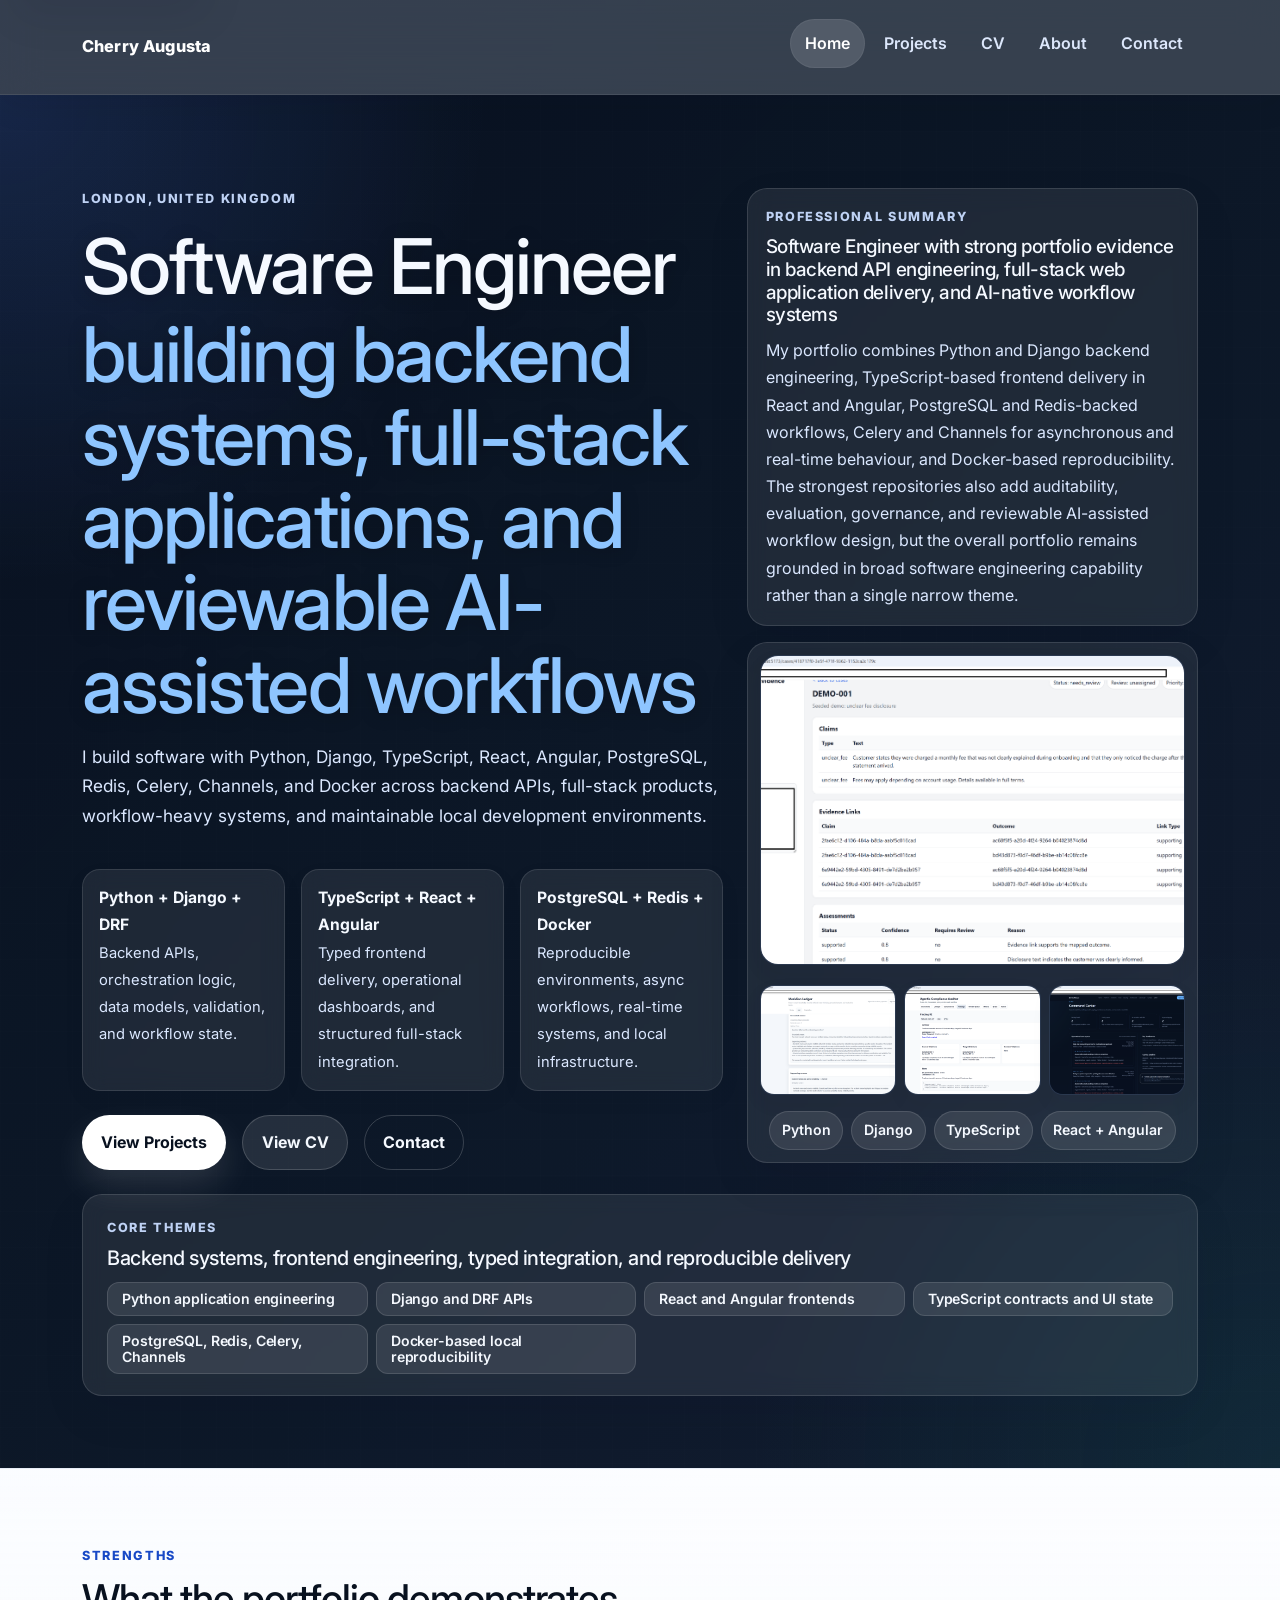
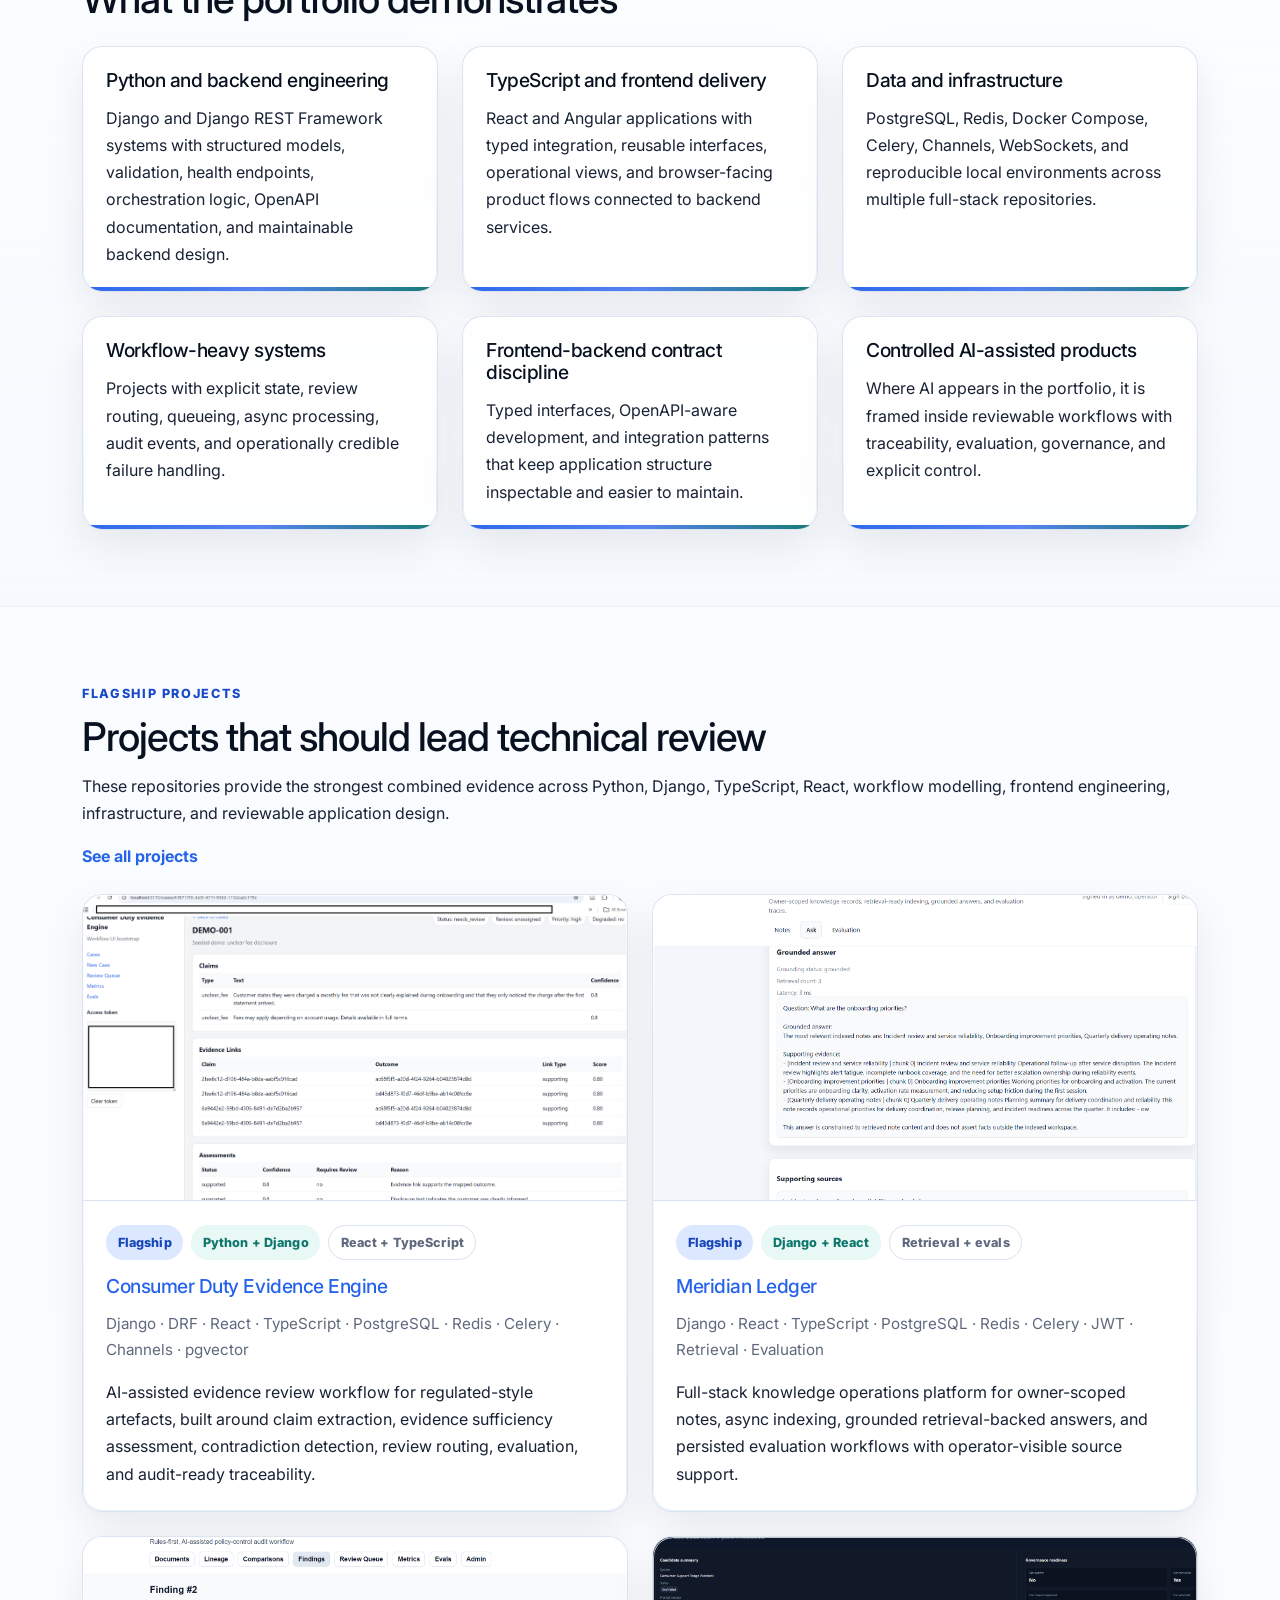
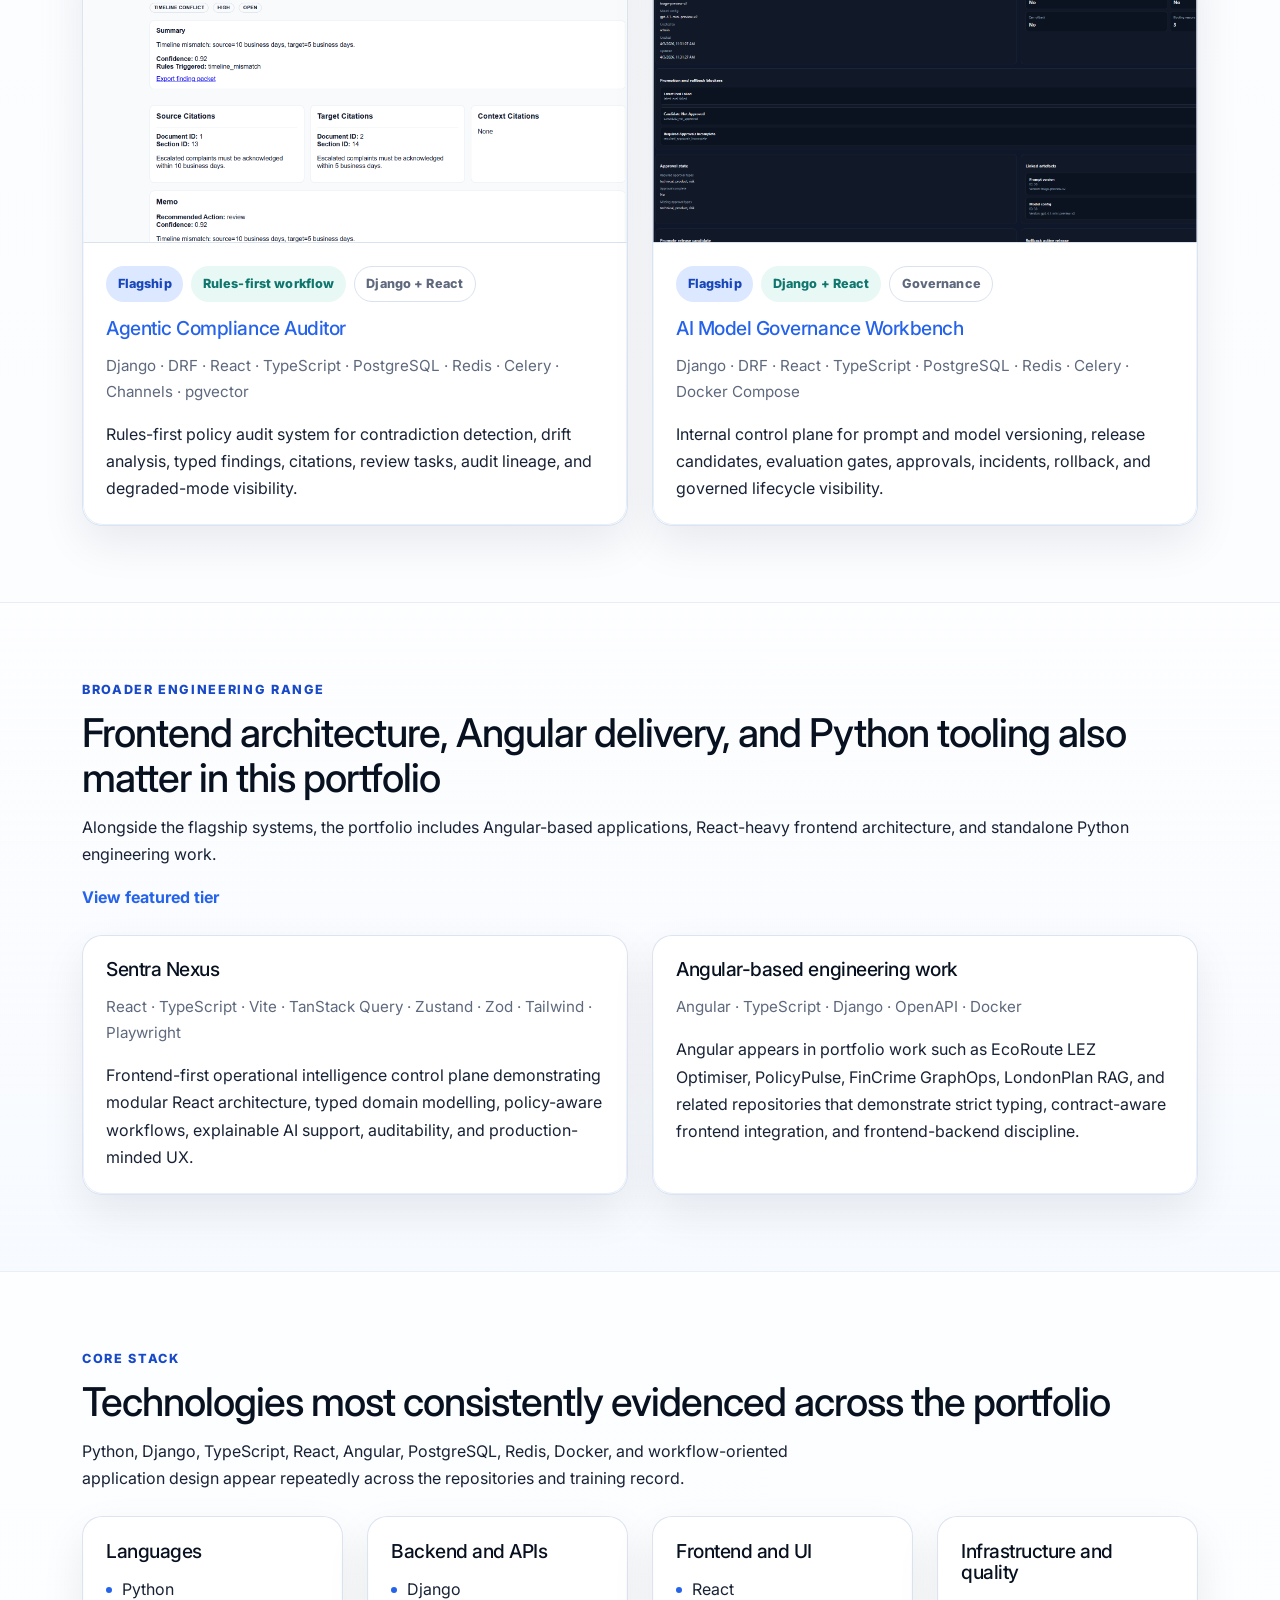
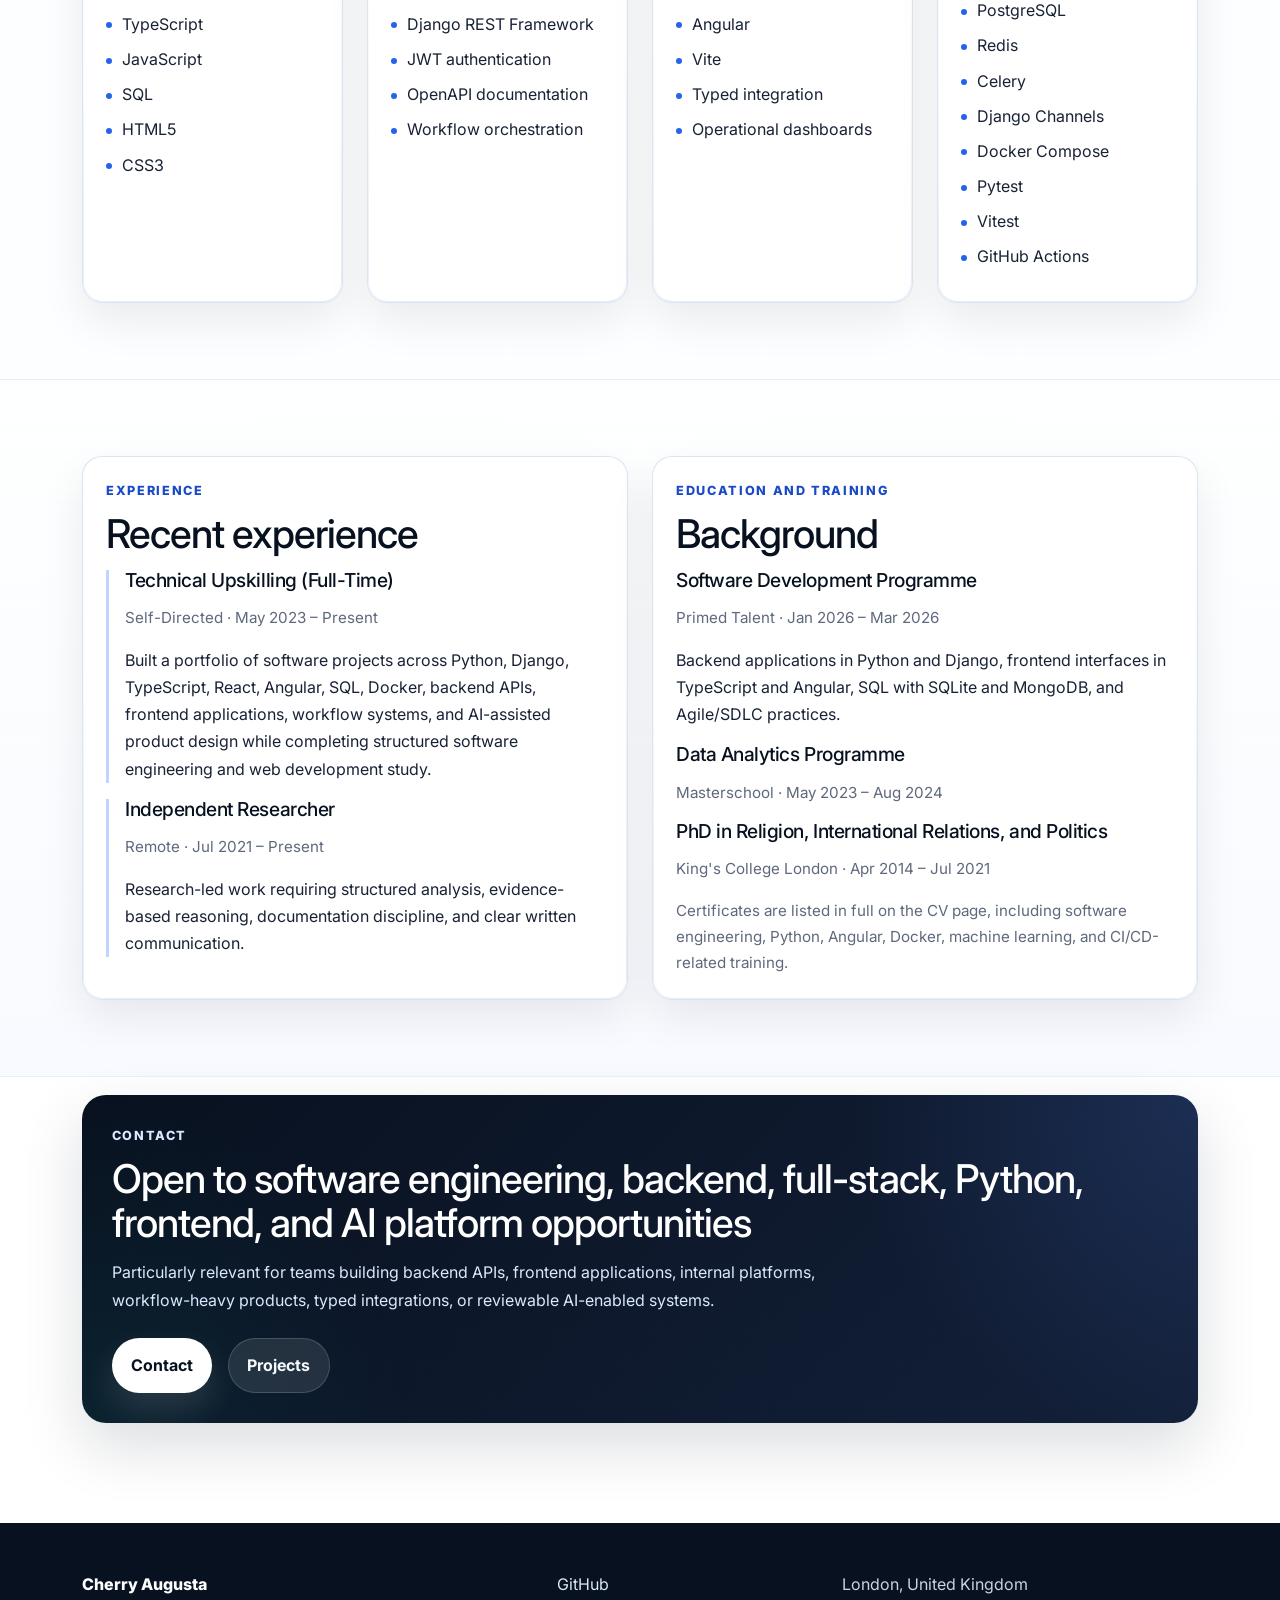
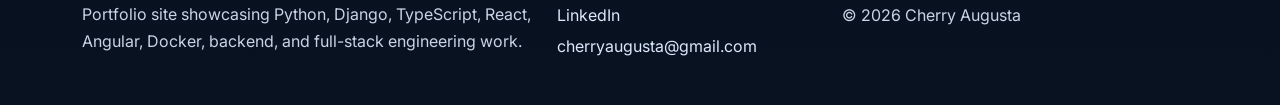
<file: index.html>
<!DOCTYPE html>
<html lang="en">
<head>
  <meta charset="utf-8">
  <meta name="viewport" content="width=device-width, initial-scale=1">
  <title>Cherry Augusta | Software Engineer | Python, Django, TypeScript, React, Angular, Docker</title>
  <meta name="description" content="Cherry Augusta is a London-based Software Engineer with portfolio work across Python, Django, TypeScript, React, Angular, PostgreSQL, Redis, Celery, Channels, Docker, backend APIs, full-stack web applications, and reviewable AI-assisted workflow systems.">
  <meta name="theme-color" content="#0b1220">
  <meta name="robots" content="index,follow">

  <meta property="og:title" content="Cherry Augusta | Software Engineer">
  <meta property="og:description" content="Python, Django, TypeScript, React, Angular, Docker, backend APIs, full-stack applications, and reviewable AI-assisted workflow systems.">
  <meta property="og:type" content="website">
  <meta property="og:url" content="https://cherryaugusta.github.io/developer-portfolio-profile">
  <meta property="og:image" content="https://cherryaugusta.github.io/developer-portfolio-profile/assets/og-preview.jpg">

  <meta name="twitter:card" content="summary_large_image">
  <meta name="twitter:title" content="Cherry Augusta | Software Engineer">
  <meta name="twitter:description" content="Python, Django, TypeScript, React, Angular, Docker, backend APIs, full-stack applications, and reviewable AI-assisted workflow systems.">
  <meta name="twitter:image" content="https://cherryaugusta.github.io/developer-portfolio-profile/assets/og-preview.jpg">

  <link rel="canonical" href="https://cherryaugusta.github.io/developer-portfolio-profile">
  <link rel="preconnect" href="https://fonts.googleapis.com">
  <link rel="preconnect" href="https://fonts.gstatic.com" crossorigin>
  <link href="https://fonts.googleapis.com/css2?family=Inter:wght@400;500;600;700;800;900&display=swap" rel="stylesheet">
  <link href="https://cdn.jsdelivr.net/npm/bootstrap@5.3.3/dist/css/bootstrap.min.css" rel="stylesheet" integrity="sha384-QWTKZyjpPEjISv5WaRU9OFeRpok6YctnYmDr5pNlyT2bRjXh0JMhjY6hW+ALEwIH" crossorigin="anonymous">
  <link rel="stylesheet" href="styles.css">
</head>
<body>

  <a class="ca-skip-link" href="#main-content">Skip to main content</a>

  <header class="ca-site-header sticky-top">
    <nav class="navbar navbar-expand-lg" aria-label="Primary">
      <div class="container ca-nav-container">
        <a class="navbar-brand ca-brand" href="index.html" aria-label="Cherry Augusta home">Cherry Augusta</a>

        <button class="navbar-toggler ca-nav-toggler" type="button"
          data-bs-toggle="collapse"
          data-bs-target="#primaryNav"
          aria-controls="primaryNav"
          aria-expanded="false"
          aria-label="Toggle navigation">
          <span class="ca-toggler-line"></span>
          <span class="ca-toggler-line"></span>
          <span class="ca-toggler-line"></span>
        </button>

        <div class="collapse navbar-collapse ca-nav-collapse" id="primaryNav">
          <ul class="navbar-nav ms-auto gap-1">
            <li class="nav-item">
              <a class="nav-link ca-nav-link active" aria-current="page" href="index.html">Home</a>
            </li>
            <li class="nav-item">
              <a class="nav-link ca-nav-link" href="projects.html">Projects</a>
            </li>
            <li class="nav-item">
              <a class="nav-link ca-nav-link" href="cv.html">CV</a>
            </li>
            <li class="nav-item">
              <a class="nav-link ca-nav-link" href="about.html">About</a>
            </li>
            <li class="nav-item">
              <a class="nav-link ca-nav-link" href="contact.html">Contact</a>
            </li>
          </ul>
        </div>
      </div>
    </nav>
  </header>

  <main id="main-content">

    <section class="ca-hero">
      <div class="container">
        <div class="row align-items-start g-4 ca-hero-row">

          <div class="col-lg-7">
            <div class="ca-hero-copy">
              <p class="ca-eyebrow">London, United Kingdom</p>
              <h1>
                <span class="ca-hero-title-primary d-block">Software Engineer</span>
                <span class="ca-hero-title-secondary d-block mt-1">building backend systems, full-stack applications, and reviewable AI-assisted workflows</span>
              </h1>
              <p class="ca-hero-lead">
                I build software with Python, Django, TypeScript, React, Angular, PostgreSQL, Redis, Celery, Channels, and Docker across backend APIs, full-stack products, workflow-heavy systems, and maintainable local development environments.
              </p>

              <div class="row g-3 ca-hero-metrics mt-2" aria-label="Primary technical strengths">
                <div class="col-md-4">
                  <div class="ca-metric">
                    <strong class="d-block">Python + Django + DRF</strong>
                    <span>Backend APIs, orchestration logic, data models, validation, and workflow state.</span>
                  </div>
                </div>
                <div class="col-md-4">
                  <div class="ca-metric">
                    <strong class="d-block">TypeScript + React + Angular</strong>
                    <span>Typed frontend delivery, operational dashboards, and structured full-stack integration.</span>
                  </div>
                </div>
                <div class="col-md-4">
                  <div class="ca-metric">
                    <strong class="d-block">PostgreSQL + Redis + Docker</strong>
                    <span>Reproducible environments, async workflows, real-time systems, and local infrastructure.</span>
                  </div>
                </div>
              </div>

              <div class="ca-cta-row d-flex flex-wrap gap-3 mt-4">
                <a class="ca-btn ca-btn-primary" href="projects.html">View Projects</a>
                <a class="ca-btn ca-btn-secondary" href="cv.html">View CV</a>
                <a class="ca-btn ca-btn-ghost" href="contact.html">Contact</a>
              </div>
            </div>
          </div>

          <aside class="col-lg-5" aria-label="Hero right column">
            <div class="d-flex flex-column gap-3">

              <div class="ca-hero-panel ca-hero-summary-panel" aria-label="Professional summary">
                <p class="ca-panel-label">Professional summary</p>
                <h2>Software Engineer with strong portfolio evidence in backend API engineering, full-stack web application delivery, and AI-native workflow systems</h2>
                <p class="ca-hero-summary-text mb-0">
                  My portfolio combines Python and Django backend engineering, TypeScript-based frontend delivery in React and Angular, PostgreSQL and Redis-backed workflows, Celery and Channels for asynchronous and real-time behaviour, and Docker-based reproducibility. The strongest repositories also add auditability, evaluation, governance, and reviewable AI-assisted workflow design, but the overall portfolio remains grounded in broad software engineering capability rather than a single narrow theme.
                </p>
              </div>

              <figure class="ca-profile-card ca-profile-card-compact mb-0">
                <div class="ca-hero-project-visual" aria-label="Selected project highlights">
                  <div class="ca-hero-project-main">
                    <img
                      src="screenshots/consumer-duty-evidence-engine/case-detail-weak-support.png"
                      alt="Consumer Duty Evidence Engine case review showing evidence sufficiency states and structured assessment"
                      width="1600" height="900"
                      loading="eager" decoding="async">
                  </div>
                  <div class="row g-2 mt-0 ca-hero-project-supporting">
                    <div class="col-4">
                      <img
                        src="screenshots/meridian-ledger/grounded-answer-with-sources.png"
                        alt="Meridian Ledger grounded answer view showing retrieved sources and answer output"
                        width="1600" height="900"
                        loading="lazy" decoding="async"
                        class="ca-hero-supporting-img">
                    </div>
                    <div class="col-4">
                      <img
                        src="screenshots/agentic-compliance-auditor/finding-detail-side-by-side.png"
                        alt="Agentic Compliance Auditor finding detail showing side-by-side contradiction analysis with cited evidence"
                        width="1600" height="900"
                        loading="lazy" decoding="async"
                        class="ca-hero-supporting-img">
                    </div>
                    <div class="col-4">
                      <img
                        src="screenshots/sentra-nexus/command-center.png"
                        alt="Sentra Nexus command center showing operational workflow metrics and constrained decision surfaces"
                        width="1600" height="900"
                        loading="lazy" decoding="async"
                        class="ca-hero-supporting-img">
                    </div>
                  </div>
                </div>
                <figcaption class="ca-profile-caption d-flex flex-wrap justify-content-center gap-2 pt-3">
                  <span>Python</span>
                  <span>Django</span>
                  <span>TypeScript</span>
                  <span>React + Angular</span>
                </figcaption>
              </figure>

            </div>
          </aside>

        </div>

        <div class="row">
          <div class="col-12">
            <div class="ca-hero-panel ca-hero-core-panel mt-4" aria-label="Core themes">
              <p class="ca-panel-label">Core themes</p>
              <h2>Backend systems, frontend engineering, typed integration, and reproducible delivery</h2>
              <ul class="ca-tag-list-core list-unstyled mb-0">
                <li>Python application engineering</li>
                <li>Django and DRF APIs</li>
                <li>React and Angular frontends</li>
                <li>TypeScript contracts and UI state</li>
                <li>PostgreSQL, Redis, Celery, Channels</li>
                <li>Docker-based local reproducibility</li>
              </ul>
            </div>
          </div>
        </div>

      </div>
    </section>

    <section class="ca-section ca-section-soft">
      <div class="container">
        <div class="ca-section-intro mb-4">
          <p class="ca-section-kicker">Strengths</p>
          <h2>What the portfolio demonstrates</h2>
        </div>
        <div class="row g-4">
          <div class="col-md-6 col-lg-4">
            <article class="ca-card ca-feature-card h-100">
              <h3>Python and backend engineering</h3>
              <p class="mb-0">Django and Django REST Framework systems with structured models, validation, health endpoints, orchestration logic, OpenAPI documentation, and maintainable backend design.</p>
            </article>
          </div>
          <div class="col-md-6 col-lg-4">
            <article class="ca-card ca-feature-card h-100">
              <h3>TypeScript and frontend delivery</h3>
              <p class="mb-0">React and Angular applications with typed integration, reusable interfaces, operational views, and browser-facing product flows connected to backend services.</p>
            </article>
          </div>
          <div class="col-md-6 col-lg-4">
            <article class="ca-card ca-feature-card h-100">
              <h3>Data and infrastructure</h3>
              <p class="mb-0">PostgreSQL, Redis, Docker Compose, Celery, Channels, WebSockets, and reproducible local environments across multiple full-stack repositories.</p>
            </article>
          </div>
          <div class="col-md-6 col-lg-4">
            <article class="ca-card ca-feature-card h-100">
              <h3>Workflow-heavy systems</h3>
              <p class="mb-0">Projects with explicit state, review routing, queueing, async processing, audit events, and operationally credible failure handling.</p>
            </article>
          </div>
          <div class="col-md-6 col-lg-4">
            <article class="ca-card ca-feature-card h-100">
              <h3>Frontend-backend contract discipline</h3>
              <p class="mb-0">Typed interfaces, OpenAPI-aware development, and integration patterns that keep application structure inspectable and easier to maintain.</p>
            </article>
          </div>
          <div class="col-md-6 col-lg-4">
            <article class="ca-card ca-feature-card h-100">
              <h3>Controlled AI-assisted products</h3>
              <p class="mb-0">Where AI appears in the portfolio, it is framed inside reviewable workflows with traceability, evaluation, governance, and explicit control.</p>
            </article>
          </div>
        </div>
      </div>
    </section>

    <section class="ca-section">
      <div class="container">
        <div class="d-flex justify-content-between align-items-end gap-3 flex-wrap ca-section-intro mb-4">
          <div>
            <p class="ca-section-kicker">Flagship projects</p>
            <h2>Projects that should lead technical review</h2>
            <p class="mb-0">These repositories provide the strongest combined evidence across Python, Django, TypeScript, React, workflow modelling, frontend engineering, infrastructure, and reviewable application design.</p>
          </div>
          <a class="ca-text-link text-nowrap" href="projects.html">See all projects</a>
        </div>

        <div class="row g-4">
          <div class="col-md-6">
            <article class="ca-project-card ca-project-card-with-image h-100">
              <div class="ca-project-image-wrap">
                <img src="screenshots/consumer-duty-evidence-engine/case-detail-weak-support.png" alt="Consumer Duty Evidence Engine case review showing evidence sufficiency states and structured assessment" width="1600" height="900" loading="lazy" decoding="async">
              </div>
              <div class="ca-project-content">
                <div class="d-flex flex-wrap gap-2 mb-3">
                  <span class="ca-badge ca-badge-primary">Flagship</span>
                  <span class="ca-badge ca-badge-accent">Python + Django</span>
                  <span class="ca-badge ca-badge-outline">React + TypeScript</span>
                </div>
                <h3><a href="https://github.com/cherryaugusta/consumer-duty-evidence-engine" target="_blank" rel="noopener noreferrer">Consumer Duty Evidence Engine</a></h3>
                <p class="ca-stack">Django · DRF · React · TypeScript · PostgreSQL · Redis · Celery · Channels · pgvector</p>
                <p class="mb-0">AI-assisted evidence review workflow for regulated-style artefacts, built around claim extraction, evidence sufficiency assessment, contradiction detection, review routing, evaluation, and audit-ready traceability.</p>
              </div>
            </article>
          </div>

          <div class="col-md-6">
            <article class="ca-project-card ca-project-card-with-image h-100">
              <div class="ca-project-image-wrap">
                <img src="screenshots/meridian-ledger/grounded-answer-with-sources.png" alt="Meridian Ledger grounded answer view showing retrieved sources and answer output" width="1600" height="900" loading="lazy" decoding="async">
              </div>
              <div class="ca-project-content">
                <div class="d-flex flex-wrap gap-2 mb-3">
                  <span class="ca-badge ca-badge-primary">Flagship</span>
                  <span class="ca-badge ca-badge-accent">Django + React</span>
                  <span class="ca-badge ca-badge-outline">Retrieval + evals</span>
                </div>
                <h3><a href="https://github.com/cherryaugusta/meridian-ledger" target="_blank" rel="noopener noreferrer">Meridian Ledger</a></h3>
                <p class="ca-stack">Django · React · TypeScript · PostgreSQL · Redis · Celery · JWT · Retrieval · Evaluation</p>
                <p class="mb-0">Full-stack knowledge operations platform for owner-scoped notes, async indexing, grounded retrieval-backed answers, and persisted evaluation workflows with operator-visible source support.</p>
              </div>
            </article>
          </div>

          <div class="col-md-6">
            <article class="ca-project-card ca-project-card-with-image h-100">
              <div class="ca-project-image-wrap">
                <img src="screenshots/agentic-compliance-auditor/finding-detail-side-by-side.png" alt="Agentic Compliance Auditor finding detail showing side-by-side contradiction analysis with cited evidence" width="1600" height="900" loading="lazy" decoding="async">
              </div>
              <div class="ca-project-content">
                <div class="d-flex flex-wrap gap-2 mb-3">
                  <span class="ca-badge ca-badge-primary">Flagship</span>
                  <span class="ca-badge ca-badge-accent">Rules-first workflow</span>
                  <span class="ca-badge ca-badge-outline">Django + React</span>
                </div>
                <h3><a href="https://github.com/cherryaugusta/agentic-compliance-auditor" target="_blank" rel="noopener noreferrer">Agentic Compliance Auditor</a></h3>
                <p class="ca-stack">Django · DRF · React · TypeScript · PostgreSQL · Redis · Celery · Channels · pgvector</p>
                <p class="mb-0">Rules-first policy audit system for contradiction detection, drift analysis, typed findings, citations, review tasks, audit lineage, and degraded-mode visibility.</p>
              </div>
            </article>
          </div>

          <div class="col-md-6">
            <article class="ca-project-card ca-project-card-with-image h-100">
              <div class="ca-project-image-wrap">
                <img src="screenshots/ai-model-governance-workbench/release-candidate-blocked.png" alt="AI Model Governance Workbench screen showing blocked release candidate and approval controls" width="1600" height="900" loading="lazy" decoding="async">
              </div>
              <div class="ca-project-content">
                <div class="d-flex flex-wrap gap-2 mb-3">
                  <span class="ca-badge ca-badge-primary">Flagship</span>
                  <span class="ca-badge ca-badge-accent">Django + React</span>
                  <span class="ca-badge ca-badge-outline">Governance</span>
                </div>
                <h3><a href="https://github.com/cherryaugusta/ai-model-governance-workbench" target="_blank" rel="noopener noreferrer">AI Model Governance Workbench</a></h3>
                <p class="ca-stack">Django · DRF · React · TypeScript · PostgreSQL · Redis · Celery · Docker Compose</p>
                <p class="mb-0">Internal control plane for prompt and model versioning, release candidates, evaluation gates, approvals, incidents, rollback, and governed lifecycle visibility.</p>
              </div>
            </article>
          </div>
        </div>
      </div>
    </section>

    <section class="ca-section ca-section-soft">
      <div class="container">
        <div class="d-flex justify-content-between align-items-end gap-3 flex-wrap ca-section-intro mb-4">
          <div>
            <p class="ca-section-kicker">Broader engineering range</p>
            <h2>Frontend architecture, Angular delivery, and Python tooling also matter in this portfolio</h2>
            <p class="mb-0">Alongside the flagship systems, the portfolio includes Angular-based applications, React-heavy frontend architecture, and standalone Python engineering work.</p>
          </div>
          <a class="ca-text-link text-nowrap" href="projects.html#featured-projects">View featured tier</a>
        </div>
        <div class="row g-4">
          <div class="col-md-6">
            <article class="ca-card h-100">
              <h3>Sentra Nexus</h3>
              <p class="ca-stack">React · TypeScript · Vite · TanStack Query · Zustand · Zod · Tailwind · Playwright</p>
              <p class="mb-0">Frontend-first operational intelligence control plane demonstrating modular React architecture, typed domain modelling, policy-aware workflows, explainable AI support, auditability, and production-minded UX.</p>
            </article>
          </div>
          <div class="col-md-6">
            <article class="ca-card h-100">
              <h3>Angular-based engineering work</h3>
              <p class="ca-stack">Angular · TypeScript · Django · OpenAPI · Docker</p>
              <p class="mb-0">Angular appears in portfolio work such as EcoRoute LEZ Optimiser, PolicyPulse, FinCrime GraphOps, LondonPlan RAG, and related repositories that demonstrate strict typing, contract-aware frontend integration, and frontend-backend discipline.</p>
            </article>
          </div>
        </div>
      </div>
    </section>

    <section class="ca-section">
      <div class="container">
        <div class="ca-section-intro mb-4">
          <p class="ca-section-kicker">Core stack</p>
          <h2>Technologies most consistently evidenced across the portfolio</h2>
          <p>Python, Django, TypeScript, React, Angular, PostgreSQL, Redis, Docker, and workflow-oriented application design appear repeatedly across the repositories and training record.</p>
        </div>
        <div class="row g-4">
          <div class="col-sm-6 col-lg-3">
            <article class="ca-card h-100">
              <h3>Languages</h3>
              <ul class="ca-plain-list mb-0">
                <li>Python</li>
                <li>TypeScript</li>
                <li>JavaScript</li>
                <li>SQL</li>
                <li>HTML5</li>
                <li>CSS3</li>
              </ul>
            </article>
          </div>
          <div class="col-sm-6 col-lg-3">
            <article class="ca-card h-100">
              <h3>Backend and APIs</h3>
              <ul class="ca-plain-list mb-0">
                <li>Django</li>
                <li>Django REST Framework</li>
                <li>JWT authentication</li>
                <li>OpenAPI documentation</li>
                <li>Workflow orchestration</li>
              </ul>
            </article>
          </div>
          <div class="col-sm-6 col-lg-3">
            <article class="ca-card h-100">
              <h3>Frontend and UI</h3>
              <ul class="ca-plain-list mb-0">
                <li>React</li>
                <li>Angular</li>
                <li>Vite</li>
                <li>Typed integration</li>
                <li>Operational dashboards</li>
              </ul>
            </article>
          </div>
          <div class="col-sm-6 col-lg-3">
            <article class="ca-card h-100">
              <h3>Infrastructure and quality</h3>
              <ul class="ca-plain-list mb-0">
                <li>PostgreSQL</li>
                <li>Redis</li>
                <li>Celery</li>
                <li>Django Channels</li>
                <li>Docker Compose</li>
                <li>Pytest</li>
                <li>Vitest</li>
                <li>GitHub Actions</li>
              </ul>
            </article>
          </div>
        </div>
      </div>
    </section>

    <section class="ca-section ca-section-soft">
      <div class="container">
        <div class="row g-4">
          <div class="col-md-6">
            <article class="ca-card h-100">
              <p class="ca-section-kicker">Experience</p>
              <h2>Recent experience</h2>
              <div class="ca-timeline-item">
                <h3>Technical Upskilling (Full-Time)</h3>
                <p class="ca-meta">Self-Directed · May 2023 – Present</p>
                <p class="mb-0">Built a portfolio of software projects across Python, Django, TypeScript, React, Angular, SQL, Docker, backend APIs, frontend applications, workflow systems, and AI-assisted product design while completing structured software engineering and web development study.</p>
              </div>
              <div class="ca-timeline-item mt-3">
                <h3>Independent Researcher</h3>
                <p class="ca-meta">Remote · Jul 2021 – Present</p>
                <p class="mb-0">Research-led work requiring structured analysis, evidence-based reasoning, documentation discipline, and clear written communication.</p>
              </div>
            </article>
          </div>
          <div class="col-md-6">
            <article class="ca-card h-100">
              <p class="ca-section-kicker">Education and training</p>
              <h2>Background</h2>
              <div class="ca-education-block">
                <h3>Software Development Programme</h3>
                <p class="ca-meta">Primed Talent · Jan 2026 – Mar 2026</p>
                <p>Backend applications in Python and Django, frontend interfaces in TypeScript and Angular, SQL with SQLite and MongoDB, and Agile/SDLC practices.</p>
              </div>
              <div class="ca-education-block">
                <h3>Data Analytics Programme</h3>
                <p class="ca-meta">Masterschool · May 2023 – Aug 2024</p>
              </div>
              <div class="ca-education-block">
                <h3>PhD in Religion, International Relations, and Politics</h3>
                <p class="ca-meta">King's College London · Apr 2014 – Jul 2021</p>
              </div>
              <p class="ca-note-text mb-0">Certificates are listed in full on the CV page, including software engineering, Python, Angular, Docker, machine learning, and CI/CD-related training.</p>
            </article>
          </div>
        </div>
      </div>
    </section>

    <section class="ca-section ca-section-cta">
      <div class="container">
        <div class="ca-cta-panel d-flex flex-wrap align-items-center justify-content-between gap-4">
          <div>
            <p class="ca-section-kicker ca-section-kicker-light">Contact</p>
            <h2>Open to software engineering, backend, full-stack, Python, frontend, and AI platform opportunities</h2>
            <p class="mb-0">Particularly relevant for teams building backend APIs, frontend applications, internal platforms, workflow-heavy products, typed integrations, or reviewable AI-enabled systems.</p>
          </div>
          <div class="d-flex flex-wrap gap-3">
            <a class="ca-btn ca-btn-primary" href="contact.html">Contact</a>
            <a class="ca-btn ca-btn-secondary" href="projects.html">Projects</a>
          </div>
        </div>
      </div>
    </section>

  </main>

  <footer class="ca-site-footer">
    <div class="container">
      <div class="row g-4">
        <div class="col-lg-5">
          <p class="ca-footer-title">Cherry Augusta</p>
          <p class="mb-0">Portfolio site showcasing Python, Django, TypeScript, React, Angular, Docker, backend, and full-stack engineering work.</p>
        </div>
        <div class="col-sm-6 col-lg-3">
          <p class="mb-1"><a href="https://github.com/cherryaugusta" target="_blank" rel="noopener noreferrer">GitHub</a></p>
          <p class="mb-1"><a href="https://www.linkedin.com/in/cherry-augusta-3957a916" target="_blank" rel="noopener noreferrer">LinkedIn</a></p>
          <p class="mb-0"><a href="mailto:cherryaugusta@gmail.com">cherryaugusta@gmail.com</a></p>
        </div>
        <div class="col-sm-6 col-lg-4">
          <p class="mb-1">London, United Kingdom</p>
          <p class="mb-0">© <span id="current-year">2026</span> Cherry Augusta</p>
        </div>
      </div>
    </div>
  </footer>

  <script src="https://cdn.jsdelivr.net/npm/bootstrap@5.3.3/dist/js/bootstrap.bundle.min.js" integrity="sha384-YvpcrYf0tY3lHB60NNkmXc4s9bIOgUxi8T/jzmFyFnDFTX5X3TI5ip47tIiLgkD" crossorigin="anonymous"></script>
  <script src="script.js"></script>
</body>
</html>
</file>
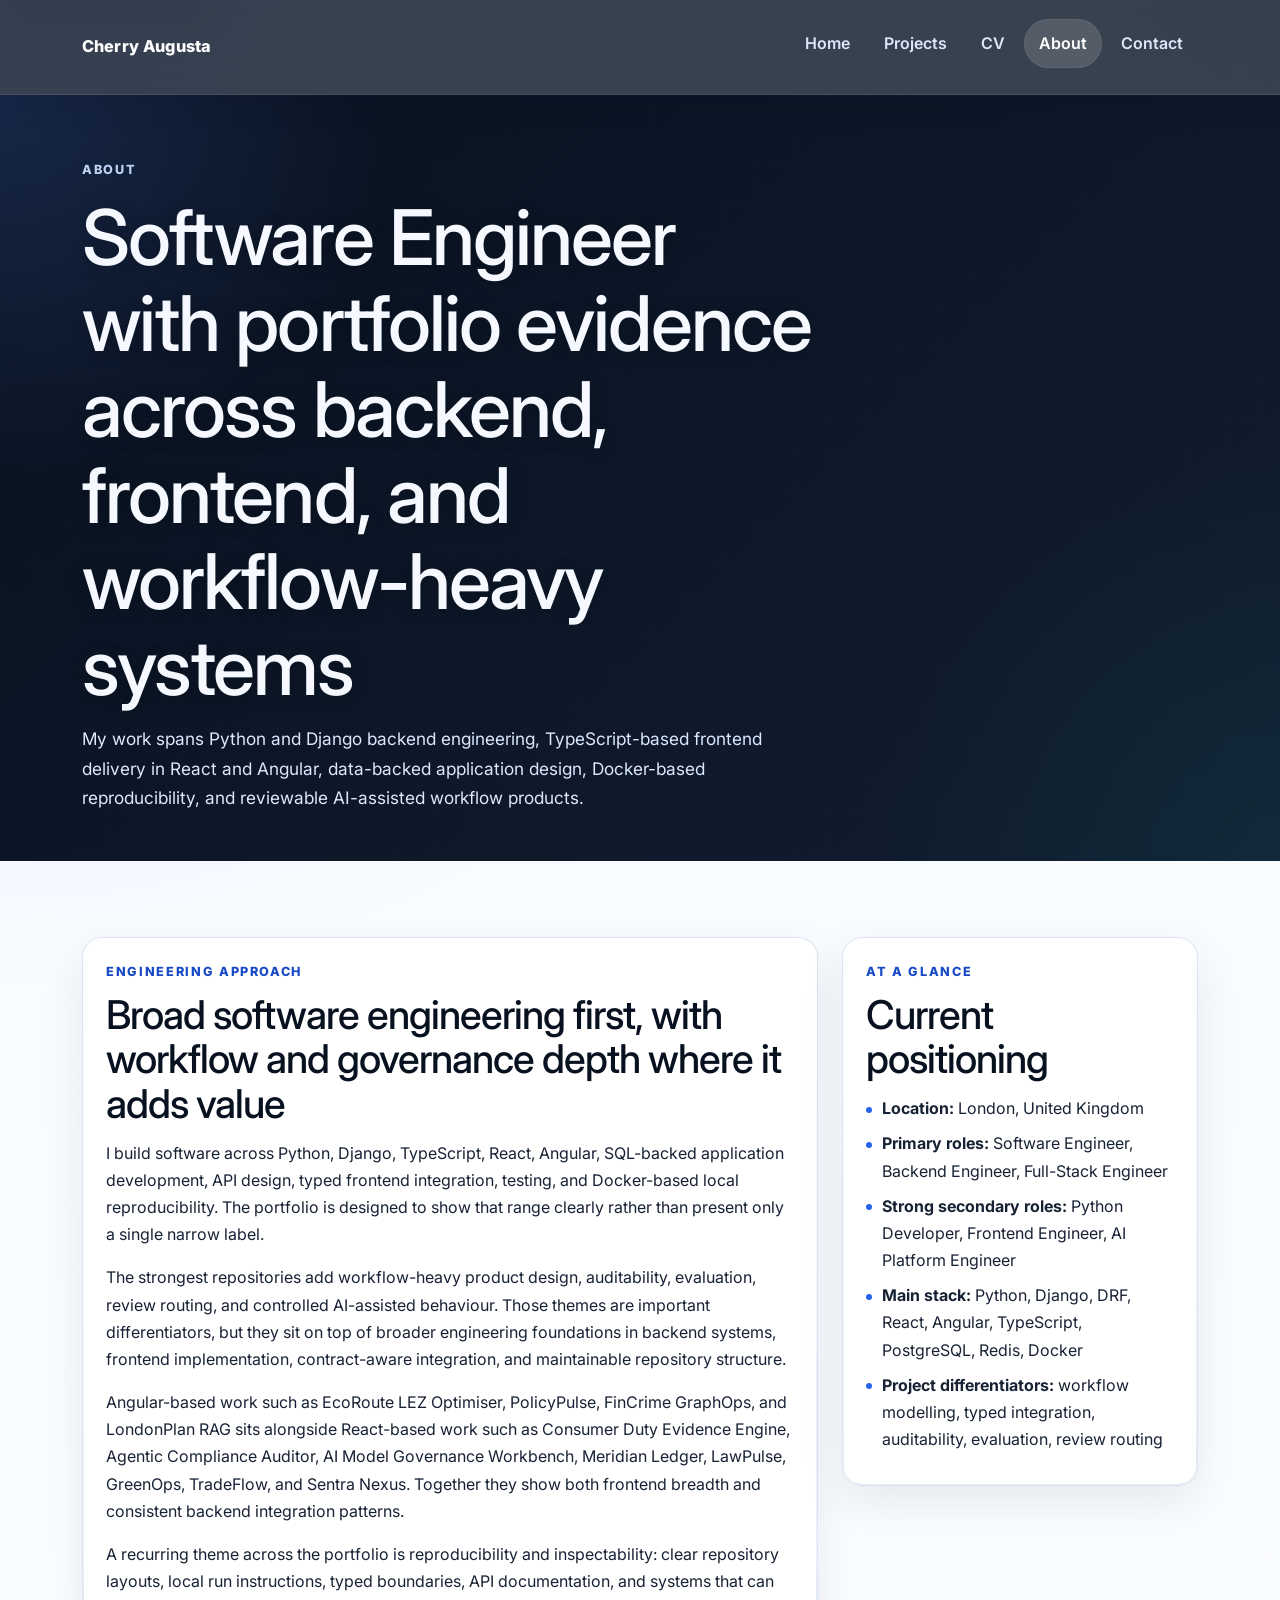
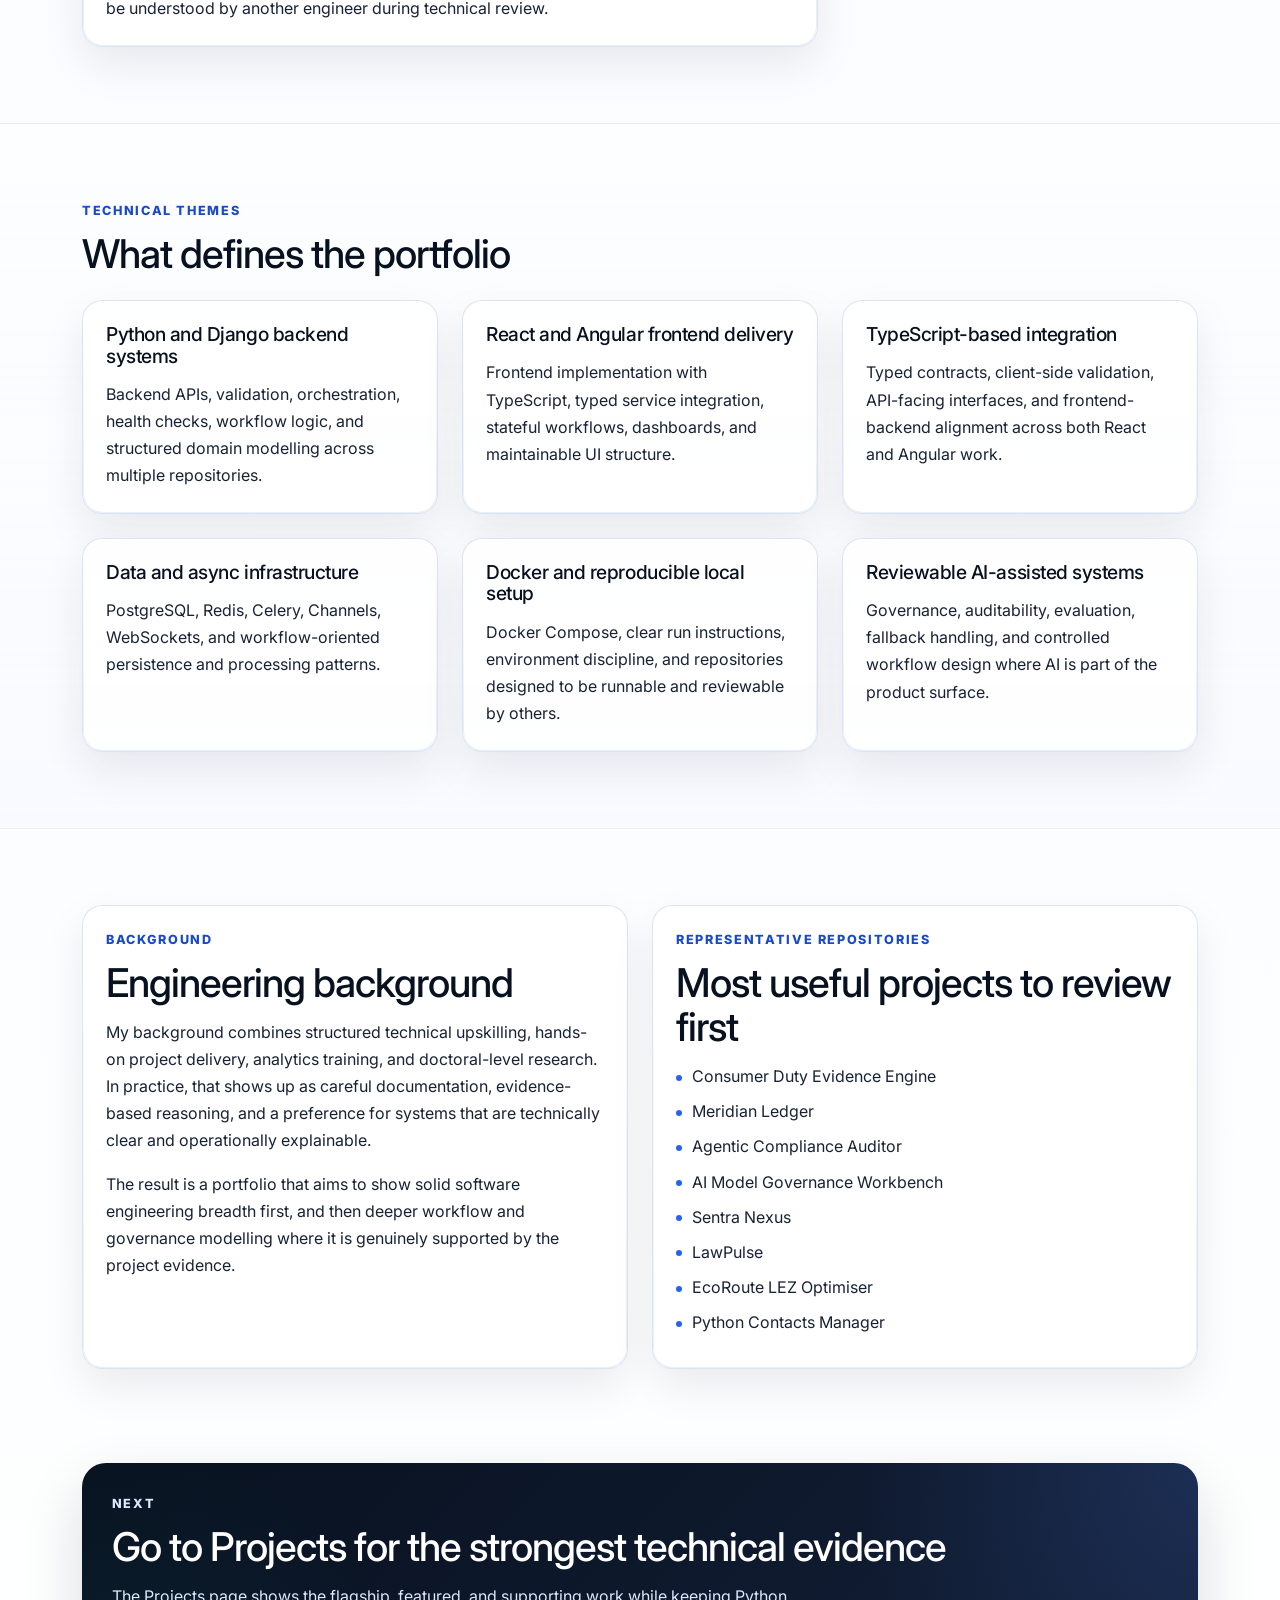
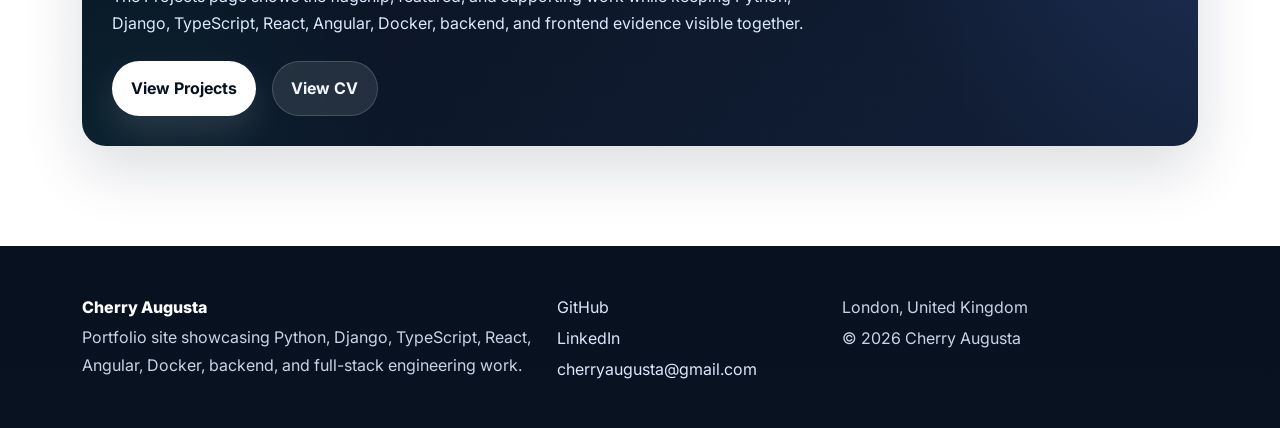
<file: about.html>
<!DOCTYPE html>
<html lang="en">
<head>
  <meta charset="utf-8">
  <meta name="viewport" content="width=device-width, initial-scale=1">
  <title>About | Cherry Augusta</title>
  <meta name="description" content="About Cherry Augusta, a London-based Software Engineer with portfolio work across Python, Django, TypeScript, React, Angular, PostgreSQL, Redis, Docker, backend APIs, full-stack systems, and reviewable AI-assisted workflows.">
  <meta name="theme-color" content="#0b1220">
  <meta property="og:title" content="About | Cherry Augusta">
  <meta property="og:description" content="Software Engineer focused on Python, Django, TypeScript, React, Angular, Docker, backend systems, frontend delivery, and reviewable workflow products.">
  <meta property="og:type" content="website">
  <meta property="og:url" content="https://cherryaugusta.github.io/developer-portfolio-profile/about.html">
  <meta property="og:image" content="https://cherryaugusta.github.io/developer-portfolio-profile/assets/og-preview.jpg">
  <meta name="twitter:card" content="summary_large_image">
  <meta name="twitter:title" content="About | Cherry Augusta">
  <meta name="twitter:description" content="Software Engineer focused on Python, Django, TypeScript, React, Angular, Docker, backend systems, frontend delivery, and reviewable workflow products.">
  <meta name="twitter:image" content="https://cherryaugusta.github.io/developer-portfolio-profile/assets/og-preview.jpg">
  <link rel="canonical" href="https://cherryaugusta.github.io/developer-portfolio-profile/about.html">
  <link rel="preconnect" href="https://fonts.googleapis.com">
  <link rel="preconnect" href="https://fonts.gstatic.com" crossorigin>
  <link href="https://fonts.googleapis.com/css2?family=Inter:wght@400;500;600;700;800;900&display=swap" rel="stylesheet">
  <link href="https://cdn.jsdelivr.net/npm/bootstrap@5.3.3/dist/css/bootstrap.min.css" rel="stylesheet" integrity="sha384-QWTKZyjpPEjISv5WaRU9OFeRpok6YctnYmDr5pNlyT2bRjXh0JMhjY6hW+ALEwIH" crossorigin="anonymous">
  <link rel="stylesheet" href="styles.css">
</head>
<body>

  <a class="ca-skip-link" href="#main-content">Skip to main content</a>

  <header class="ca-site-header sticky-top">
    <nav class="navbar navbar-expand-lg" aria-label="Primary">
      <div class="container ca-nav-container">
        <a class="navbar-brand ca-brand" href="index.html" aria-label="Cherry Augusta home">Cherry Augusta</a>
        <button class="navbar-toggler ca-nav-toggler" type="button"
          data-bs-toggle="collapse"
          data-bs-target="#primaryNav"
          aria-controls="primaryNav"
          aria-expanded="false"
          aria-label="Toggle navigation">
          <span class="ca-toggler-line"></span>
          <span class="ca-toggler-line"></span>
          <span class="ca-toggler-line"></span>
        </button>
        <div class="collapse navbar-collapse ca-nav-collapse" id="primaryNav">
          <ul class="navbar-nav ms-auto gap-1">
            <li class="nav-item"><a class="nav-link ca-nav-link" href="index.html">Home</a></li>
            <li class="nav-item"><a class="nav-link ca-nav-link" href="projects.html">Projects</a></li>
            <li class="nav-item"><a class="nav-link ca-nav-link" href="cv.html">CV</a></li>
            <li class="nav-item"><a class="nav-link ca-nav-link active" aria-current="page" href="about.html">About</a></li>
            <li class="nav-item"><a class="nav-link ca-nav-link" href="contact.html">Contact</a></li>
          </ul>
        </div>
      </div>
    </nav>
  </header>

  <main id="main-content" class="ca-page-main">

    <!-- PAAgE HErO -->
    <section class="ca-page-hero">
      <div class="container">
        <div class="row">
          <div class="col-lg-9 col-xl-8">
            <p class="ca-eyebrow">About</p>
            <h1>Software Engineer with portfolio evidence across backend, frontend, and workflow-heavy systems</h1>
            <p class="ca-page-lead mb-0">
              My work spans Python and Django backend engineering, TypeScript-based frontend delivery in React and Angular, data-backed application design, Docker-based reproducibility, and reviewable AI-assisted workflow products.
            </p>
          </div>
        </div>
      </div>
    </section>

    <!-- EENGINEERING APPRAOCH -->
    <section class="ca-section">
      <div class="container">
        <div class="row g-4 align-items-start">
          <div class="col-lg-8">
            <article class="ca-card ca-prose h-100">
              <p class="ca-section-kicker">Engineering approach</p>
              <h2>Broad software engineering first, with workflow and governance depth where it adds value</h2>
              <p>
                I build software across Python, Django, TypeScript, React, Angular, SQL-backed application development, API design, typed frontend integration, testing, and Docker-based local reproducibility. The portfolio is designed to show that range clearly rather than present only a single narrow label.
              </p>
              <p>
                The strongest repositories add workflow-heavy product design, auditability, evaluation, review routing, and controlled AI-assisted behaviour. Those themes are important differentiators, but they sit on top of broader engineering foundations in backend systems, frontend implementation, contract-aware integration, and maintainable repository structure.
              </p>
              <p>
                Angular-based work such as EcoRoute LEZ Optimiser, PolicyPulse, FinCrime GraphOps, and LondonPlan RAG sits alongside React-based work such as Consumer Duty Evidence Engine, Agentic Compliance Auditor, AI Model Governance Workbench, Meridian Ledger, LawPulse, GreenOps, TradeFlow, and Sentra Nexus. Together they show both frontend breadth and consistent backend integration patterns.
              </p>
              <p class="mb-0">
                A recurring theme across the portfolio is reproducibility and inspectability: clear repository layouts, local run instructions, typed boundaries, API documentation, and systems that can be understood by another engineer during technical review.
              </p>
            </article>
          </div>
          <div class="col-lg-4">
            <aside class="ca-card ca-about-summary-card ca-sticky-aside">
              <p class="ca-section-kicker">At a glance</p>
              <h2>Current positioning</h2>
              <ul class="ca-plain-list mb-0">
                <li><strong>Location:</strong> London, United Kingdom</li>
                <li><strong>Primary roles:</strong> Software Engineer, Backend Engineer, Full-Stack Engineer</li>
                <li><strong>Strong secondary roles:</strong> Python Developer, Frontend Engineer, AI Platform Engineer</li>
                <li><strong>Main stack:</strong> Python, Django, DRF, React, Angular, TypeScript, PostgreSQL, Redis, Docker</li>
                <li><strong>Project differentiators:</strong> workflow modelling, typed integration, auditability, evaluation, review routing</li>
              </ul>
            </aside>
          </div>
        </div>
      </div>
    </section>

    <!-- TECHNICAL THEMES -->
    <section class="ca-section ca-section-soft">
      <div class="container">
        <div class="ca-section-intro mb-4">
          <p class="ca-section-kicker">Technical themes</p>
          <h2>What defines the portfolio</h2>
        </div>
        <div class="row g-4">
          <div class="col-md-6 col-lg-4">
            <article class="ca-card h-100">
              <h3>Python and Django backend systems</h3>
              <p class="mb-0">Backend APIs, validation, orchestration, health checks, workflow logic, and structured domain modelling across multiple repositories.</p>
            </article>
          </div>
          <div class="col-md-6 col-lg-4">
            <article class="ca-card h-100">
              <h3>React and Angular frontend delivery</h3>
              <p class="mb-0">Frontend implementation with TypeScript, typed service integration, stateful workflows, dashboards, and maintainable UI structure.</p>
            </article>
          </div>
          <div class="col-md-6 col-lg-4">
            <article class="ca-card h-100">
              <h3>TypeScript-based integration</h3>
              <p class="mb-0">Typed contracts, client-side validation, API-facing interfaces, and frontend-backend alignment across both React and Angular work.</p>
            </article>
          </div>
          <div class="col-md-6 col-lg-4">
            <article class="ca-card h-100">
              <h3>Data and async infrastructure</h3>
              <p class="mb-0">PostgreSQL, Redis, Celery, Channels, WebSockets, and workflow-oriented persistence and processing patterns.</p>
            </article>
          </div>
          <div class="col-md-6 col-lg-4">
            <article class="ca-card h-100">
              <h3>Docker and reproducible local setup</h3>
              <p class="mb-0">Docker Compose, clear run instructions, environment discipline, and repositories designed to be runnable and reviewable by others.</p>
            </article>
          </div>
          <div class="col-md-6 col-lg-4">
            <article class="ca-card h-100">
              <h3>Reviewable AI-assisted systems</h3>
              <p class="mb-0">Governance, auditability, evaluation, fallback handling, and controlled workflow design where AI is part of the product surface.</p>
            </article>
          </div>
        </div>
      </div>
    </section>

    <!-- BACKGROUNd + REPOS -->
    <section class="ca-section">
      <div class="container">
        <div class="row g-4">
          <div class="col-md-6">
            <article class="ca-card h-100">
              <p class="ca-section-kicker">Background</p>
              <h2>Engineering background</h2>
              <p>
                My background combines structured technical upskilling, hands-on project delivery, analytics training, and doctoral-level research. In practice, that shows up as careful documentation, evidence-based reasoning, and a preference for systems that are technically clear and operationally explainable.
              </p>
              <p class="mb-0">
                The result is a portfolio that aims to show solid software engineering breadth first, and then deeper workflow and governance modelling where it is genuinely supported by the project evidence.
              </p>
            </article>
          </div>
          <div class="col-md-6">
            <article class="ca-card h-100">
              <p class="ca-section-kicker">Representative repositories</p>
              <h2>Most useful projects to review first</h2>
              <ul class="ca-plain-list mb-0">
                <li>Consumer Duty Evidence Engine</li>
                <li>Meridian Ledger</li>
                <li>Agentic Compliance Auditor</li>
                <li>AI Model Governance Workbench</li>
                <li>Sentra Nexus</li>
                <li>LawPulse</li>
                <li>EcoRoute LEZ Optimiser</li>
                <li>Python Contacts Manager</li>
              </ul>
            </article>
          </div>
        </div>
      </div>
    </section>

    <!-- CTA -->
    <section class="ca-section ca-section-cta">
      <div class="container">
        <div class="ca-cta-panel d-flex flex-wrap align-items-center justify-content-between gap-4">
          <div>
            <p class="ca-section-kicker ca-section-kicker-light">Next</p>
            <h2>Go to Projects for the strongest technical evidence</h2>
            <p class="mb-0">The Projects page shows the flagship, featured, and supporting work while keeping Python, Django, TypeScript, React, Angular, Docker, backend, and frontend evidence visible together.</p>
          </div>
          <div class="d-flex flex-wrap gap-3">
            <a class="ca-btn ca-btn-primary" href="projects.html">View Projects</a>
            <a class="ca-btn ca-btn-secondary" href="cv.html">View CV</a>
          </div>
        </div>
      </div>
    </section>

  </main>

  <footer class="ca-site-footer">
    <div class="container">
      <div class="row g-4">
        <div class="col-lg-5">
          <p class="ca-footer-title">Cherry Augusta</p>
          <p class="mb-0">Portfolio site showcasing Python, Django, TypeScript, React, Angular, Docker, backend, and full-stack engineering work.</p>
        </div>
        <div class="col-sm-6 col-lg-3">
          <p class="mb-1"><a href="https://github.com/cherryaugusta" target="_blank" rel="noopener noreferrer">GitHub</a></p>
          <p class="mb-1"><a href="https://www.linkedin.com/in/cherry-augusta-3957a916" target="_blank" rel="noopener noreferrer">LinkedIn</a></p>
          <p class="mb-0"><a href="mailto:cherryaugusta@gmail.com">cherryaugusta@gmail.com</a></p>
        </div>
        <div class="col-sm-6 col-lg-4">
          <p class="mb-1">London, United Kingdom</p>
          <p class="mb-0">© <span id="current-year">2026</span> Cherry Augusta</p>
        </div>
      </div>
    </div>
  </footer>

  <script src="https://cdn.jsdelivr.net/npm/bootstrap@5.3.3/dist/js/bootstrap.bundle.min.js" integrity="sha384-YvpcrYf0tY3lHB60NNkmXc4s9bIOgUxi8T/jzmFyFnDFTX5X3TI5ip47tIiLgkD" crossorigin="anonymous"></script>
  <script src="script.js"></script>
</body>
</html>
</file>
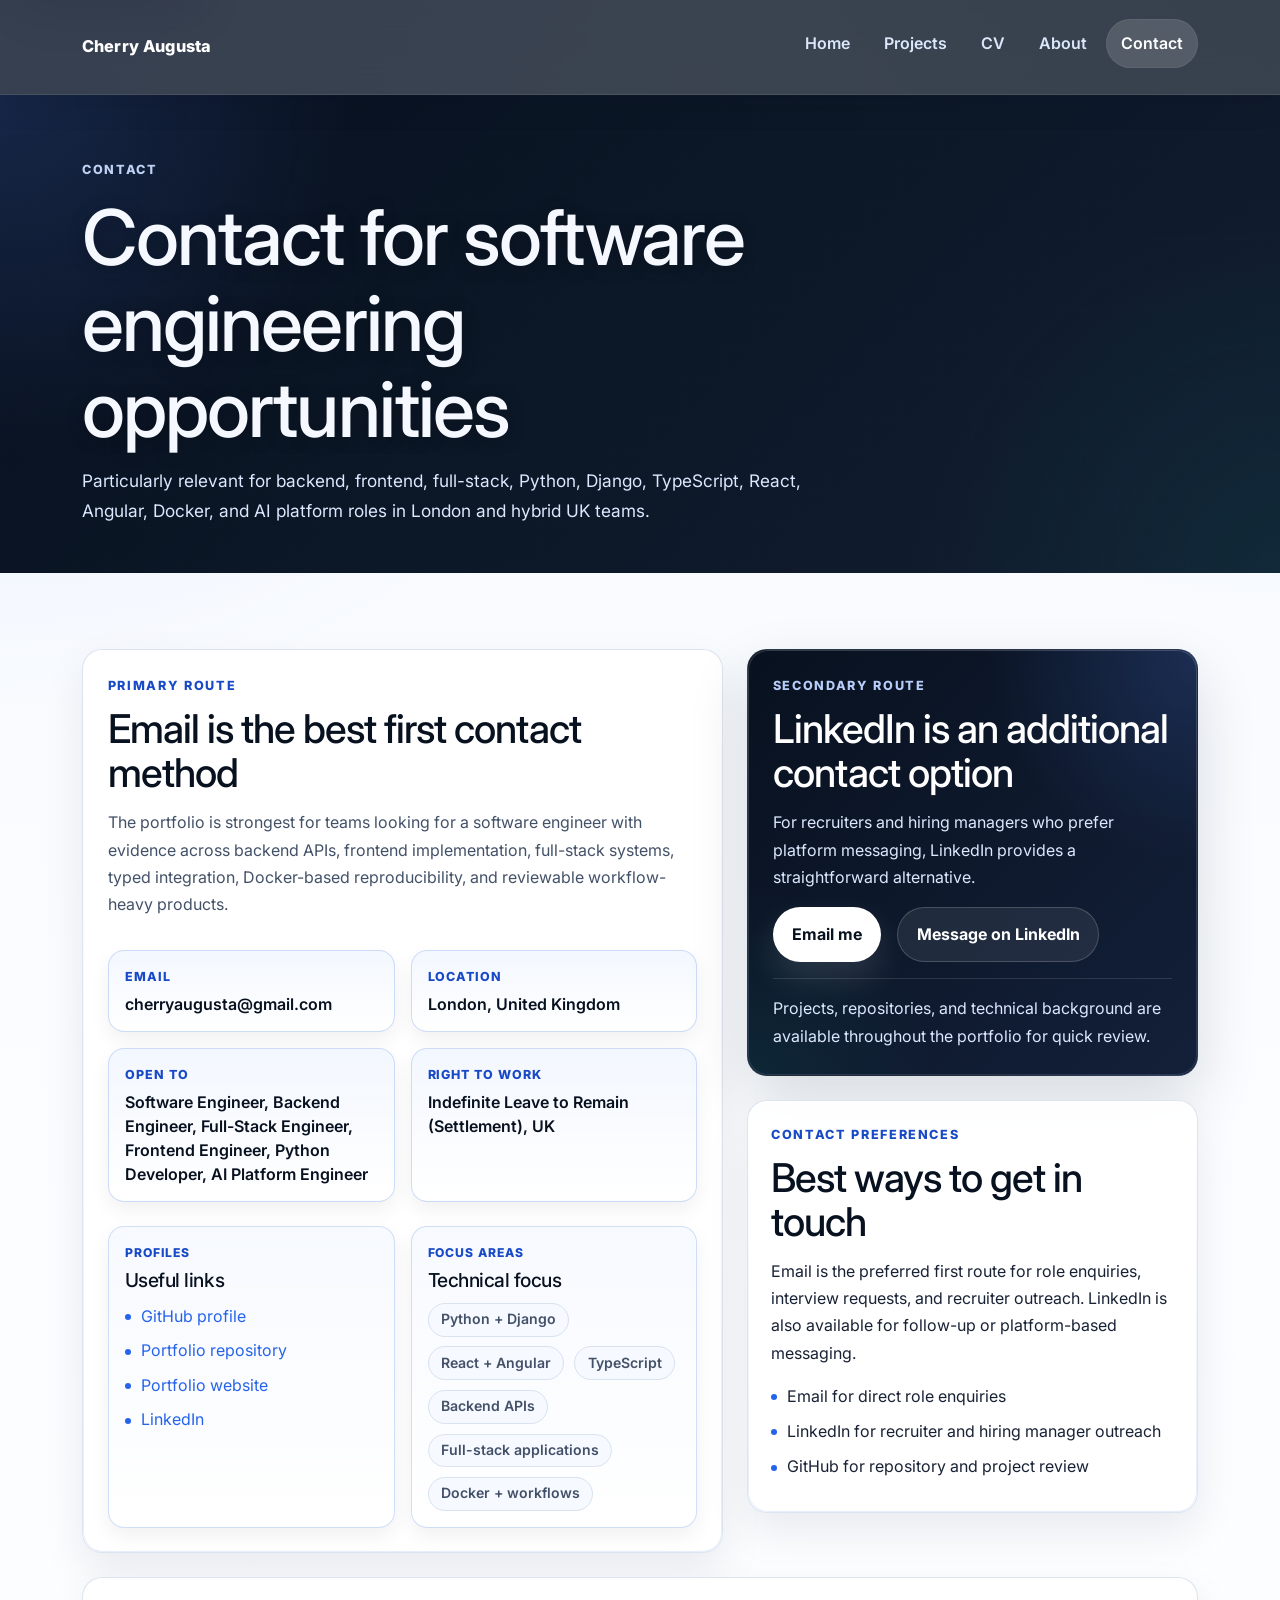
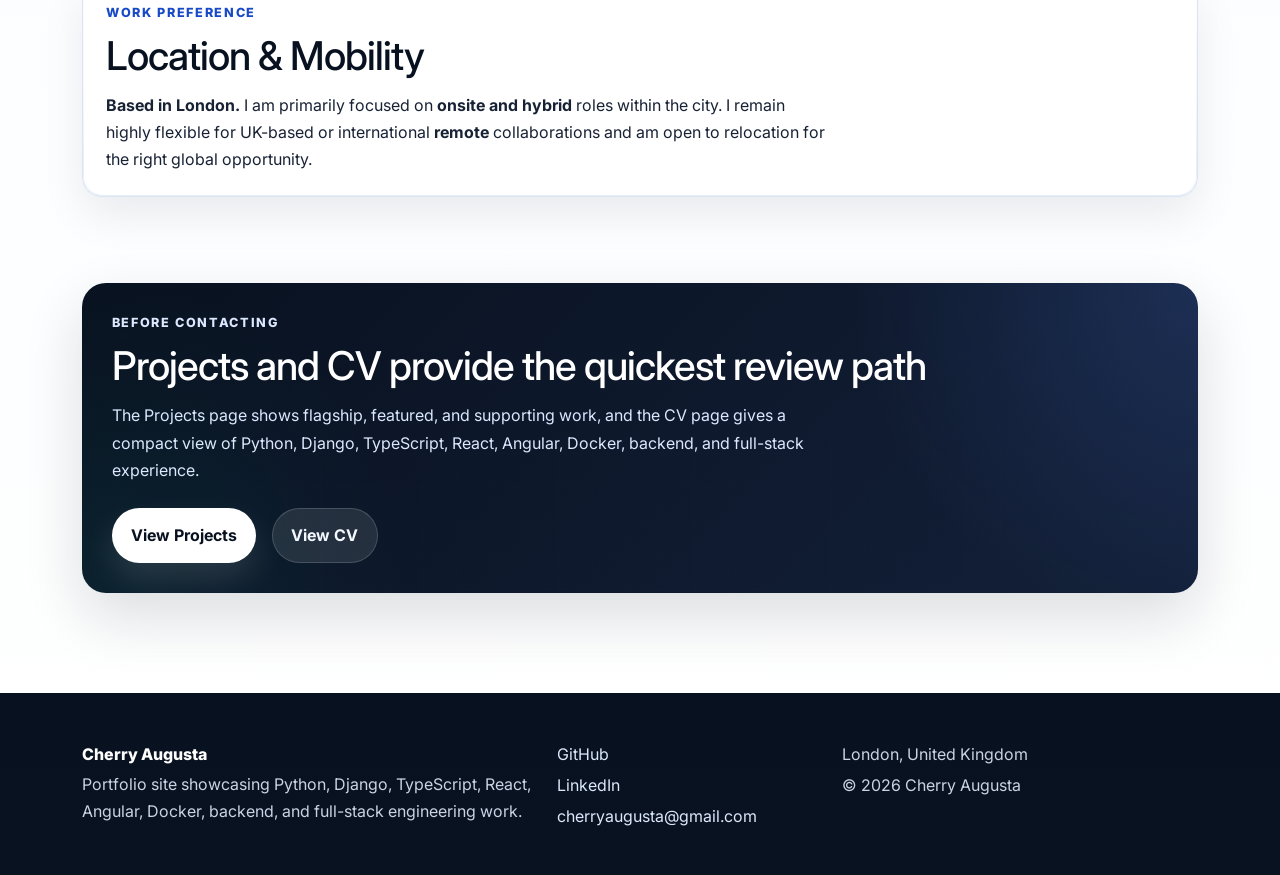
<file: contact.html>
<!DOCTYPE html>
<html lang="en">
<head>
  <meta charset="utf-8">
  <meta name="viewport" content="width=device-width, initial-scale=1">
  <title>Contact | Cherry Augusta</title>
  <meta name="description" content="Contact Cherry Augusta for software engineering, backend, full-stack, frontend, Python, Django, TypeScript, React, Angular, Docker, and AI platform opportunities.">
  <meta name="theme-color" content="#0b1220">
  <meta name="robots" content="index,follow">
  <meta property="og:title" content="Contact | Cherry Augusta">
  <meta property="og:description" content="Software Engineer open to backend, frontend, full-stack, Python, Django, TypeScript, React, Angular, Docker, and AI platform opportunities.">
  <meta property="og:type" content="website">
  <meta property="og:url" content="https://cherryaugusta.github.io/developer-portfolio-profile/contact.html">
  <meta property="og:image" content="https://cherryaugusta.github.io/developer-portfolio-profile/assets/og-preview.jpg">
  <meta name="twitter:card" content="summary_large_image">
  <meta name="twitter:title" content="Contact | Cherry Augusta">
  <meta name="twitter:description" content="Software Engineer open to backend, frontend, full-stack, Python, Django, TypeScript, React, Angular, Docker, and AI platform opportunities.">
  <meta name="twitter:image" content="https://cherryaugusta.github.io/developer-portfolio-profile/assets/og-preview.jpg">
  <link rel="canonical" href="https://cherryaugusta.github.io/developer-portfolio-profile/contact.html">
  <link rel="preconnect" href="https://fonts.googleapis.com">
  <link rel="preconnect" href="https://fonts.gstatic.com" crossorigin>
  <link href="https://fonts.googleapis.com/css2?family=Inter:wght@400;500;600;700;800;900&display=swap" rel="stylesheet">
  <link href="https://cdn.jsdelivr.net/npm/bootstrap@5.3.3/dist/css/bootstrap.min.css" rel="stylesheet" integrity="sha384-QWTKZyjpPEjISv5WaRU9OFeRpok6YctnYmDr5pNlyT2bRjXh0JMhjY6hW+ALEwIH" crossorigin="anonymous">
  <link rel="stylesheet" href="styles.css">
</head>
<body>

  <a class="ca-skip-link" href="#main-content">Skip to main content</a>

  <header class="ca-site-header sticky-top">
    <nav class="navbar navbar-expand-lg" aria-label="Primary">
      <div class="container ca-nav-container">
        <a class="navbar-brand ca-brand" href="index.html" aria-label="Cherry Augusta home">Cherry Augusta</a>
        <button class="navbar-toggler ca-nav-toggler" type="button"
          data-bs-toggle="collapse"
          data-bs-target="#primaryNav"
          aria-controls="primaryNav"
          aria-expanded="false"
          aria-label="Toggle navigation">
          <span class="ca-toggler-line"></span>
          <span class="ca-toggler-line"></span>
          <span class="ca-toggler-line"></span>
        </button>
        <div class="collapse navbar-collapse ca-nav-collapse" id="primaryNav">
          <ul class="navbar-nav ms-auto gap-1">
            <li class="nav-item"><a class="nav-link ca-nav-link" href="index.html">Home</a></li>
            <li class="nav-item"><a class="nav-link ca-nav-link" href="projects.html">Projects</a></li>
            <li class="nav-item"><a class="nav-link ca-nav-link" href="cv.html">CV</a></li>
            <li class="nav-item"><a class="nav-link ca-nav-link" href="about.html">About</a></li>
            <li class="nav-item"><a class="nav-link ca-nav-link active" aria-current="page" href="contact.html">Contact</a></li>
          </ul>
        </div>
      </div>
    </nav>
  </header>

  <main id="main-content" class="ca-page-main">

    <!-- PAgee HERO -->
    <section class="ca-page-hero">
      <div class="container">
        <div class="row">
          <div class="col-lg-9 col-xl-8">
            <p class="ca-eyebrow">Contact</p>
            <h1>Contact for software engineering opportunities</h1>
            <p class="ca-page-lead mb-0">
              Particularly relevant for backend, frontend, full-stack, Python, Django, TypeScript, React, Angular, Docker, and AI platform roles in London and hybrid UK teams.
            </p>
          </div>
        </div>
      </div>
    </section>

    <!-- CONTACT SECTION -->
    <section class="ca-section">
      <div class="container">
        <div class="row g-4 align-items-start">

          <!-- Primary card -->
          <div class="col-lg-7">
            <article class="ca-card ca-contact-primary-card h-100">
              <p class="ca-section-kicker">Primary route</p>
              <h2>Email is the best first contact method</h2>
              <p class="ca-contact-intro-note">
                The portfolio is strongest for teams looking for a software engineer with evidence across backend APIs, frontend implementation, full-stack systems, typed integration, Docker-based reproducibility, and reviewable workflow-heavy products.
              </p>

              <div class="row g-3 mt-1" aria-label="Contact and availability details">
                <div class="col-sm-6">
                  <div class="ca-contact-fact">
                    <span class="ca-contact-fact-label">Email</span>
                    <a class="ca-contact-fact-value" href="mailto:cherryaugusta@gmail.com?subject=Portfolio%20website%20enquiry">cherryaugusta@gmail.com</a>
                  </div>
                </div>
                <div class="col-sm-6">
                  <div class="ca-contact-fact">
                    <span class="ca-contact-fact-label">Location</span>
                    <span class="ca-contact-fact-value">London, United Kingdom</span>
                  </div>
                </div>
                <div class="col-sm-6">
                  <div class="ca-contact-fact">
                    <span class="ca-contact-fact-label">Open to</span>
                    <span class="ca-contact-fact-value">Software Engineer, Backend Engineer, Full-Stack Engineer, Frontend Engineer, Python Developer, AI Platform Engineer</span>
                  </div>
                </div>
                <div class="col-sm-6">
                  <div class="ca-contact-fact">
                    <span class="ca-contact-fact-label">Right to work</span>
                    <span class="ca-contact-fact-value">Indefinite Leave to Remain (Settlement), UK</span>
                  </div>
                </div>
              </div>

              <div class="row g-3 mt-2">
                <div class="col-sm-6">
                  <section class="ca-contact-subpanel" aria-label="Profiles">
                    <p class="ca-contact-subpanel-label">Profiles</p>
                    <h3>Useful links</h3>
                    <ul class="ca-plain-list ca-contact-links-list mb-0">
                      <li><a href="https://github.com/cherryaugusta" target="_blank" rel="noopener noreferrer">GitHub profile</a></li>
                      <li><a href="https://github.com/cherryaugusta/developer-portfolio-profile" target="_blank" rel="noopener noreferrer">Portfolio repository</a></li>
                      <li><a href="https://cherryaugusta.github.io/developer-portfolio-profile" target="_blank" rel="noopener noreferrer">Portfolio website</a></li>
                      <li><a href="https://www.linkedin.com/in/cherry-augusta-3957a916" target="_blank" rel="noopener noreferrer">LinkedIn</a></li>
                    </ul>
                  </section>
                </div>
                <div class="col-sm-6">
                  <section class="ca-contact-subpanel" aria-label="Professional focus areas">
                    <p class="ca-contact-subpanel-label">Focus areas</p>
                    <h3>Technical focus</h3>
                    <ul class="ca-contact-tag-list list-unstyled mb-0" aria-label="Professional focus areas">
                      <li>Python + Django</li>
                      <li>React + Angular</li>
                      <li>TypeScript</li>
                      <li>Backend APIs</li>
                      <li>Full-stack applications</li>
                      <li>Docker + workflows</li>
                    </ul>
                  </section>
                </div>
              </div>
            </article>
          </div>

          <!-- Side column -->
          <div class="col-lg-5">
            <div class="d-flex flex-column gap-4">

              <!-- Action card (dark) -->
              <article class="ca-card ca-contact-action-card">
                <p class="ca-section-kicker ca-section-kicker-light">Secondary route</p>
                <h2>LinkedIn is an additional contact option</h2>
                <p class="ca-form-note">
                  For recruiters and hiring managers who prefer platform messaging, LinkedIn provides a straightforward alternative.
                </p>
                <div class="d-flex flex-wrap gap-3 mt-3">
                  <a class="ca-btn ca-btn-primary" href="mailto:cherryaugusta@gmail.com?subject=Portfolio%20website%20enquiry">Email me</a>
                  <a class="ca-btn ca-btn-contact-secondary" href="https://www.linkedin.com/in/cherry-augusta-3957a916" target="_blank" rel="noopener noreferrer">Message on LinkedIn</a>
                </div>
                <div class="ca-contact-action-note mt-3 pt-3">
                  <p class="mb-0">Projects, repositories, and technical background are available throughout the portfolio for quick review.</p>
                </div>
              </article>

              <!-- Preferences card -->
              <article class="ca-card ca-contact-preferences-card">
                <p class="ca-section-kicker">Contact preferences</p>
                <h2>Best ways to get in touch</h2>
                <p>Email is the preferred first route for role enquiries, interview requests, and recruiter outreach. LinkedIn is also available for follow-up or platform-based messaging.</p>
                <ul class="ca-plain-list mb-0">
                  <li>Email for direct role enquiries</li>
                  <li>LinkedIn for recruiter and hiring manager outreach</li>
                  <li>GitHub for repository and project review</li>
                </ul>
              </article>

            </div>
          </div>

          <!-- Work preference — full width -->
          <div class="col-12">
            <article class="ca-card ca-contact-work-preference-card">
              <p class="ca-section-kicker">Work preference</p>
              <h2>Location &amp; Mobility</h2>
              <p class="mb-0">
                <strong>Based in London.</strong> I am primarily focused on <strong>onsite and hybrid</strong> roles within the city.
                I remain highly flexible for UK-based or international <strong>remote</strong> collaborations and am open to
                relocation for the right global opportunity.
              </p>
            </article>
          </div>

        </div>
      </div>
    </section>

    <!-- CTA -->
    <section class="ca-section ca-section-cta ca-contact-cta-section">
      <div class="container">
        <div class="ca-cta-panel d-flex flex-wrap align-items-center justify-content-between gap-4">
          <div>
            <p class="ca-section-kicker ca-section-kicker-light">Before contacting</p>
            <h2>Projects and CV provide the quickest review path</h2>
            <p class="mb-0">The Projects page shows flagship, featured, and supporting work, and the CV page gives a compact view of Python, Django, TypeScript, React, Angular, Docker, backend, and full-stack experience.</p>
          </div>
          <div class="d-flex flex-wrap gap-3">
            <a class="ca-btn ca-btn-primary" href="projects.html">View Projects</a>
            <a class="ca-btn ca-btn-secondary" href="cv.html">View CV</a>
          </div>
        </div>
      </div>
    </section>

  </main>

  <footer class="ca-site-footer">
    <div class="container">
      <div class="row g-4">
        <div class="col-lg-5">
          <p class="ca-footer-title">Cherry Augusta</p>
          <p class="mb-0">Portfolio site showcasing Python, Django, TypeScript, React, Angular, Docker, backend, and full-stack engineering work.</p>
        </div>
        <div class="col-sm-6 col-lg-3">
          <p class="mb-1"><a href="https://github.com/cherryaugusta" target="_blank" rel="noopener noreferrer">GitHub</a></p>
          <p class="mb-1"><a href="https://www.linkedin.com/in/cherry-augusta-3957a916" target="_blank" rel="noopener noreferrer">LinkedIn</a></p>
          <p class="mb-0"><a href="mailto:cherryaugusta@gmail.com">cherryaugusta@gmail.com</a></p>
        </div>
        <div class="col-sm-6 col-lg-4">
          <p class="mb-1">London, United Kingdom</p>
          <p class="mb-0">© <span id="current-year">2026</span> Cherry Augusta</p>
        </div>
      </div>
    </div>
  </footer>

  <script src="https://cdn.jsdelivr.net/npm/bootstrap@5.3.3/dist/js/bootstrap.bundle.min.js" integrity="sha384-YvpcrYf0tY3lHB60NNkmXc4s9bIOgUxi8T/jzmFyFnDFTX5X3TI5ip47tIiLgkD" crossorigin="anonymous"></script>
  <script src="script.js"></script>
</body>
</html>
</file>
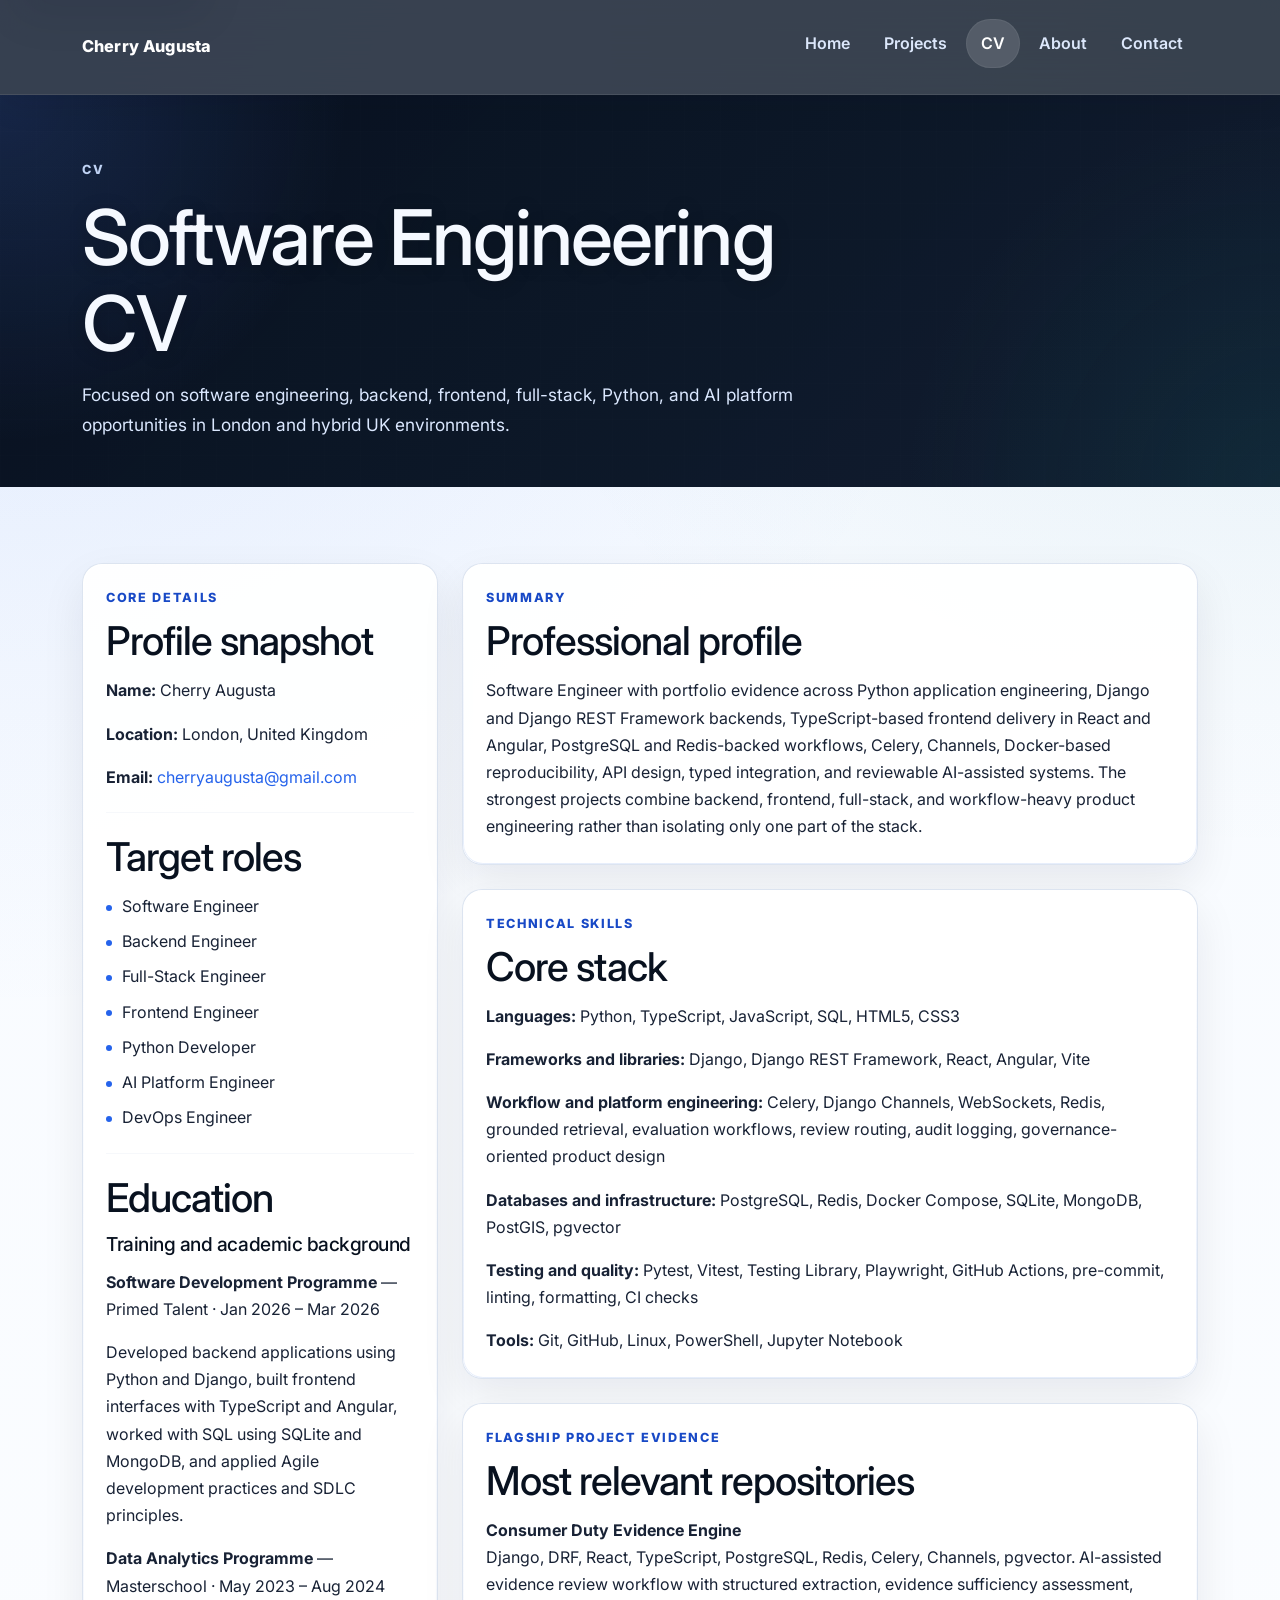
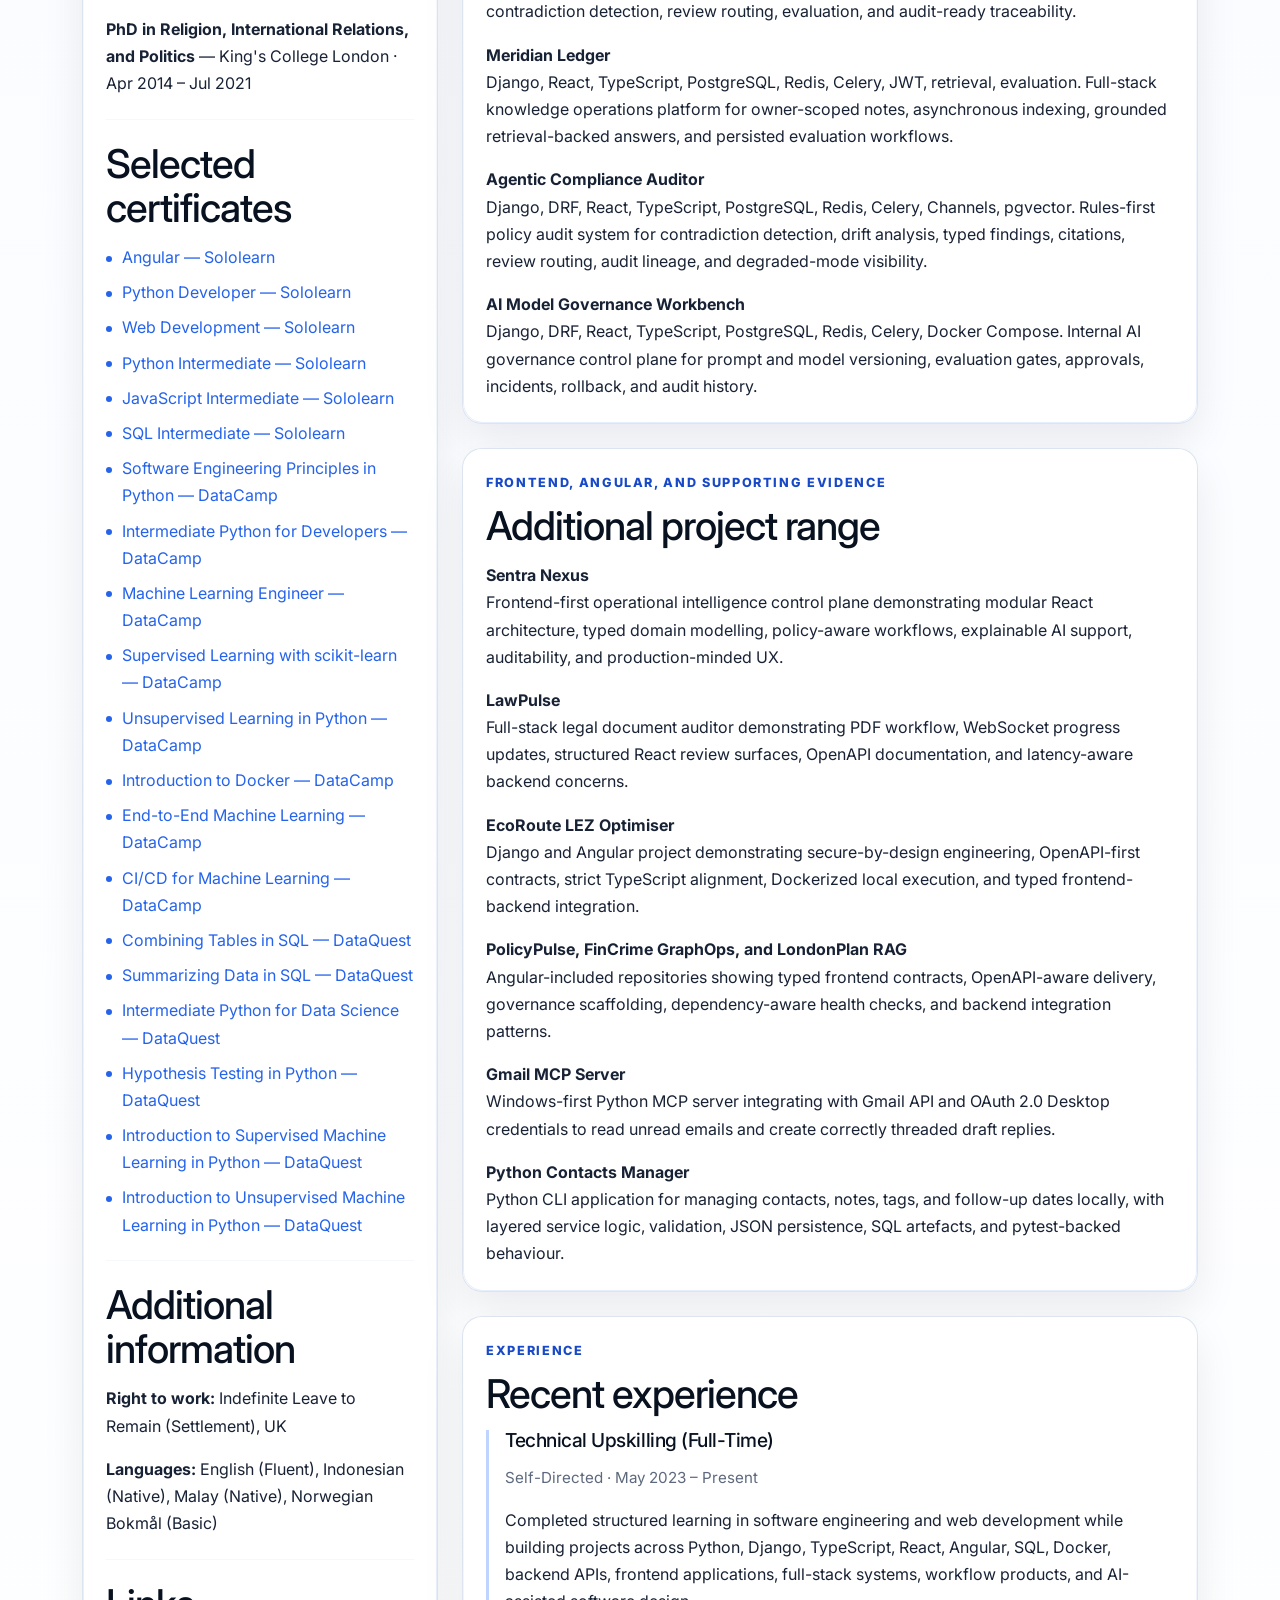
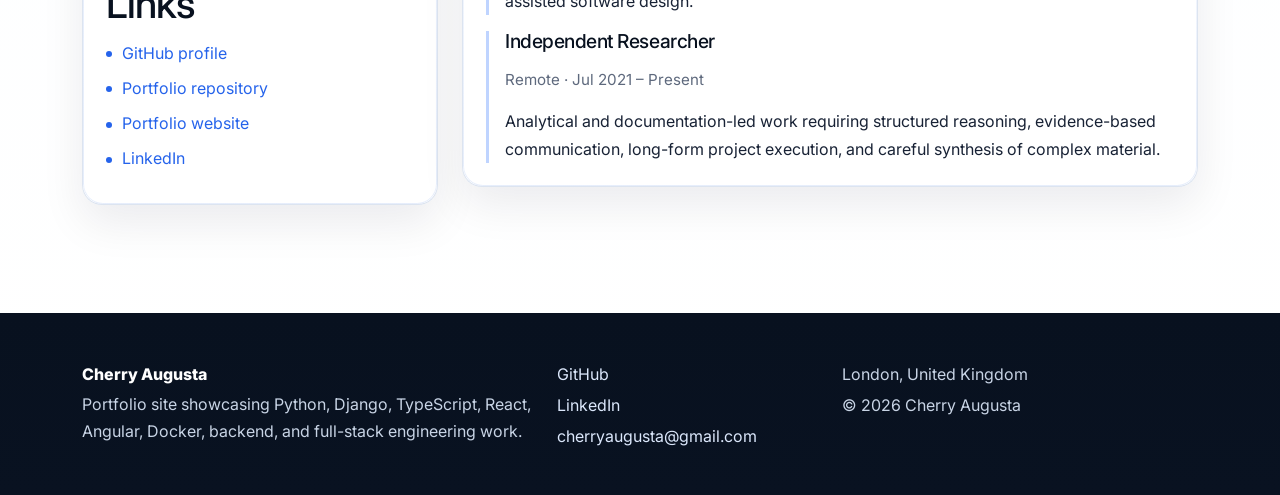
<file: cv.html>
<!DOCTYPE html>
<html lang="en">
<head>
  <meta charset="utf-8">
  <meta name="viewport" content="width=device-width, initial-scale=1">
  <title>CV | Cherry Augusta</title>
  <meta name="description" content="CV for Cherry Augusta, a London-based Software Engineer with portfolio work across Python, Django, TypeScript, React, Angular, PostgreSQL, Redis, Docker, backend APIs, frontend engineering, full-stack applications, and reviewable AI workflow systems.">
  <meta name="theme-color" content="#0b1220">
  <meta property="og:title" content="CV | Cherry Augusta">
  <meta property="og:description" content="Software engineering CV focused on Python, Django, TypeScript, React, Angular, Docker, backend, full-stack, frontend, and AI platform opportunities.">
  <meta property="og:type" content="website">
  <meta property="og:url" content="https://cherryaugusta.github.io/developer-portfolio-profile/cv.html">
  <meta property="og:image" content="https://cherryaugusta.github.io/developer-portfolio-profile/assets/og-preview.jpg">
  <meta name="twitter:card" content="summary_large_image">
  <meta name="twitter:title" content="CV | Cherry Augusta">
  <meta name="twitter:description" content="Software engineering CV focused on Python, Django, TypeScript, React, Angular, Docker, backend, full-stack, frontend, and AI platform opportunities.">
  <meta name="twitter:image" content="https://cherryaugusta.github.io/developer-portfolio-profile/assets/og-preview.jpg">
  <link rel="canonical" href="https://cherryaugusta.github.io/developer-portfolio-profile/cv.html">
  <link rel="preconnect" href="https://fonts.googleapis.com">
  <link rel="preconnect" href="https://fonts.gstatic.com" crossorigin>
  <link href="https://fonts.googleapis.com/css2?family=Inter:wght@400;500;600;700;800;900&display=swap" rel="stylesheet">
  <link href="https://cdn.jsdelivr.net/npm/bootstrap@5.3.3/dist/css/bootstrap.min.css" rel="stylesheet" integrity="sha384-QWTKZyjpPEjISv5WaRU9OFeRpok6YctnYmDr5pNlyT2bRjXh0JMhjY6hW+ALEwIH" crossorigin="anonymous">
  <link rel="stylesheet" href="styles.css">
</head>
<body>

  <a class="ca-skip-link" href="#main-content">Skip to main content</a>

  <header class="ca-site-header sticky-top">
    <nav class="navbar navbar-expand-lg" aria-label="Primary">
      <div class="container ca-nav-container">
        <a class="navbar-brand ca-brand" href="index.html" aria-label="Cherry Augusta home">Cherry Augusta</a>
        <button class="navbar-toggler ca-nav-toggler" type="button"
          data-bs-toggle="collapse"
          data-bs-target="#primaryNav"
          aria-controls="primaryNav"
          aria-expanded="false"
          aria-label="Toggle navigation">
          <span class="ca-toggler-line"></span>
          <span class="ca-toggler-line"></span>
          <span class="ca-toggler-line"></span>
        </button>
        <div class="collapse navbar-collapse ca-nav-collapse" id="primaryNav">
          <ul class="navbar-nav ms-auto gap-1">
            <li class="nav-item"><a class="nav-link ca-nav-link" href="index.html">Home</a></li>
            <li class="nav-item"><a class="nav-link ca-nav-link" href="projects.html">Projects</a></li>
            <li class="nav-item"><a class="nav-link ca-nav-link active" aria-current="page" href="cv.html">CV</a></li>
            <li class="nav-item"><a class="nav-link ca-nav-link" href="about.html">About</a></li>
            <li class="nav-item"><a class="nav-link ca-nav-link" href="contact.html">Contact</a></li>
          </ul>
        </div>
      </div>
    </nav>
  </header>

  <main id="main-content" class="ca-page-main">

    <section class="ca-page-hero">
      <div class="container">
        <div class="row">
          <div class="col-lg-9 col-xl-8">
            <p class="ca-eyebrow">CV</p>
            <h1>Software Engineering CV</h1>
            <p class="ca-page-lead mb-0">Focused on software engineering, backend, frontend, full-stack, Python, and AI platform opportunities in London and hybrid UK environments.</p>
          </div>
        </div>
      </div>
    </section>

    <section class="ca-section">
      <div class="container">
        <div class="row g-4 align-items-start">

          <div class="col-lg-4">
            <aside class="ca-card ca-sticky-aside">
              <p class="ca-section-kicker">Core details</p>
              <h2>Profile snapshot</h2>
              <p><strong>Name:</strong> Cherry Augusta</p>
              <p><strong>Location:</strong> London, United Kingdom</p>
              <p><strong>Email:</strong> <a href="mailto:cherryaugusta@gmail.com">cherryaugusta@gmail.com</a></p>

              <hr>

              <h2>Target roles</h2>
              <ul class="ca-plain-list">
                <li>Software Engineer</li>
                <li>Backend Engineer</li>
                <li>Full-Stack Engineer</li>
                <li>Frontend Engineer</li>
                <li>Python Developer</li>
                <li>AI Platform Engineer</li>
                <li>DevOps Engineer</li>
              </ul>

              <hr>

              <h2>Education</h2>
              <h3>Training and academic background</h3>
              <p><strong>Software Development Programme</strong> — Primed Talent · Jan 2026 – Mar 2026</p>
              <p>Developed backend applications using Python and Django, built frontend interfaces with TypeScript and Angular, worked with SQL using SQLite and MongoDB, and applied Agile development practices and SDLC principles.</p>
              <p><strong>Data Analytics Programme</strong> — Masterschool · May 2023 – Aug 2024</p>
              <p><strong>PhD in Religion, International Relations, and Politics</strong> — King's College London · Apr 2014 – Jul 2021</p>

              <hr>

              <h2>Selected certificates</h2>
              <ul class="ca-plain-list mb-0">
                <li><a href="https://www.sololearn.com/certificates/CC-CRVQI5FX" target="_blank" rel="noopener noreferrer">Angular — Sololearn</a></li>
                <li><a href="https://www.sololearn.com/certificates/CC-DHUE0BPR" target="_blank" rel="noopener noreferrer">Python Developer — Sololearn</a></li>
                <li><a href="https://www.sololearn.com/certificates/CC-GY8ERAPW" target="_blank" rel="noopener noreferrer">Web Development — Sololearn</a></li>
                <li><a href="https://www.sololearn.com/certificates/CC-DKZ7GS1T" target="_blank" rel="noopener noreferrer">Python Intermediate — Sololearn</a></li>
                <li><a href="https://www.sololearn.com/certificates/CC-TSMPZBXQ" target="_blank" rel="noopener noreferrer">JavaScript Intermediate — Sololearn</a></li>
                <li><a href="https://www.sololearn.com/certificates/CC-RJRRIZD5" target="_blank" rel="noopener noreferrer">SQL Intermediate — Sololearn</a></li>
                <li><a href="https://www.datacamp.com/completed/statement-of-accomplishment/course/8227479b13108a4df064f47f2f8abd0c890b53b4" target="_blank" rel="noopener noreferrer">Software Engineering Principles in Python — DataCamp</a></li>
                <li><a href="https://www.datacamp.com/completed/statement-of-accomplishment/course/60cc1136ce9b5992e5b5b6c6f2696920e6932ae6" target="_blank" rel="noopener noreferrer">Intermediate Python for Developers — DataCamp</a></li>
                <li><a href="https://www.datacamp.com/completed/statement-of-accomplishment/track/e27b9aa20514fed4c10cba77064b2b2e21b91a6f?utm_medium=organic_social&utm_campaign=sharewidget&utm_content=soa&utm_source=copylink" target="_blank" rel="noopener noreferrer">Machine Learning Engineer — DataCamp</a></li>
                <li><a href="https://www.datacamp.com/completed/statement-of-accomplishment/course/17ac0ee7ad0e934a689188751dcfa107e84bb327" target="_blank" rel="noopener noreferrer">Supervised Learning with scikit-learn — DataCamp</a></li>
                <li><a href="https://www.datacamp.com/completed/statement-of-accomplishment/course/c2dee3d4d05f9d18f2cd48f8db9dd19b1d5fbb37" target="_blank" rel="noopener noreferrer">Unsupervised Learning in Python — DataCamp</a></li>
                <li><a href="https://www.datacamp.com/completed/statement-of-accomplishment/course/f0db3eb2d817050c06d84705172cba187ca3add1" target="_blank" rel="noopener noreferrer">Introduction to Docker — DataCamp</a></li>
                <li><a href="https://www.datacamp.com/completed/statement-of-accomplishment/course/5704ce8746b530700ebd4e6b121e9e52de375fea" target="_blank" rel="noopener noreferrer">End-to-End Machine Learning — DataCamp</a></li>
                <li><a href="https://www.datacamp.com/completed/statement-of-accomplishment/course/9cf7de9ec50092f650e16f4ba203bbb98bd472db" target="_blank" rel="noopener noreferrer">CI/CD for Machine Learning — DataCamp</a></li>
                <li><a href="https://app.dataquest.io/verify_cert/ZJ7F5Q6ELBGZK46ZWRD5/" target="_blank" rel="noopener noreferrer">Combining Tables in SQL — DataQuest</a></li>
                <li><a href="https://app.dataquest.io/verify_cert/3A36ZVM678G3BQ0YBLRA/" target="_blank" rel="noopener noreferrer">Summarizing Data in SQL — DataQuest</a></li>
                <li><a href="https://app.dataquest.io/verify_cert/C5CL33XE4P3WWTFYR3BS/" target="_blank" rel="noopener noreferrer">Intermediate Python for Data Science — DataQuest</a></li>
                <li><a href="https://app.dataquest.io/verify_cert/6OF6NHN1GMT5WH2I9T71/" target="_blank" rel="noopener noreferrer">Hypothesis Testing in Python — DataQuest</a></li>
                <li><a href="https://app.dataquest.io/verify_cert/E0R9MOGDEUAWTI1ENU40/" target="_blank" rel="noopener noreferrer">Introduction to Supervised Machine Learning in Python — DataQuest</a></li>
                <li><a href="https://app.dataquest.io/verify_cert/CI5ERO9BV41DOV62I8J1/" target="_blank" rel="noopener noreferrer">Introduction to Unsupervised Machine Learning in Python — DataQuest</a></li>
              </ul>

              <hr>

              <h2>Additional information</h2>
              <p><strong>Right to work:</strong> Indefinite Leave to Remain (Settlement), UK</p>
              <p class="mb-0"><strong>Languages:</strong> English (Fluent), Indonesian (Native), Malay (Native), Norwegian Bokmål (Basic)</p>

              <hr>

              <h2>Links</h2>
              <ul class="ca-plain-list">
                <li><a href="https://github.com/cherryaugusta" target="_blank" rel="noopener noreferrer">GitHub profile</a></li>
                <li><a href="https://github.com/cherryaugusta/developer-portfolio-profile" target="_blank" rel="noopener noreferrer">Portfolio repository</a></li>
                <li><a href="https://cherryaugusta.github.io/developer-portfolio-profile" target="_blank" rel="noopener noreferrer">Portfolio website</a></li>
                <li><a href="https://www.linkedin.com/in/cherry-augusta-3957a916" target="_blank" rel="noopener noreferrer">LinkedIn</a></li>
              </ul>
            </aside>
          </div>

          <div class="col-lg-8">
            <div class="d-flex flex-column gap-4 h-100">

              <article class="ca-card">
                <p class="ca-section-kicker">Summary</p>
                <h2>Professional profile</h2>
                <p class="mb-0">Software Engineer with portfolio evidence across Python application engineering, Django and Django REST Framework backends, TypeScript-based frontend delivery in React and Angular, PostgreSQL and Redis-backed workflows, Celery, Channels, Docker-based reproducibility, API design, typed integration, and reviewable AI-assisted systems. The strongest projects combine backend, frontend, full-stack, and workflow-heavy product engineering rather than isolating only one part of the stack.</p>
              </article>

              <article class="ca-card">
                <p class="ca-section-kicker">Technical skills</p>
                <h2>Core stack</h2>
                <p><strong>Languages:</strong> Python, TypeScript, JavaScript, SQL, HTML5, CSS3</p>
                <p><strong>Frameworks and libraries:</strong> Django, Django REST Framework, React, Angular, Vite</p>
                <p><strong>Workflow and platform engineering:</strong> Celery, Django Channels, WebSockets, Redis, grounded retrieval, evaluation workflows, review routing, audit logging, governance-oriented product design</p>
                <p><strong>Databases and infrastructure:</strong> PostgreSQL, Redis, Docker Compose, SQLite, MongoDB, PostGIS, pgvector</p>
                <p><strong>Testing and quality:</strong> Pytest, Vitest, Testing Library, Playwright, GitHub Actions, pre-commit, linting, formatting, CI checks</p>
                <p class="mb-0"><strong>Tools:</strong> Git, GitHub, Linux, PowerShell, Jupyter Notebook</p>
              </article>

              <article class="ca-card">
                <p class="ca-section-kicker">Flagship project evidence</p>
                <h2>Most relevant repositories</h2>
                <p><strong>Consumer Duty Evidence Engine</strong><br>Django, DRF, React, TypeScript, PostgreSQL, Redis, Celery, Channels, pgvector. AI-assisted evidence review workflow with structured extraction, evidence sufficiency assessment, contradiction detection, review routing, evaluation, and audit-ready traceability.</p>
                <p><strong>Meridian Ledger</strong><br>Django, React, TypeScript, PostgreSQL, Redis, Celery, JWT, retrieval, evaluation. Full-stack knowledge operations platform for owner-scoped notes, asynchronous indexing, grounded retrieval-backed answers, and persisted evaluation workflows.</p>
                <p><strong>Agentic Compliance Auditor</strong><br>Django, DRF, React, TypeScript, PostgreSQL, Redis, Celery, Channels, pgvector. Rules-first policy audit system for contradiction detection, drift analysis, typed findings, citations, review routing, audit lineage, and degraded-mode visibility.</p>
                <p class="mb-0"><strong>AI Model Governance Workbench</strong><br>Django, DRF, React, TypeScript, PostgreSQL, Redis, Celery, Docker Compose. Internal AI governance control plane for prompt and model versioning, evaluation gates, approvals, incidents, rollback, and audit history.</p>
              </article>

              <article class="ca-card">
                <p class="ca-section-kicker">Frontend, Angular, and supporting evidence</p>
                <h2>Additional project range</h2>
                <p><strong>Sentra Nexus</strong><br>Frontend-first operational intelligence control plane demonstrating modular React architecture, typed domain modelling, policy-aware workflows, explainable AI support, auditability, and production-minded UX.</p>
                <p><strong>LawPulse</strong><br>Full-stack legal document auditor demonstrating PDF workflow, WebSocket progress updates, structured React review surfaces, OpenAPI documentation, and latency-aware backend concerns.</p>
                <p><strong>EcoRoute LEZ Optimiser</strong><br>Django and Angular project demonstrating secure-by-design engineering, OpenAPI-first contracts, strict TypeScript alignment, Dockerized local execution, and typed frontend-backend integration.</p>
                <p><strong>PolicyPulse, FinCrime GraphOps, and LondonPlan RAG</strong><br>Angular-included repositories showing typed frontend contracts, OpenAPI-aware delivery, governance scaffolding, dependency-aware health checks, and backend integration patterns.</p>
                <p><strong>Gmail MCP Server</strong><br>Windows-first Python MCP server integrating with Gmail API and OAuth 2.0 Desktop credentials to read unread emails and create correctly threaded draft replies.</p>
                <p class="mb-0"><strong>Python Contacts Manager</strong><br>Python CLI application for managing contacts, notes, tags, and follow-up dates locally, with layered service logic, validation, JSON persistence, SQL artefacts, and pytest-backed behaviour.</p>
              </article>

              <article class="ca-card h-100">
                <p class="ca-section-kicker">Experience</p>
                <h2>Recent experience</h2>
                <div class="ca-timeline-item">
                  <h3>Technical Upskilling (Full-Time)</h3>
                  <p class="ca-meta">Self-Directed · May 2023 – Present</p>
                  <p class="mb-0">Completed structured learning in software engineering and web development while building projects across Python, Django, TypeScript, React, Angular, SQL, Docker, backend APIs, frontend applications, full-stack systems, workflow products, and AI-assisted software design.</p>
                </div>
                <div class="ca-timeline-item mt-3">
                  <h3>Independent Researcher</h3>
                  <p class="ca-meta">Remote · Jul 2021 – Present</p>
                  <p class="mb-0">Analytical and documentation-led work requiring structured reasoning, evidence-based communication, long-form project execution, and careful synthesis of complex material.</p>
                </div>
              </article>

            </div>
          </div>

        </div>
      </div>
    </section>

  </main>

  <footer class="ca-site-footer">
    <div class="container">
      <div class="row g-4">
        <div class="col-lg-5">
          <p class="ca-footer-title">Cherry Augusta</p>
          <p class="mb-0">Portfolio site showcasing Python, Django, TypeScript, React, Angular, Docker, backend, and full-stack engineering work.</p>
        </div>
        <div class="col-sm-6 col-lg-3">
          <p class="mb-1"><a href="https://github.com/cherryaugusta" target="_blank" rel="noopener noreferrer">GitHub</a></p>
          <p class="mb-1"><a href="https://www.linkedin.com/in/cherry-augusta-3957a916" target="_blank" rel="noopener noreferrer">LinkedIn</a></p>
          <p class="mb-0"><a href="mailto:cherryaugusta@gmail.com">cherryaugusta@gmail.com</a></p>
        </div>
        <div class="col-sm-6 col-lg-4">
          <p class="mb-1">London, United Kingdom</p>
          <p class="mb-0">© <span id="current-year">2026</span> Cherry Augusta</p>
        </div>
      </div>
    </div>
  </footer>

  <script src="https://cdn.jsdelivr.net/npm/bootstrap@5.3.3/dist/js/bootstrap.bundle.min.js" integrity="sha384-YvpcrYf0tY3lHB60NNkmXc4s9bIOgUxi8T/jzmFyFnDFTX5X3TI5ip47tIiLgkD" crossorigin="anonymous"></script>
  <script src="script.js"></script>
</body>
</html>
</file>
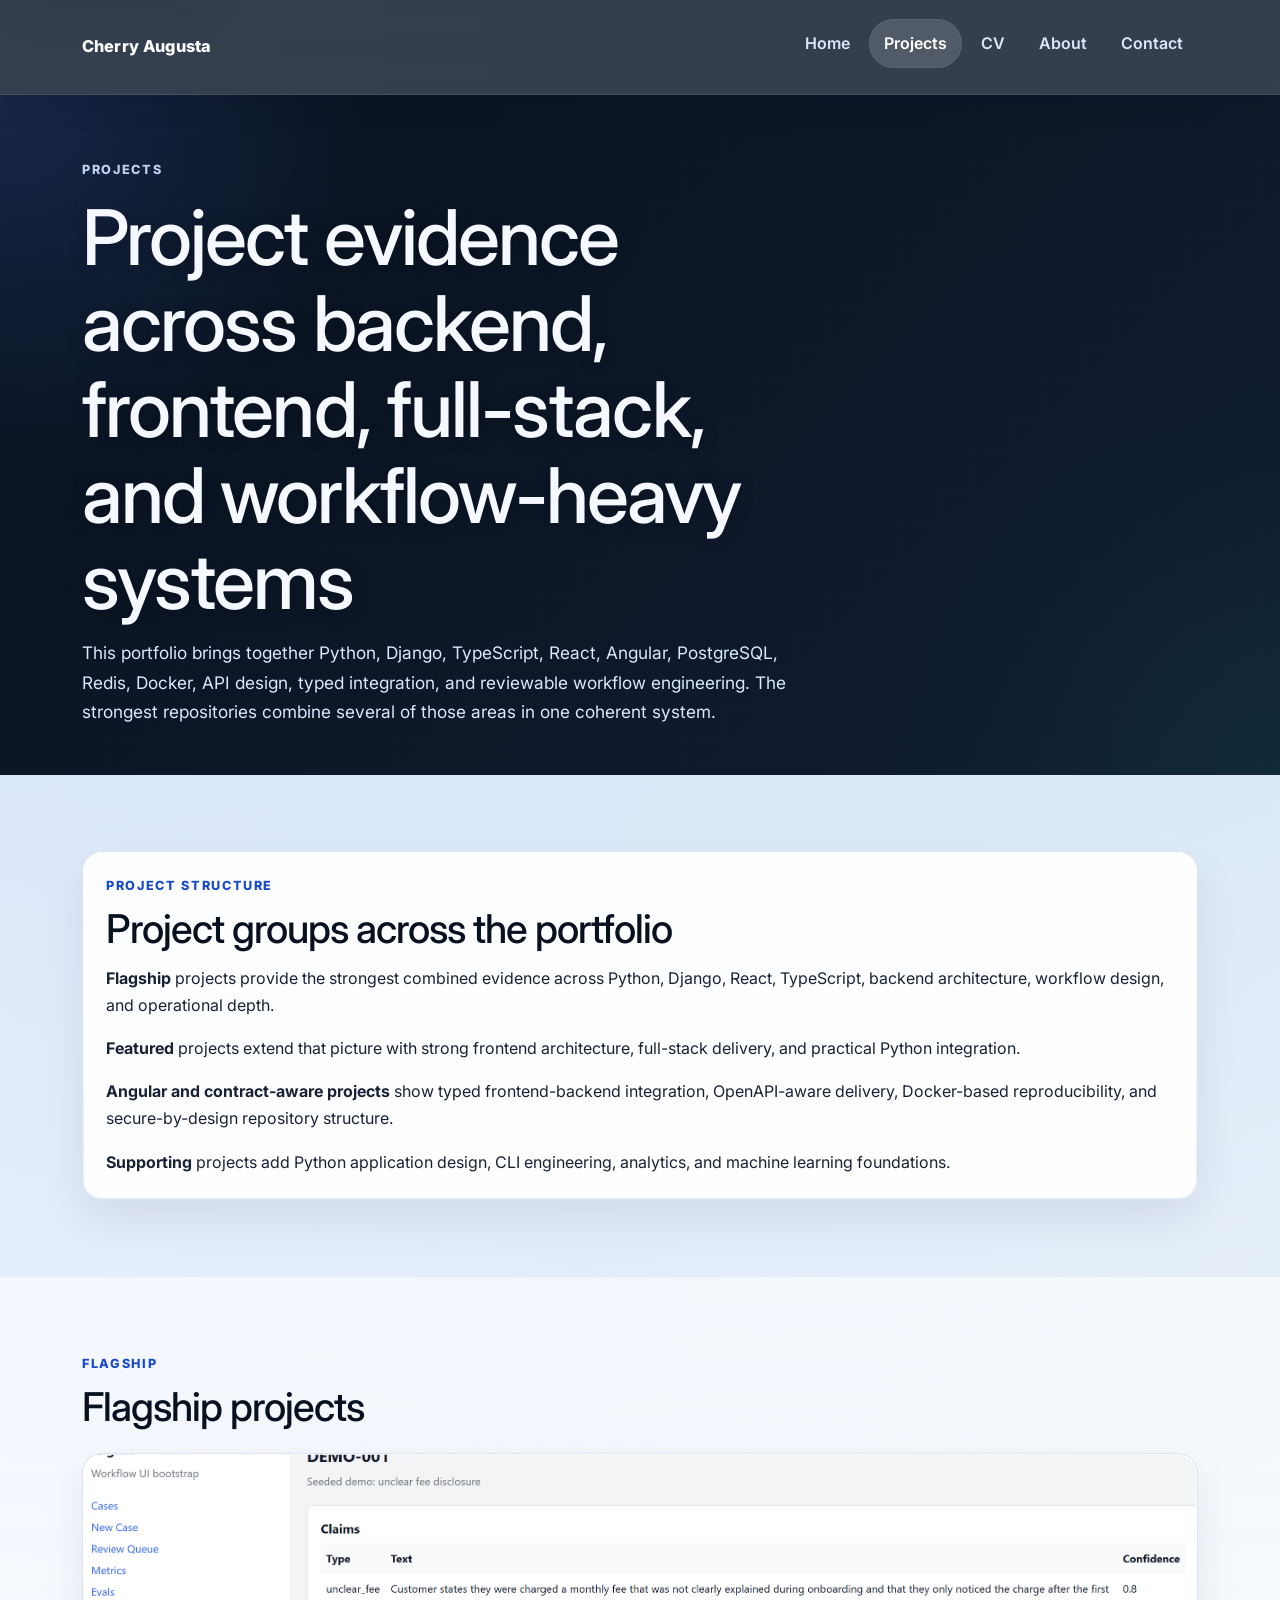
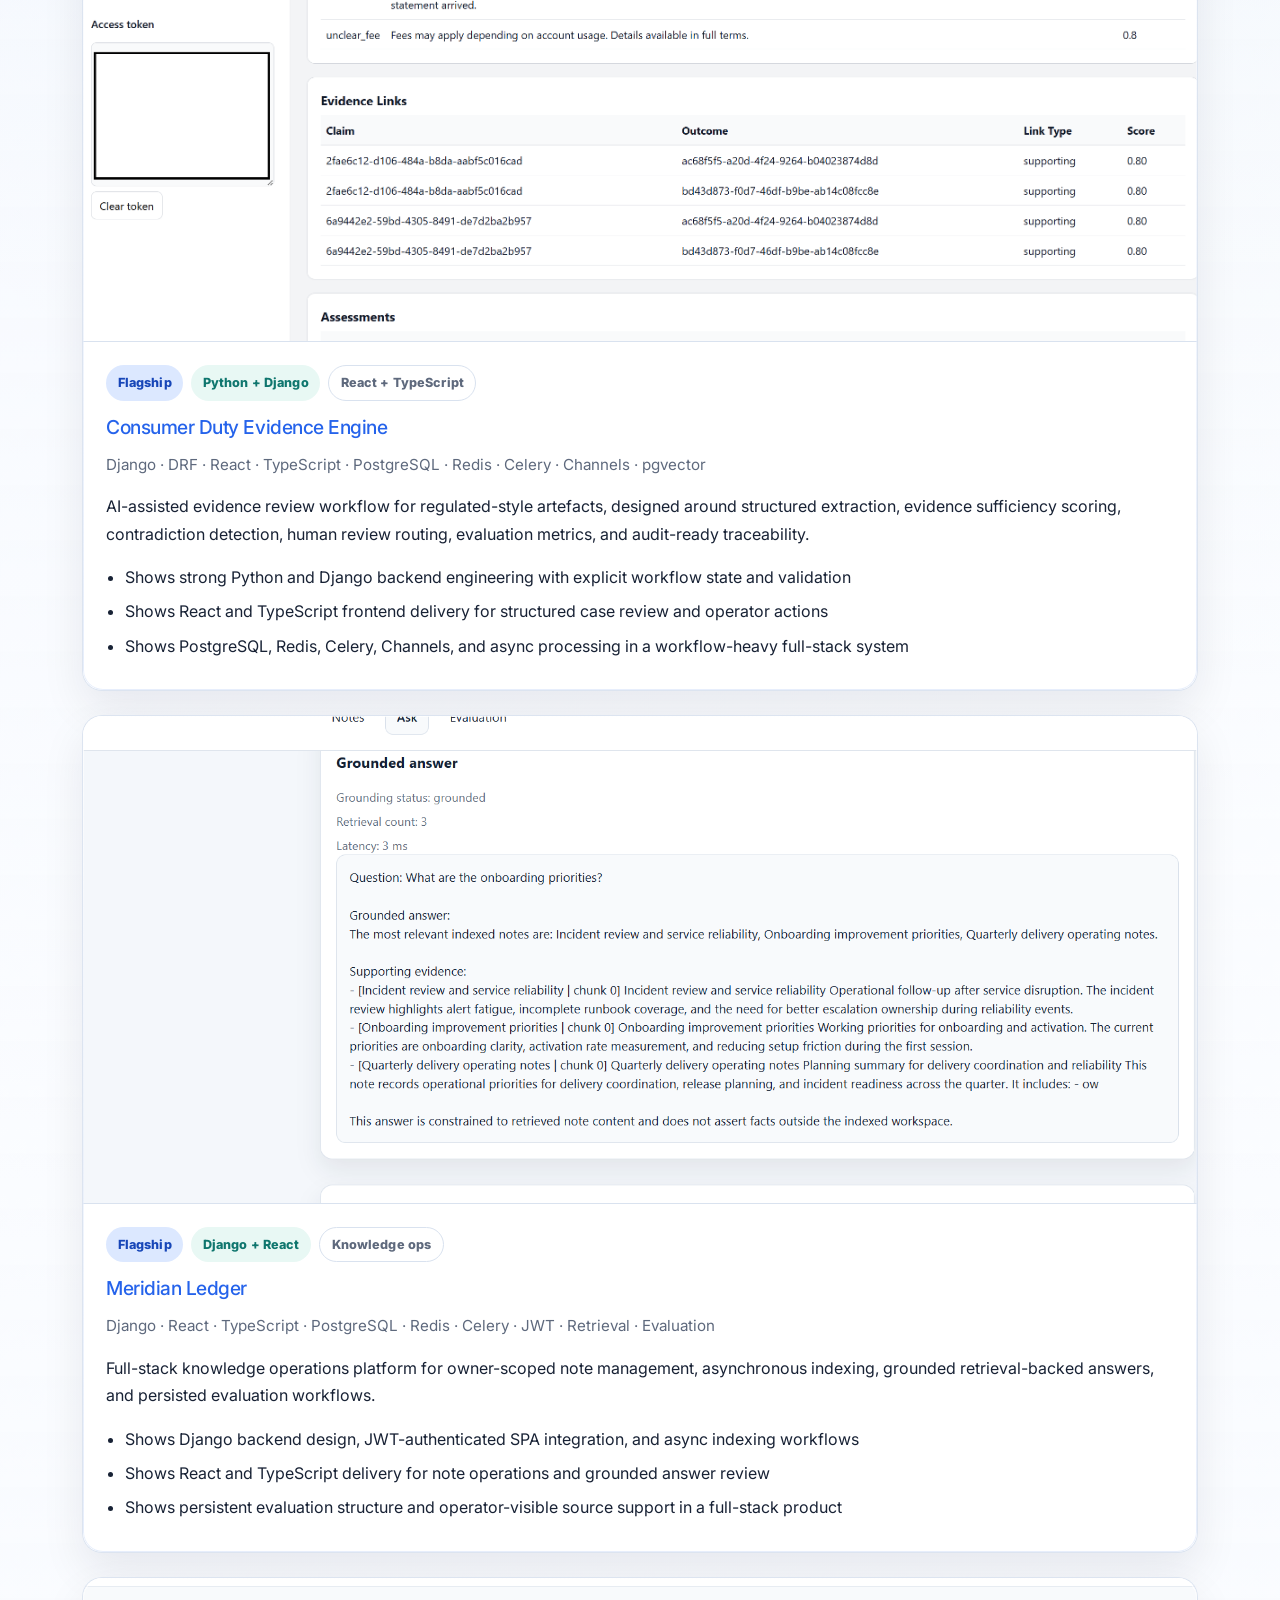
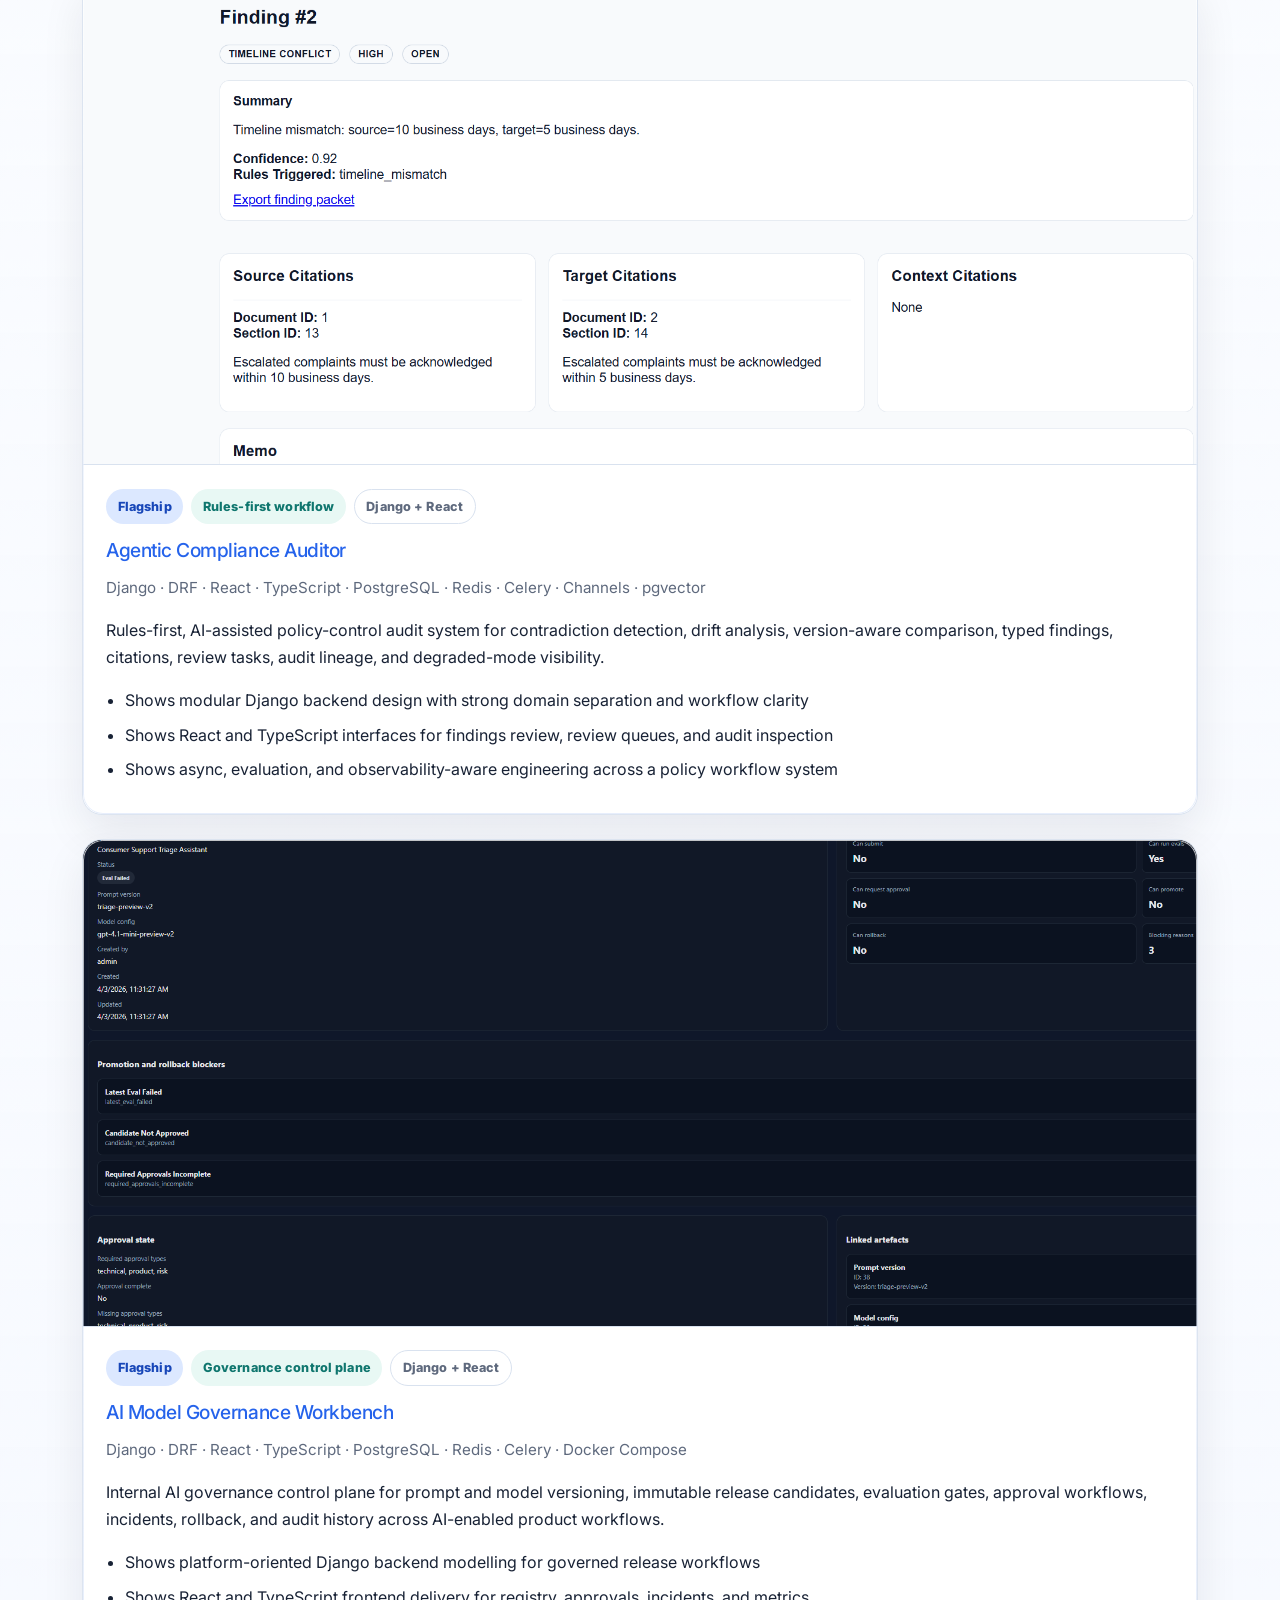
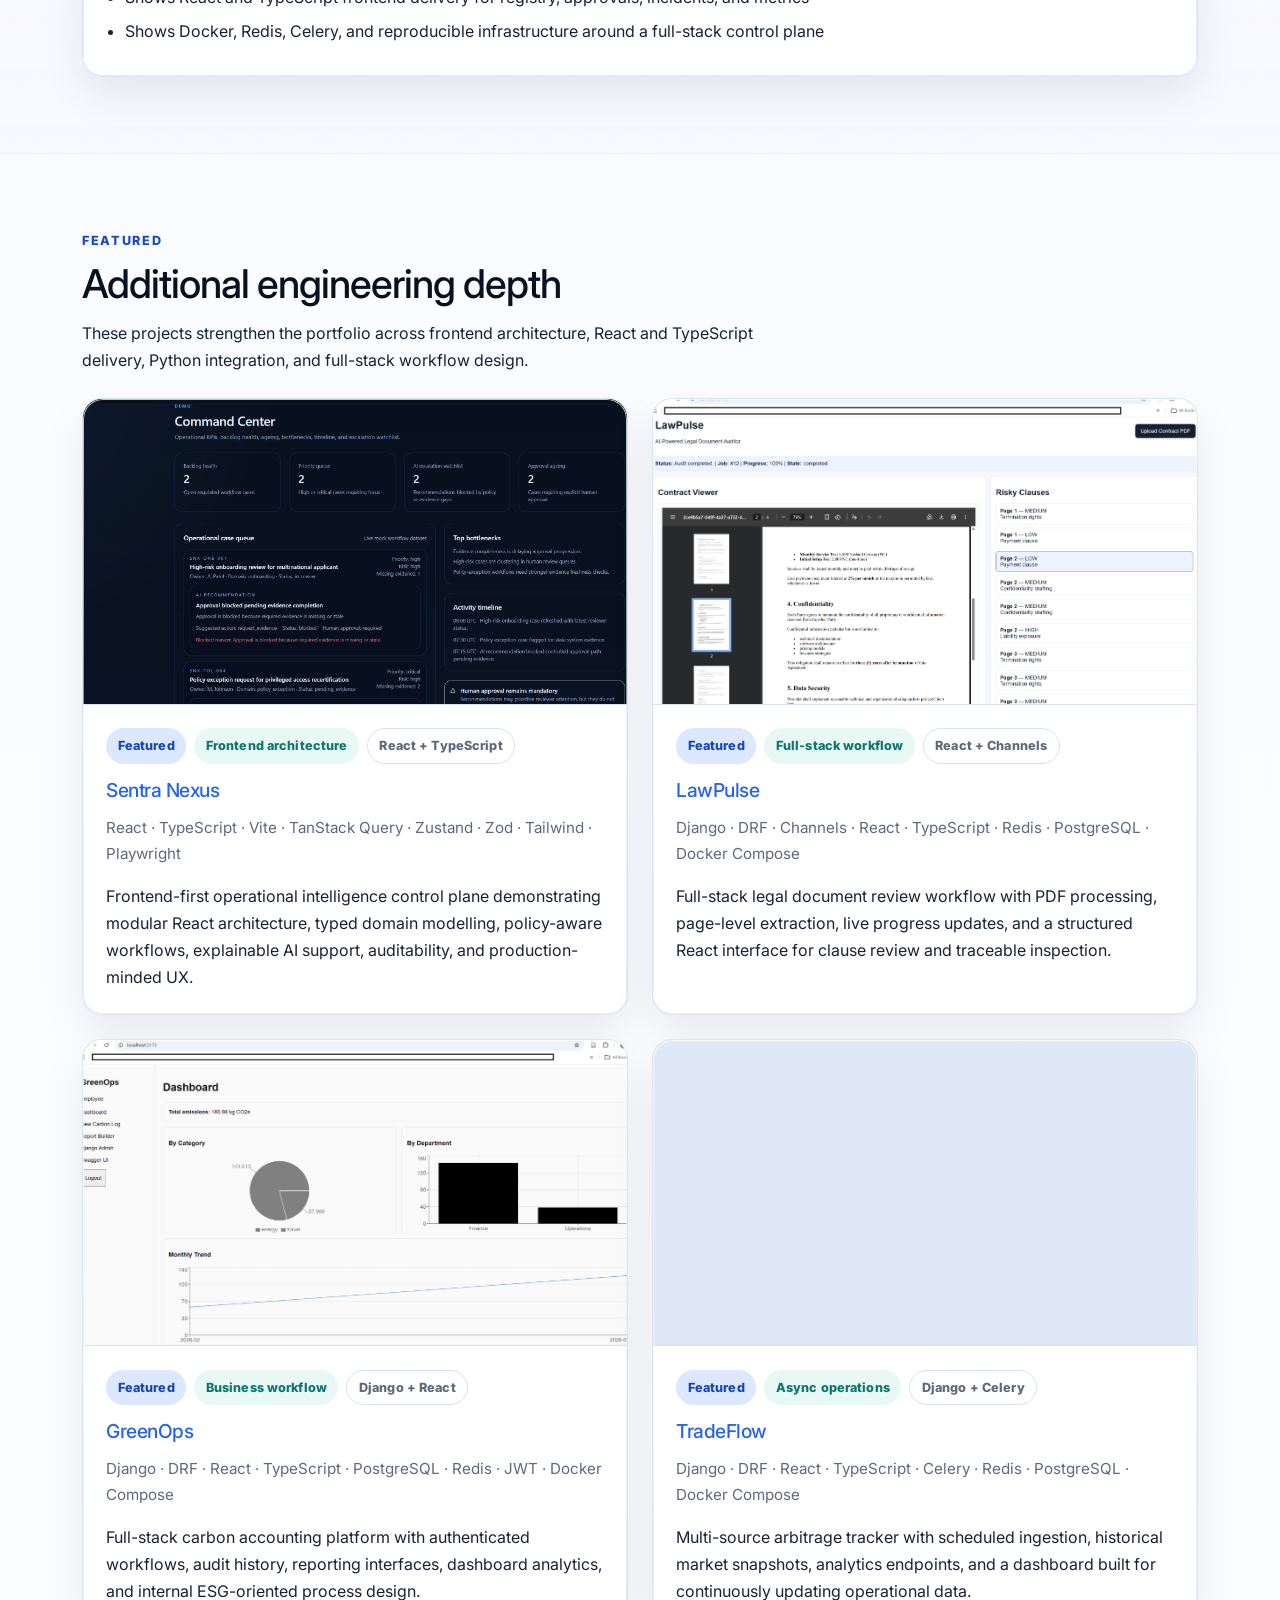
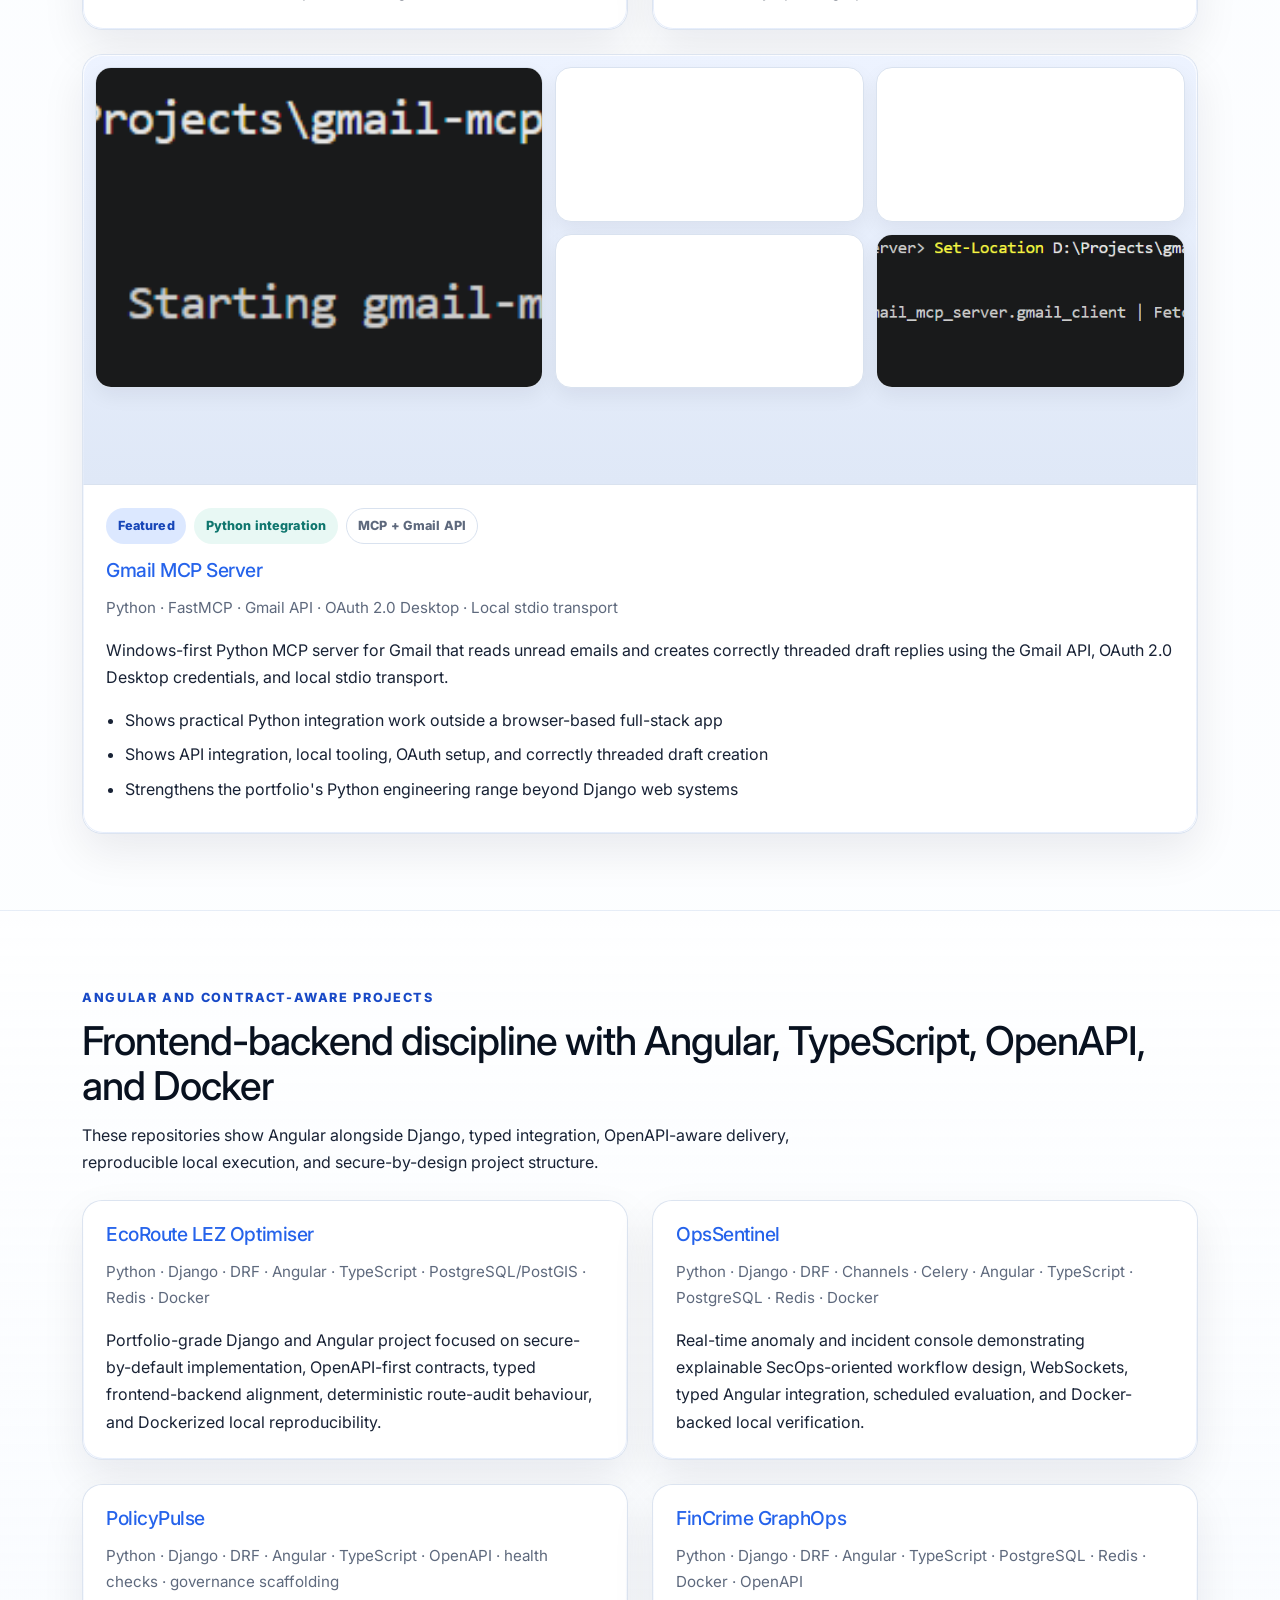
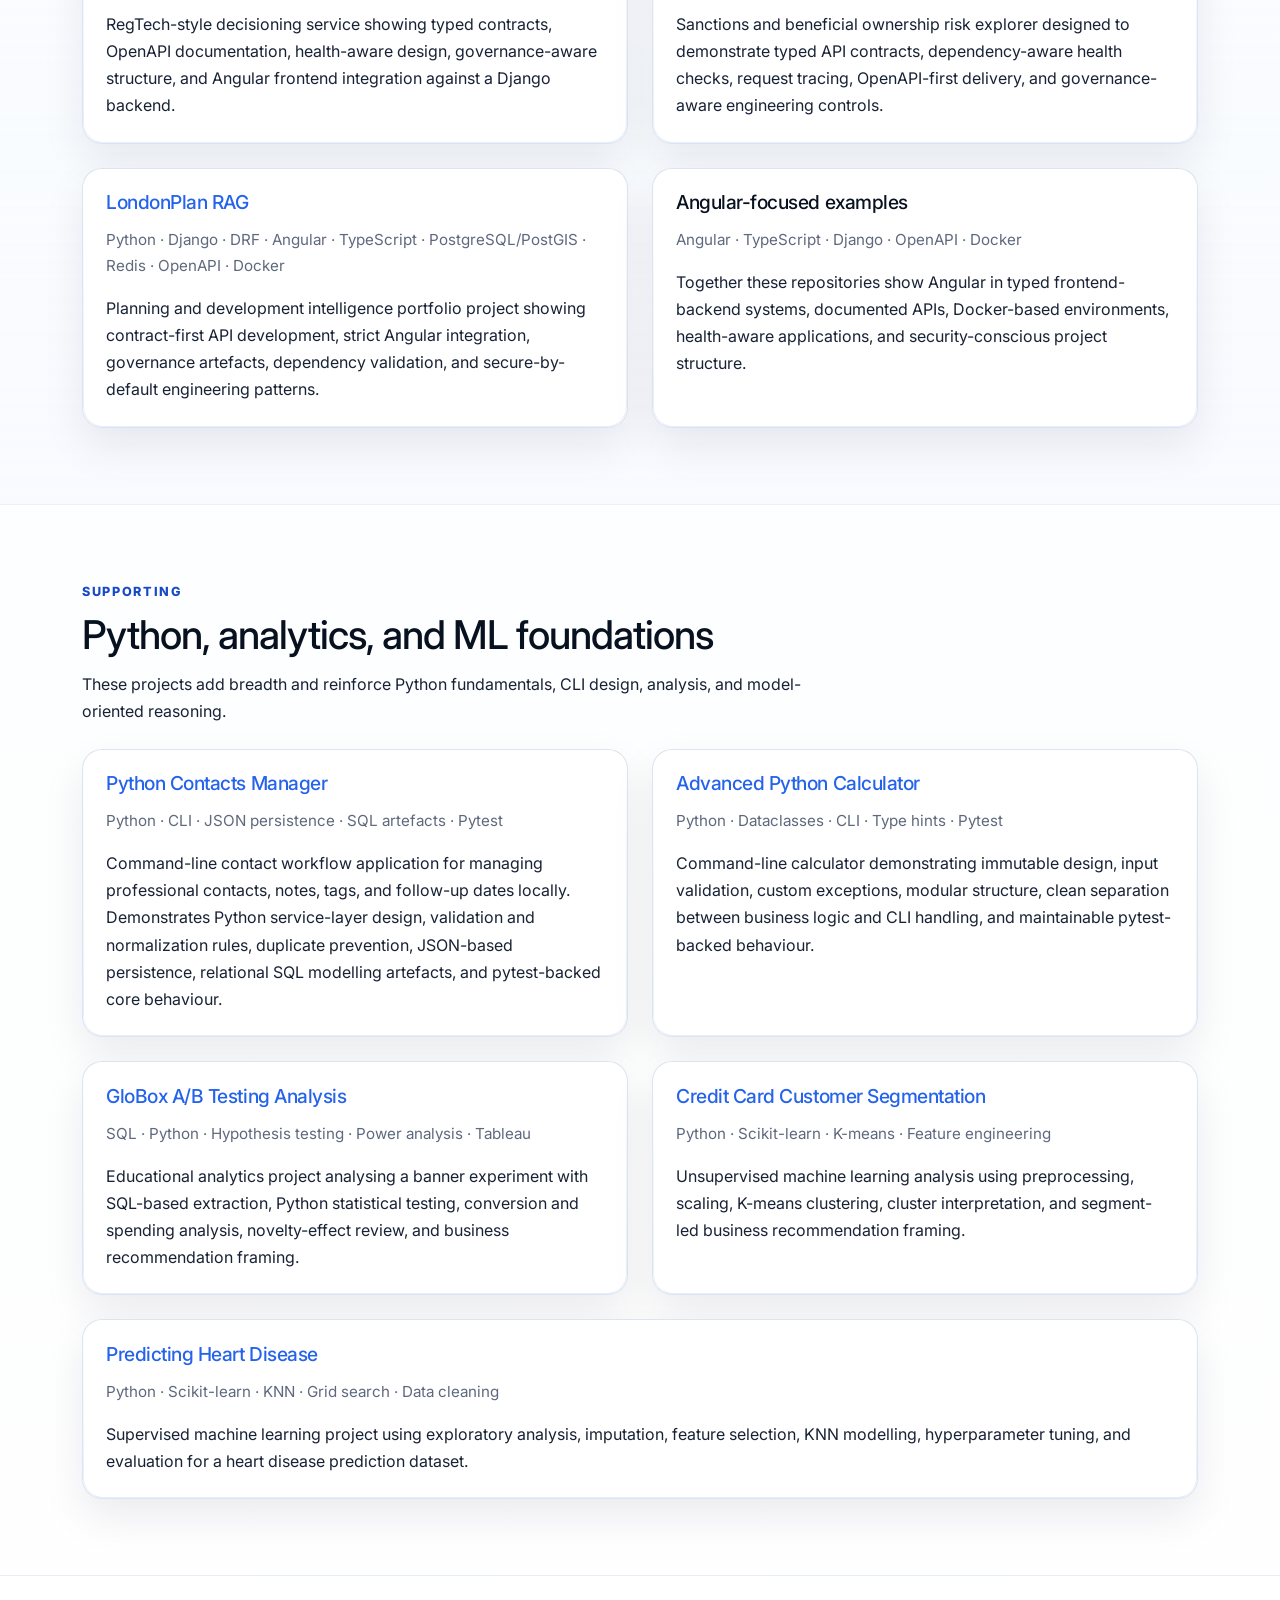
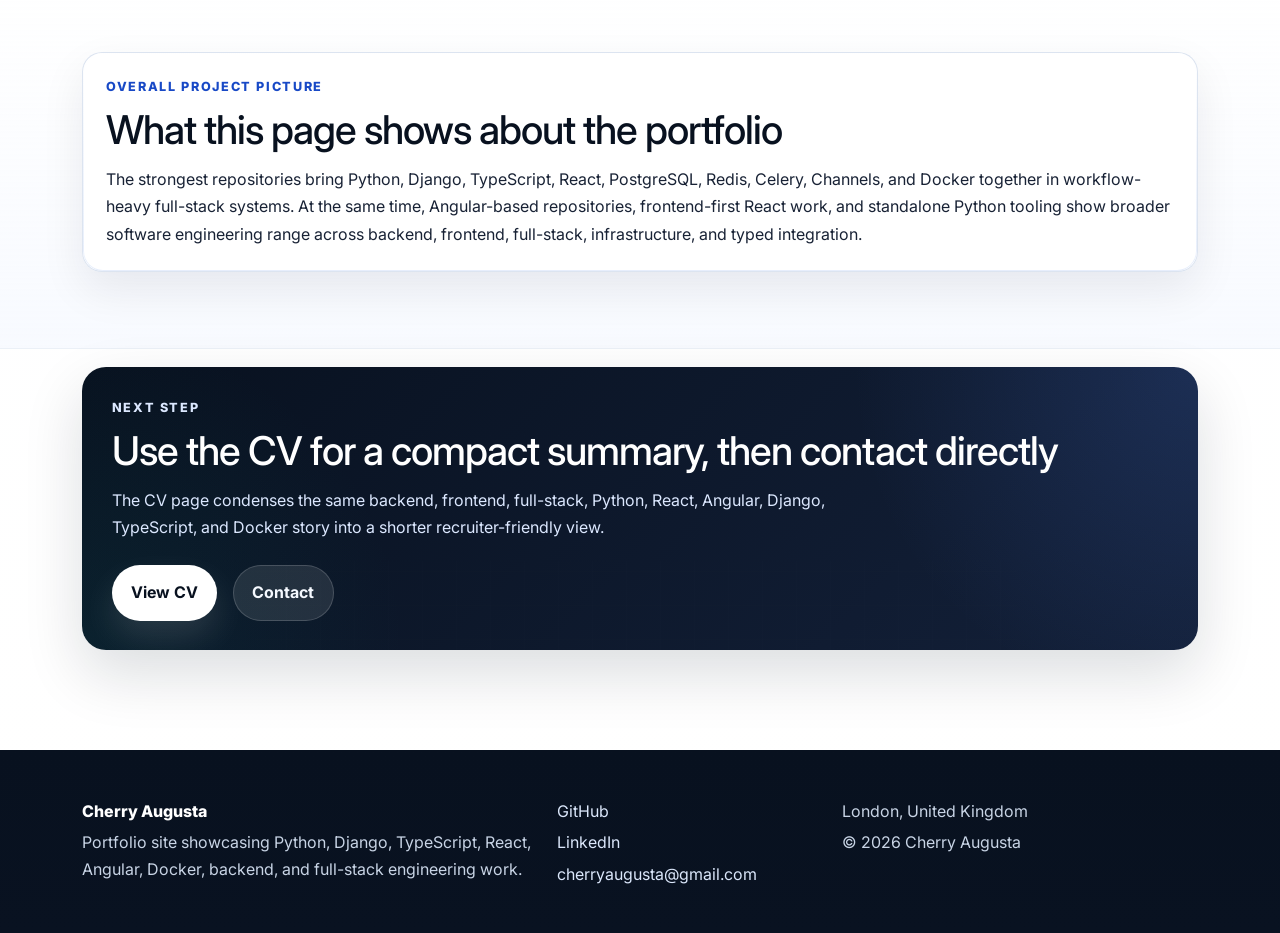
<file: projects.html>
<!DOCTYPE html>
<html lang="en">
<head>
  <meta charset="utf-8">
  <meta name="viewport" content="width=device-width, initial-scale=1">
  <title>Projects | Cherry Augusta</title>
  <meta name="description" content="Projects by Cherry Augusta across Python, Django, TypeScript, React, Angular, PostgreSQL, Redis, Docker, backend engineering, frontend delivery, full-stack applications, and reviewable AI-assisted workflow systems.">
  <meta name="theme-color" content="#0b1220">
  <meta name="robots" content="index,follow">
  <meta property="og:title" content="Projects | Cherry Augusta">
  <meta property="og:description" content="Flagship, featured, Angular-focused, and supporting projects spanning Python, Django, TypeScript, React, Angular, Docker, backend systems, frontend delivery, and reviewable workflow engineering.">
  <meta property="og:type" content="website">
  <meta property="og:url" content="https://cherryaugusta.github.io/developer-portfolio-profile/projects.html">
  <meta property="og:image" content="https://cherryaugusta.github.io/developer-portfolio-profile/assets/og-preview.jpg">
  <meta name="twitter:card" content="summary_large_image">
  <meta name="twitter:title" content="Projects | Cherry Augusta">
  <meta name="twitter:description" content="Flagship, featured, Angular-focused, and supporting projects spanning Python, Django, TypeScript, React, Angular, Docker, backend systems, frontend delivery, and reviewable workflow engineering.">
  <meta name="twitter:image" content="https://cherryaugusta.github.io/developer-portfolio-profile/assets/og-preview.jpg">
  <link rel="canonical" href="https://cherryaugusta.github.io/developer-portfolio-profile/projects.html">
  <link rel="preconnect" href="https://fonts.googleapis.com">
  <link rel="preconnect" href="https://fonts.gstatic.com" crossorigin>
  <link href="https://fonts.googleapis.com/css2?family=Inter:wght@400;500;600;700;800;900&display=swap" rel="stylesheet">
  <link href="https://cdn.jsdelivr.net/npm/bootstrap@5.3.3/dist/css/bootstrap.min.css" rel="stylesheet" integrity="sha384-QWTKZyjpPEjISv5WaRU9OFeRpok6YctnYmDr5pNlyT2bRjXh0JMhjY6hW+ALEwIH" crossorigin="anonymous">
  <link rel="stylesheet" href="styles.css">
</head>
<body>

  <a class="ca-skip-link" href="#main-content">Skip to main content</a>

  <header class="ca-site-header sticky-top">
    <nav class="navbar navbar-expand-lg" aria-label="Primary">
      <div class="container ca-nav-container">
        <a class="navbar-brand ca-brand" href="index.html" aria-label="Cherry Augusta home">Cherry Augusta</a>
        <button class="navbar-toggler ca-nav-toggler" type="button"
          data-bs-toggle="collapse"
          data-bs-target="#primaryNav"
          aria-controls="primaryNav"
          aria-expanded="false"
          aria-label="Toggle navigation">
          <span class="ca-toggler-line"></span>
          <span class="ca-toggler-line"></span>
          <span class="ca-toggler-line"></span>
        </button>
        <div class="collapse navbar-collapse ca-nav-collapse" id="primaryNav">
          <ul class="navbar-nav ms-auto gap-1">
            <li class="nav-item"><a class="nav-link ca-nav-link" href="index.html">Home</a></li>
            <li class="nav-item"><a class="nav-link ca-nav-link active" aria-current="page" href="projects.html">Projects</a></li>
            <li class="nav-item"><a class="nav-link ca-nav-link" href="cv.html">CV</a></li>
            <li class="nav-item"><a class="nav-link ca-nav-link" href="about.html">About</a></li>
            <li class="nav-item"><a class="nav-link ca-nav-link" href="contact.html">Contact</a></li>
          </ul>
        </div>
      </div>
    </nav>
  </header>

  <main id="main-content" class="ca-page-main">

    <!--    PPAGE HEROo -->
    <section class="ca-page-hero">
      <div class="container">
        <div class="row">
          <div class="col-lg-9 col-xl-8">
            <p class="ca-eyebrow">Projects</p>
            <h1>Project evidence across backend, frontend, full-stack, and workflow-heavy systems</h1>
            <p class="ca-page-lead mb-0">
              This portfolio brings together Python, Django, TypeScript, React, Angular, PostgreSQL, Redis, Docker, API design, typed integration, and reviewable workflow engineering. The strongest repositories combine several of those areas in one coherent system.
            </p>
          </div>
        </div>
      </div>
    </section>

    <!-- PROJeCT STRUCTURE NOTE -->
    <section class="ca-section">
      <div class="container">
        <article class="ca-card ca-note-card">
          <p class="ca-section-kicker">Project structure</p>
          <h2>Project groups across the portfolio</h2>
          <p><strong>Flagship</strong> projects provide the strongest combined evidence across Python, Django, React, TypeScript, backend architecture, workflow design, and operational depth.</p>
          <p><strong>Featured</strong> projects extend that picture with strong frontend architecture, full-stack delivery, and practical Python integration.</p>
          <p><strong>Angular and contract-aware projects</strong> show typed frontend-backend integration, OpenAPI-aware delivery, Docker-based reproducibility, and secure-by-design repository structure.</p>
          <p class="mb-0"><strong>Supporting</strong> projects add Python application design, CLI engineering, analytics, and machine learning foundations.</p>
        </article>
      </div>
    </section>

    <!-- FLAGSHiP -->
    <section class="ca-section ca-section-soft" id="flagship-projects">
      <div class="container">
        <div class="ca-section-intro mb-4">
          <p class="ca-section-kicker">Flagship</p>
          <h2>Flagship projects</h2>
        </div>

        <div class="d-flex flex-column gap-4">

          <article class="ca-project-card ca-project-card-with-image ca-project-card-page">
            <div class="ca-project-image-wrap ca-project-image-wrap-large">
              <img src="screenshots/consumer-duty-evidence-engine/case-detail-weak-support.png" alt="Consumer Duty Evidence Engine case review showing evidence sufficiency states and structured assessment" width="1600" height="900" loading="lazy" decoding="async">
            </div>
            <div class="ca-project-content">
              <div class="d-flex flex-wrap gap-2 mb-3">
                <span class="ca-badge ca-badge-primary">Flagship</span>
                <span class="ca-badge ca-badge-accent">Python + Django</span>
                <span class="ca-badge ca-badge-outline">React + TypeScript</span>
              </div>
              <h3><a href="https://github.com/cherryaugusta/consumer-duty-evidence-engine" target="_blank" rel="noopener noreferrer">Consumer Duty Evidence Engine</a></h3>
              <p class="ca-stack">Django · DRF · React · TypeScript · PostgreSQL · Redis · Celery · Channels · pgvector</p>
              <p>AI-assisted evidence review workflow for regulated-style artefacts, designed around structured extraction, evidence sufficiency scoring, contradiction detection, human review routing, evaluation metrics, and audit-ready traceability.</p>
              <ul>
                <li>Shows strong Python and Django backend engineering with explicit workflow state and validation</li>
                <li>Shows React and TypeScript frontend delivery for structured case review and operator actions</li>
                <li>Shows PostgreSQL, Redis, Celery, Channels, and async processing in a workflow-heavy full-stack system</li>
              </ul>
            </div>
          </article>

          <article class="ca-project-card ca-project-card-with-image ca-project-card-page">
            <div class="ca-project-image-wrap ca-project-image-wrap-large">
              <img src="screenshots/meridian-ledger/grounded-answer-with-sources.png" alt="Meridian Ledger grounded answer view showing retrieved sources and answer output" width="1600" height="900" loading="lazy" decoding="async">
            </div>
            <div class="ca-project-content">
              <div class="d-flex flex-wrap gap-2 mb-3">
                <span class="ca-badge ca-badge-primary">Flagship</span>
                <span class="ca-badge ca-badge-accent">Django + React</span>
                <span class="ca-badge ca-badge-outline">Knowledge ops</span>
              </div>
              <h3><a href="https://github.com/cherryaugusta/meridian-ledger" target="_blank" rel="noopener noreferrer">Meridian Ledger</a></h3>
              <p class="ca-stack">Django · React · TypeScript · PostgreSQL · Redis · Celery · JWT · Retrieval · Evaluation</p>
              <p>Full-stack knowledge operations platform for owner-scoped note management, asynchronous indexing, grounded retrieval-backed answers, and persisted evaluation workflows.</p>
              <ul>
                <li>Shows Django backend design, JWT-authenticated SPA integration, and async indexing workflows</li>
                <li>Shows React and TypeScript delivery for note operations and grounded answer review</li>
                <li>Shows persistent evaluation structure and operator-visible source support in a full-stack product</li>
              </ul>
            </div>
          </article>

          <article class="ca-project-card ca-project-card-with-image ca-project-card-page">
            <div class="ca-project-image-wrap ca-project-image-wrap-large">
              <img src="screenshots/agentic-compliance-auditor/finding-detail-side-by-side.png" alt="Agentic Compliance Auditor finding detail showing side-by-side contradiction analysis with cited evidence" width="1600" height="900" loading="lazy" decoding="async">
            </div>
            <div class="ca-project-content">
              <div class="d-flex flex-wrap gap-2 mb-3">
                <span class="ca-badge ca-badge-primary">Flagship</span>
                <span class="ca-badge ca-badge-accent">Rules-first workflow</span>
                <span class="ca-badge ca-badge-outline">Django + React</span>
              </div>
              <h3><a href="https://github.com/cherryaugusta/agentic-compliance-auditor" target="_blank" rel="noopener noreferrer">Agentic Compliance Auditor</a></h3>
              <p class="ca-stack">Django · DRF · React · TypeScript · PostgreSQL · Redis · Celery · Channels · pgvector</p>
              <p>Rules-first, AI-assisted policy-control audit system for contradiction detection, drift analysis, version-aware comparison, typed findings, citations, review tasks, audit lineage, and degraded-mode visibility.</p>
              <ul>
                <li>Shows modular Django backend design with strong domain separation and workflow clarity</li>
                <li>Shows React and TypeScript interfaces for findings review, review queues, and audit inspection</li>
                <li>Shows async, evaluation, and observability-aware engineering across a policy workflow system</li>
              </ul>
            </div>
          </article>

          <article class="ca-project-card ca-project-card-with-image ca-project-card-page">
            <div class="ca-project-image-wrap ca-project-image-wrap-large">
              <img src="screenshots/ai-model-governance-workbench/release-candidate-blocked.png" alt="AI Model Governance Workbench screen showing blocked release candidate and approval controls" width="1600" height="900" loading="lazy" decoding="async">
            </div>
            <div class="ca-project-content">
              <div class="d-flex flex-wrap gap-2 mb-3">
                <span class="ca-badge ca-badge-primary">Flagship</span>
                <span class="ca-badge ca-badge-accent">Governance control plane</span>
                <span class="ca-badge ca-badge-outline">Django + React</span>
              </div>
              <h3><a href="https://github.com/cherryaugusta/ai-model-governance-workbench" target="_blank" rel="noopener noreferrer">AI Model Governance Workbench</a></h3>
              <p class="ca-stack">Django · DRF · React · TypeScript · PostgreSQL · Redis · Celery · Docker Compose</p>
              <p>Internal AI governance control plane for prompt and model versioning, immutable release candidates, evaluation gates, approval workflows, incidents, rollback, and audit history across AI-enabled product workflows.</p>
              <ul>
                <li>Shows platform-oriented Django backend modelling for governed release workflows</li>
                <li>Shows React and TypeScript frontend delivery for registry, approvals, incidents, and metrics</li>
                <li>Shows Docker, Redis, Celery, and reproducible infrastructure around a full-stack control plane</li>
              </ul>
            </div>
          </article>

        </div>
      </div>
    </section>

    <!-- FeATURED -->
    <section class="ca-section" id="featured-projects">
      <div class="container">
        <div class="ca-section-intro mb-4">
          <p class="ca-section-kicker">Featured</p>
          <h2>Additional engineering depth</h2>
          <p>These projects strengthen the portfolio across frontend architecture, React and TypeScript delivery, Python integration, and full-stack workflow design.</p>
        </div>

        <div class="row g-4">

          <div class="col-md-6">
            <article class="ca-project-card ca-project-card-with-image h-100">
              <div class="ca-project-image-wrap">
                <img src="screenshots/sentra-nexus/command-center.png" alt="Sentra Nexus command center showing operational workflow metrics and constrained decision surfaces" width="1600" height="900" loading="lazy" decoding="async">
              </div>
              <div class="ca-project-content">
                <div class="d-flex flex-wrap gap-2 mb-3">
                  <span class="ca-badge ca-badge-primary">Featured</span>
                  <span class="ca-badge ca-badge-accent">Frontend architecture</span>
                  <span class="ca-badge ca-badge-outline">React + TypeScript</span>
                </div>
                <h3><a href="https://github.com/cherryaugusta/sentra-nexus" target="_blank" rel="noopener noreferrer">Sentra Nexus</a></h3>
                <p class="ca-stack">React · TypeScript · Vite · TanStack Query · Zustand · Zod · Tailwind · Playwright</p>
                <p class="mb-0">Frontend-first operational intelligence control plane demonstrating modular React architecture, typed domain modelling, policy-aware workflows, explainable AI support, auditability, and production-minded UX.</p>
              </div>
            </article>
          </div>

          <div class="col-md-6">
            <article class="ca-project-card ca-project-card-with-image h-100">
              <div class="ca-project-image-wrap">
                <img src="screenshots/lawpulse/frontend-selected-clause.png" alt="LawPulse contract review interface with selected clause details visible" width="1600" height="900" loading="lazy" decoding="async">
              </div>
              <div class="ca-project-content">
                <div class="d-flex flex-wrap gap-2 mb-3">
                  <span class="ca-badge ca-badge-primary">Featured</span>
                  <span class="ca-badge ca-badge-accent">Full-stack workflow</span>
                  <span class="ca-badge ca-badge-outline">React + Channels</span>
                </div>
                <h3><a href="https://github.com/cherryaugusta/lawpulse" target="_blank" rel="noopener noreferrer">LawPulse</a></h3>
                <p class="ca-stack">Django · DRF · Channels · React · TypeScript · Redis · PostgreSQL · Docker Compose</p>
                <p class="mb-0">Full-stack legal document review workflow with PDF processing, page-level extraction, live progress updates, and a structured React interface for clause review and traceable inspection.</p>
              </div>
            </article>
          </div>

          <div class="col-md-6">
            <article class="ca-project-card ca-project-card-with-image h-100">
              <div class="ca-project-image-wrap">
                <img src="screenshots/greenops/frontend-dashboard.png" alt="GreenOps dashboard showing ESG reporting charts and KPI summaries" width="1600" height="900" loading="lazy" decoding="async">
              </div>
              <div class="ca-project-content">
                <div class="d-flex flex-wrap gap-2 mb-3">
                  <span class="ca-badge ca-badge-primary">Featured</span>
                  <span class="ca-badge ca-badge-accent">Business workflow</span>
                  <span class="ca-badge ca-badge-outline">Django + React</span>
                </div>
                <h3><a href="https://github.com/cherryaugusta/greenops-carbon-accounting-platform" target="_blank" rel="noopener noreferrer">GreenOps</a></h3>
                <p class="ca-stack">Django · DRF · React · TypeScript · PostgreSQL · Redis · JWT · Docker Compose</p>
                <p class="mb-0">Full-stack carbon accounting platform with authenticated workflows, audit history, reporting interfaces, dashboard analytics, and internal ESG-oriented process design.</p>
              </div>
            </article>
          </div>

          <div class="col-md-6">
            <article class="ca-project-card ca-project-card-with-image h-100">
              <div class="ca-project-image-wrap">
                <img src="screenshots/tradeflow/frontend-dashboard.png" alt="TradeFlow dashboard showing arbitrage opportunities and market data table" width="1600" height="900" loading="lazy" decoding="async">
              </div>
              <div class="ca-project-content">
                <div class="d-flex flex-wrap gap-2 mb-3">
                  <span class="ca-badge ca-badge-primary">Featured</span>
                  <span class="ca-badge ca-badge-accent">Async operations</span>
                  <span class="ca-badge ca-badge-outline">Django + Celery</span>
                </div>
                <h3><a href="https://github.com/cherryaugusta/TradeFlow" target="_blank" rel="noopener noreferrer">TradeFlow</a></h3>
                <p class="ca-stack">Django · DRF · React · TypeScript · Celery · Redis · PostgreSQL · Docker Compose</p>
                <p class="mb-0">Multi-source arbitrage tracker with scheduled ingestion, historical market snapshots, analytics endpoints, and a dashboard built for continuously updating operational data.</p>
              </div>
            </article>
          </div>

          <!-- Gmail MCP — full wiidth + compositee image -->
          <div class="col-12">
            <article class="ca-project-card ca-project-card-with-image">
              <div class="ca-project-image-wrap ca-project-image-wrap-composite">
                <div class="ca-project-composite-grid" aria-label="Gmail MCP Server screenshot composite">
                  <div class="ca-composite-main">
                    <img src="screenshots/gmail-mcp-server/mcp-server-running.png" alt="MCP server running locally" width="1600" height="900" loading="lazy" decoding="async">
                  </div>
                  <div class="ca-composite-tile">
                    <img src="screenshots/gmail-mcp-server/google-cloud-gmail-api-enabled.png" alt="Google Cloud Gmail API enabled" width="1600" height="900" loading="lazy" decoding="async">
                  </div>
                  <div class="ca-composite-tile">
                    <img src="screenshots/gmail-mcp-server/google-oauth-client-config.png" alt="Google OAuth client configuration" width="1600" height="900" loading="lazy" decoding="async">
                  </div>
                  <div class="ca-composite-tile">
                    <img src="screenshots/gmail-mcp-server/claude-desktop-config.png" alt="Claude Desktop config" width="1600" height="900" loading="lazy" decoding="async">
                  </div>
                  <div class="ca-composite-tile">
                    <img src="screenshots/gmail-mcp-server/smoke-test-success.png" alt="Smoke test success" width="1600" height="900" loading="lazy" decoding="async">
                  </div>
                </div>
              </div>
              <div class="ca-project-content">
                <div class="d-flex flex-wrap gap-2 mb-3">
                  <span class="ca-badge ca-badge-primary">Featured</span>
                  <span class="ca-badge ca-badge-accent">Python integration</span>
                  <span class="ca-badge ca-badge-outline">MCP + Gmail API</span>
                </div>
                <h3><a href="https://github.com/cherryaugusta/gmail-mcp-server" target="_blank" rel="noopener noreferrer">Gmail MCP Server</a></h3>
                <p class="ca-stack">Python · FastMCP · Gmail API · OAuth 2.0 Desktop · Local stdio transport</p>
                <p>Windows-first Python MCP server for Gmail that reads unread emails and creates correctly threaded draft replies using the Gmail API, OAuth 2.0 Desktop credentials, and local stdio transport.</p>
                <ul>
                  <li>Shows practical Python integration work outside a browser-based full-stack app</li>
                  <li>Shows API integration, local tooling, OAuth setup, and correctly threaded draft creation</li>
                  <li>Strengthens the portfolio's Python engineering range beyond Django web systems</li>
                </ul>
              </div>
            </article>
          </div>

        </div>
      </div>
    </section>

    <!-- ANGULaR -->
    <section class="ca-section ca-section-soft" id="angular-projects">
      <div class="container">
        <div class="ca-section-intro mb-4">
          <p class="ca-section-kicker">Angular and contract-aware projects</p>
          <h2>Frontend-backend discipline with Angular, TypeScript, OpenAPI, and Docker</h2>
          <p>These repositories show Angular alongside Django, typed integration, OpenAPI-aware delivery, reproducible local execution, and secure-by-design project structure.</p>
        </div>
        <div class="row g-4">
          <div class="col-md-6">
            <article class="ca-card h-100">
              <h3><a href="https://github.com/cherryaugusta/EcoRoute-LEZ-Optimiser" target="_blank" rel="noopener noreferrer">EcoRoute LEZ Optimiser</a></h3>
              <p class="ca-stack">Python · Django · DRF · Angular · TypeScript · PostgreSQL/PostGIS · Redis · Docker</p>
              <p class="mb-0">Portfolio-grade Django and Angular project focused on secure-by-default implementation, OpenAPI-first contracts, typed frontend-backend alignment, deterministic route-audit behaviour, and Dockerized local reproducibility.</p>
            </article>
          </div>
          <div class="col-md-6">
            <article class="ca-card h-100">
              <h3><a href="https://github.com/cherryaugusta/OpsSentinel" target="_blank" rel="noopener noreferrer">OpsSentinel</a></h3>
              <p class="ca-stack">Python · Django · DRF · Channels · Celery · Angular · TypeScript · PostgreSQL · Redis · Docker</p>
              <p class="mb-0">Real-time anomaly and incident console demonstrating explainable SecOps-oriented workflow design, WebSockets, typed Angular integration, scheduled evaluation, and Docker-backed local verification.</p>
            </article>
          </div>
          <div class="col-md-6">
            <article class="ca-card h-100">
              <h3><a href="https://github.com/cherryaugusta/policypulse" target="_blank" rel="noopener noreferrer">PolicyPulse</a></h3>
              <p class="ca-stack">Python · Django · DRF · Angular · TypeScript · OpenAPI · health checks · governance scaffolding</p>
              <p class="mb-0">RegTech-style decisioning service showing typed contracts, OpenAPI documentation, health-aware design, governance-aware structure, and Angular frontend integration against a Django backend.</p>
            </article>
          </div>
          <div class="col-md-6">
            <article class="ca-card h-100">
              <h3><a href="https://github.com/cherryaugusta/fincrime-graphops" target="_blank" rel="noopener noreferrer">FinCrime GraphOps</a></h3>
              <p class="ca-stack">Python · Django · DRF · Angular · TypeScript · PostgreSQL · Redis · Docker · OpenAPI</p>
              <p class="mb-0">Sanctions and beneficial ownership risk explorer designed to demonstrate typed API contracts, dependency-aware health checks, request tracing, OpenAPI-first delivery, and governance-aware engineering controls.</p>
            </article>
          </div>
          <div class="col-md-6">
            <article class="ca-card h-100">
              <h3><a href="https://github.com/cherryaugusta/londonplan-rag" target="_blank" rel="noopener noreferrer">LondonPlan RAG</a></h3>
              <p class="ca-stack">Python · Django · DRF · Angular · TypeScript · PostgreSQL/PostGIS · Redis · OpenAPI · Docker</p>
              <p class="mb-0">Planning and development intelligence portfolio project showing contract-first API development, strict Angular integration, governance artefacts, dependency validation, and secure-by-default engineering patterns.</p>
            </article>
          </div>
          <div class="col-md-6">
            <article class="ca-card h-100">
              <h3>Angular-focused examples</h3>
              <p class="ca-stack">Angular · TypeScript · Django · OpenAPI · Docker</p>
              <p class="mb-0">Together these repositories show Angular in typed frontend-backend systems, documented APIs, Docker-based environments, health-aware applications, and security-conscious project structure.</p>
            </article>
          </div>
        </div>
      </div>
    </section>

    <!-- SuPPORTINg -->
    <section class="ca-section" id="supporting-projects">
      <div class="container">
        <div class="ca-section-intro mb-4">
          <p class="ca-section-kicker">Supporting</p>
          <h2>Python, analytics, and ML foundations</h2>
          <p>These projects add breadth and reinforce Python fundamentals, CLI design, analysis, and model-oriented reasoning.</p>
        </div>
        <div class="row g-4">
          <div class="col-md-6">
            <article class="ca-card h-100">
              <h3><a href="https://github.com/cherryaugusta/python-contacts-manager" target="_blank" rel="noopener noreferrer">Python Contacts Manager</a></h3>
              <p class="ca-stack">Python · CLI · JSON persistence · SQL artefacts · Pytest</p>
              <p class="mb-0">Command-line contact workflow application for managing professional contacts, notes, tags, and follow-up dates locally. Demonstrates Python service-layer design, validation and normalization rules, duplicate prevention, JSON-based persistence, relational SQL modelling artefacts, and pytest-backed core behaviour.</p>
            </article>
          </div>
          <div class="col-md-6">
            <article class="ca-card h-100">
              <h3><a href="https://github.com/cherryaugusta/advanced-python-calculator" target="_blank" rel="noopener noreferrer">Advanced Python Calculator</a></h3>
              <p class="ca-stack">Python · Dataclasses · CLI · Type hints · Pytest</p>
              <p class="mb-0">Command-line calculator demonstrating immutable design, input validation, custom exceptions, modular structure, clean separation between business logic and CLI handling, and maintainable pytest-backed behaviour.</p>
            </article>
          </div>
          <div class="col-md-6">
            <article class="ca-card h-100">
              <h3><a href="https://github.com/cherryaugusta/GloBox_A-B_Testing_Analysis" target="_blank" rel="noopener noreferrer">GloBox A/B Testing Analysis</a></h3>
              <p class="ca-stack">SQL · Python · Hypothesis testing · Power analysis · Tableau</p>
              <p class="mb-0">Educational analytics project analysing a banner experiment with SQL-based extraction, Python statistical testing, conversion and spending analysis, novelty-effect review, and business recommendation framing.</p>
            </article>
          </div>
          <div class="col-md-6">
            <article class="ca-card h-100">
              <h3><a href="https://github.com/cherryaugusta/Credit-Card-Customer-Segmentation" target="_blank" rel="noopener noreferrer">Credit Card Customer Segmentation</a></h3>
              <p class="ca-stack">Python · Scikit-learn · K-means · Feature engineering</p>
              <p class="mb-0">Unsupervised machine learning analysis using preprocessing, scaling, K-means clustering, cluster interpretation, and segment-led business recommendation framing.</p>
            </article>
          </div>
          <div class="col-12">
            <article class="ca-card">
              <h3><a href="https://github.com/cherryaugusta/Predicting-Heart-Disease" target="_blank" rel="noopener noreferrer">Predicting Heart Disease</a></h3>
              <p class="ca-stack">Python · Scikit-learn · KNN · Grid search · Data cleaning</p>
              <p class="mb-0">Supervised machine learning project using exploratory analysis, imputation, feature selection, KNN modelling, hyperparameter tuning, and evaluation for a heart disease prediction dataset.</p>
            </article>
          </div>
        </div>
      </div>
    </section>

    <!-- SUMMARY -->
    <section class="ca-section ca-section-soft">
      <div class="container">
        <article class="ca-card">
          <p class="ca-section-kicker">Overall project picture</p>
          <h2>What this page shows about the portfolio</h2>
          <p class="mb-0">The strongest repositories bring Python, Django, TypeScript, React, PostgreSQL, Redis, Celery, Channels, and Docker together in workflow-heavy full-stack systems. At the same time, Angular-based repositories, frontend-first React work, and standalone Python tooling show broader software engineering range across backend, frontend, full-stack, infrastructure, and typed integration.</p>
        </article>
      </div>
    </section>

    <!-- CTA -->
    <section class="ca-section ca-section-cta">
      <div class="container">
        <div class="ca-cta-panel d-flex flex-wrap align-items-center justify-content-between gap-4">
          <div>
            <p class="ca-section-kicker ca-section-kicker-light">Next step</p>
            <h2>Use the CV for a compact summary, then contact directly</h2>
            <p class="mb-0">The CV page condenses the same backend, frontend, full-stack, Python, React, Angular, Django, TypeScript, and Docker story into a shorter recruiter-friendly view.</p>
          </div>
          <div class="d-flex flex-wrap gap-3">
            <a class="ca-btn ca-btn-primary" href="cv.html">View CV</a>
            <a class="ca-btn ca-btn-secondary" href="contact.html">Contact</a>
          </div>
        </div>
      </div>
    </section>

  </main>

  <footer class="ca-site-footer">
    <div class="container">
      <div class="row g-4">
        <div class="col-lg-5">
          <p class="ca-footer-title">Cherry Augusta</p>
          <p class="mb-0">Portfolio site showcasing Python, Django, TypeScript, React, Angular, Docker, backend, and full-stack engineering work.</p>
        </div>
        <div class="col-sm-6 col-lg-3">
          <p class="mb-1"><a href="https://github.com/cherryaugusta" target="_blank" rel="noopener noreferrer">GitHub</a></p>
          <p class="mb-1"><a href="https://www.linkedin.com/in/cherry-augusta-3957a916" target="_blank" rel="noopener noreferrer">LinkedIn</a></p>
          <p class="mb-0"><a href="mailto:cherryaugusta@gmail.com">cherryaugusta@gmail.com</a></p>
        </div>
        <div class="col-sm-6 col-lg-4">
          <p class="mb-1">London, United Kingdom</p>
          <p class="mb-0">© <span id="current-year">2026</span> Cherry Augusta</p>
        </div>
      </div>
    </div>
  </footer>

  <script src="https://cdn.jsdelivr.net/npm/bootstrap@5.3.3/dist/js/bootstrap.bundle.min.js" integrity="sha384-YvpcrYf0tY3lHB60NNkmXc4s9bIOgUxi8T/jzmFyFnDFTX5X3TI5ip47tIiLgkD" crossorigin="anonymous"></script>
  <script src="script.js"></script>
</body>
</html>
</file>
<file: styles.css>
:root {
  --ca-bg:            #08111f;
  --ca-bg-soft:       #0d1728;
  --ca-bg-deep:       #050b16;
  --ca-surface:       #ffffff;
  --ca-surface-soft:  #f6f9ff;
  --ca-surface-strong:#eef4ff;
  --ca-text:          #182235;
  --ca-muted:         #5e697d;
  --ca-muted-strong:  #435168;
  --ca-line:          #d9e2ef;
  --ca-line-strong:   #bfd2f6;
  --ca-primary:       #2563eb;
  --ca-primary-strong:#1849c6;
  --ca-primary-soft:  #dce8ff;
  --ca-accent:        #0f766e;
  --ca-accent-soft:   #e8f8f4;
  --ca-hero-text:     #f5f9ff;
  --ca-hero-text-soft:#dbe8ff;
  --ca-hero-text-muted:#bfd2f4;
  --ca-hero-title-accent:#8ec5ff;
  --ca-shadow-xs:     0 8px 20px rgba(9,18,32,.06);
  --ca-shadow:        0 18px 44px rgba(9,18,32,.08);
  --ca-shadow-strong: 0 24px 60px rgba(9,18,32,.14);
  --ca-shadow-premium:0 30px 80px rgba(8,17,31,.18);
  --ca-radius-xs:     10px;
  --ca-radius-sm:     14px;
  --ca-radius:        20px;
  --ca-radius-lg:     28px;
  --ca-transition:    200ms ease;
}

*,
*::before,
*::after { box-sizing: border-box; }

html { scroll-behavior: smooth; text-size-adjust: 100%; }

body {
  font-family: "Inter", "Segoe UI", Roboto, Arial, sans-serif;
  color: var(--ca-text);
  line-height: 1.7;
  background:
    radial-gradient(circle at top left, rgba(37,99,235,.11), transparent 26%),
    radial-gradient(circle at top right, rgba(15,118,110,.08), transparent 22%),
    linear-gradient(180deg, #eef5ff 0%, #f8fbff 18%, #ffffff 100%);
}

img { max-width: 100%; display: block; }

a {
  color: var(--ca-primary);
  text-decoration: none;
  word-break: break-word;
  transition: color var(--ca-transition), opacity var(--ca-transition), transform var(--ca-transition);
}
a:hover { text-decoration: underline; }

a:focus-visible,
button:focus-visible {
  outline: 3px solid rgba(37,99,235,.28);
  outline-offset: 3px;
}

p { margin: 0 0 1rem; }

h1, h2, h3 {
  margin: 0 0 .85rem;
  line-height: 1.12;
  letter-spacing: -0.025em;
  color: var(--ca-bg);
}

h1 { font-size: clamp(2.4rem, 6vw, 4.9rem); }
h2 { font-size: clamp(1.55rem, 3.1vw, 2.5rem); }
h3 { font-size: clamp(1.05rem, 2vw, 1.2rem); }

ul { margin: 0; padding-left: 1.15rem; }
li { margin-bottom: .45rem; }

hr {
  border: 0;
  border-top: 1px solid var(--ca-line);
  margin: 1.35rem 0;
}

.ca-skip-link {
  position: absolute;
  left: 16px;
  top: -56px;
  background: var(--ca-primary);
  color: #fff;
  padding: .85rem 1rem;
  border-radius: 10px;
  z-index: 1100;
  box-shadow: var(--ca-shadow);
  font-weight: 700;
}
.ca-skip-link:focus { top: 16px; }

.ca-site-header {
  background: rgba(8,17,31,.78);
  backdrop-filter: blur(18px);
  -webkit-backdrop-filter: blur(18px);
  border-bottom: 1px solid rgba(255,255,255,.08);
  box-shadow: 0 10px 30px rgba(8,17,31,.08);
}

.ca-nav-container {
  min-height: 78px;
}

.ca-brand {
  color: #fff !important;
  font-weight: 800;
  letter-spacing: .01em;
  font-size: 1.02rem;
}
.ca-brand:hover {
  text-decoration: none;
  opacity: .96;
}

.ca-nav-link {
  color: #dce7fb !important;
  padding: .68rem .94rem !important;
  border-radius: 999px !important;
  font-weight: 600;
}
.ca-nav-link:hover {
  background: rgba(255,255,255,.08);
  text-decoration: none;
}
.ca-nav-link.active,
.ca-nav-link[aria-current="page"] {
  background: rgba(255,255,255,.14) !important;
  color: #fff !important;
  box-shadow: inset 0 0 0 1px rgba(255,255,255,.06);
}

.ca-nav-toggler {
  width: 48px;
  height: 48px;
  border: 1px solid rgba(255,255,255,.18) !important;
  border-radius: 14px !important;
  background: transparent !important;
  padding: 0;
  display: flex;
  align-items: center;
  justify-content: center;
  gap: 4px;
  flex-direction: column;
  cursor: pointer;
  background-image: none !important;
}
.ca-nav-toggler:focus { box-shadow: 0 0 0 3px rgba(37,99,235,.28) !important; }

.ca-toggler-line {
  display: block;
  width: 20px;
  height: 2px;
  background: #fff;
  border-radius: 999px;
  pointer-events: none;
}

@media (max-width: 991.98px) {
  .ca-nav-collapse.show,
  .ca-nav-collapse.collapsing {
    background: rgba(8,17,31,.98);
    border: 1px solid rgba(255,255,255,.08);
    border-radius: 18px;
    padding: .8rem;
    margin-top: .5rem;
    box-shadow: var(--ca-shadow-premium);
  }
  .ca-nav-collapse .ca-nav-link {
    border-radius: 12px !important;
    padding: .6rem .9rem !important;
  }
  .navbar-nav { gap: 0 !important; }
}

.ca-hero,
.ca-page-hero {
  color: #fff;
  background:
    radial-gradient(circle at top left, rgba(88,138,255,.18), transparent 26%),
    radial-gradient(circle at bottom right, rgba(15,118,110,.14), transparent 28%),
    linear-gradient(135deg, rgba(8,17,31,.98), rgba(17,29,48,.96)),
    linear-gradient(135deg, #08111f, #132039);
  position: relative;
  overflow: hidden;
}

.ca-hero::before,
.ca-page-hero::before {
  content: "";
  position: absolute;
  inset: 0;
  background:
    linear-gradient(90deg, rgba(255,255,255,.04) 1px, transparent 1px),
    linear-gradient(180deg, rgba(255,255,255,.03) 1px, transparent 1px);
  background-size: 36px 36px;
  opacity: .18;
  pointer-events: none;
}

.ca-hero { padding: 5.8rem 0 4.5rem; }
.ca-page-hero { padding: 4rem 0 3rem; }

.ca-hero h1,
.ca-page-hero h1 {
  color: var(--ca-hero-text);
  text-shadow: 0 2px 18px rgba(0,0,0,.22);
}

.ca-hero-row { position: relative; z-index: 1; }

.ca-hero-title-primary { color: var(--ca-hero-text); }
.ca-hero-title-secondary {
  color: var(--ca-hero-title-accent);
  line-height: 1.08;
}

.ca-hero-copy {
  color: var(--ca-hero-text-soft);
}

.ca-eyebrow,
.ca-section-kicker,
.ca-panel-label {
  text-transform: uppercase;
  letter-spacing: .13em;
  font-size: .79rem;
  font-weight: 800;
  margin: 0 0 .65rem;
  display: block;
}

.ca-eyebrow { color: var(--ca-hero-text-muted); margin-bottom: .9rem; }
.ca-section-kicker { color: var(--ca-primary-strong); }
.ca-section-kicker-light { color: #b7cdf9; }
.ca-panel-label { color: var(--ca-hero-text-muted); margin-bottom: .55rem; }

.ca-hero-lead,
.ca-page-lead {
  color: var(--ca-hero-text-soft);
  font-size: 1.08rem;
  max-width: 720px;
  margin-bottom: 1.45rem;
}

.ca-metric {
  background: rgba(255,255,255,.08);
  border: 1px solid rgba(255,255,255,.11);
  border-radius: 18px;
  padding: .95rem 1rem;
  box-shadow: var(--ca-shadow-xs);
  backdrop-filter: blur(10px);
  -webkit-backdrop-filter: blur(10px);
  height: 100%;
}
.ca-metric strong { color: var(--ca-hero-text); font-size: .98rem; }
.ca-metric span { color: var(--ca-hero-text-soft); font-size: .92rem; }

.ca-hero-panel {
  background: rgba(255,255,255,.08);
  border: 1px solid rgba(255,255,255,.12);
  border-radius: var(--ca-radius);
  padding: 1.35rem;
  box-shadow: var(--ca-shadow);
  backdrop-filter: blur(10px);
  -webkit-backdrop-filter: blur(10px);
}
.ca-hero-panel h2 { color: var(--ca-hero-text); font-size: 1.35rem; margin-bottom: .8rem; }

.ca-hero-summary-panel { padding: 1.08rem 1.1rem 1.02rem; }
.ca-hero-summary-panel h2 { font-size: 1.18rem; line-height: 1.2; margin-bottom: .64rem; }
.ca-hero-summary-text { color: var(--ca-hero-text-soft); margin: 0; }

.ca-hero-core-panel { 
  padding: 1.35rem 1.5rem; 
}
.ca-hero-core-panel h2 { 
  font-size: 1.25rem; 
  margin-bottom: .75rem; 
}

.ca-profile-card {
  background: rgba(255,255,255,.08);
  border: 1px solid rgba(255,255,255,.12);
  border-radius: var(--ca-radius);
  padding: .8rem;
  box-shadow: var(--ca-shadow);
  overflow: hidden;
  backdrop-filter: blur(10px);
  -webkit-backdrop-filter: blur(10px);
  display: flex;
  flex-direction: column;
}
.ca-profile-card-compact { padding: .75rem; }

.ca-hero-project-visual { display: grid; gap: .75rem; }

.ca-hero-project-main {
  border-radius: 18px;
  overflow: hidden;
  background: #12213a;
  border: 1px solid rgba(255,255,255,.10);
  box-shadow: var(--ca-shadow-xs);
}
.ca-hero-project-main img {
  width: 100%;
  height: clamp(240px, 24vw, 320px);
  object-fit: cover;
  object-position: top center;
  display: block;
}

.ca-hero-supporting-img {
  width: 100%;
  height: 110px;
  object-fit: cover;
  object-position: top center;
  border-radius: 14px;
  display: block;
  background: #12213a;
  border: 1px solid rgba(255,255,255,.10);
  box-shadow: var(--ca-shadow-xs);
}

.ca-profile-caption span {
  padding: .42rem .72rem;
  border-radius: 999px;
  background: rgba(255,255,255,.10);
  border: 1px solid rgba(255,255,255,.12);
  color: var(--ca-hero-text);
  font-size: .88rem;
  font-weight: 600;
  text-align: center;
}

.ca-tag-list-core {
  list-style: none;
  padding: 0;
  margin: 0;
  display: grid;
  grid-template-columns: repeat(auto-fit, minmax(260px, 1fr));
  gap: .5rem;
}
.ca-tag-list-core li {
  display: flex;
  align-items: center;
  justify-content: flex-start;
  text-align: left;
  min-height: 34px;
  padding: .5rem .9rem;
  border-radius: 12px;
  background: rgba(255,255,255,.10);
  border: 1px solid rgba(255,255,255,.12);
  color: var(--ca-hero-text);
  font-size: .88rem;
  font-weight: 600;
  line-height: 1.14;
  letter-spacing: -0.01em;
  margin: 0;
}

.ca-btn {
  display: inline-flex;
  align-items: center;
  justify-content: center;
  min-height: 50px;
  padding: .82rem 1.14rem;
  border-radius: 999px;
  font-weight: 700;
  font-size: 1rem;
  text-decoration: none;
  transition: transform var(--ca-transition), background var(--ca-transition), border-color var(--ca-transition), box-shadow var(--ca-transition), color var(--ca-transition);
  cursor: pointer;
  border: 1px solid transparent;
  white-space: nowrap;
}
.ca-btn:hover { text-decoration: none; transform: translateY(-1px); }

.ca-btn-primary {
  background: #fff;
  color: var(--ca-bg) !important;
  box-shadow: 0 16px 34px rgba(255,255,255,.12);
}
.ca-btn-primary:hover { box-shadow: 0 18px 38px rgba(255,255,255,.16); }

.ca-btn-secondary {
  color: var(--ca-hero-text) !important;
  background: rgba(255,255,255,.10);
  border-color: rgba(255,255,255,.16);
}

.ca-btn-ghost {
  color: var(--ca-hero-text) !important;
  background: transparent;
  border-color: rgba(255,255,255,.18);
}

.ca-btn-contact-secondary {
  color: #fff !important;
  background: rgba(255,255,255,.08);
  border-color: rgba(255,255,255,.18);
}
.ca-btn-contact-secondary:hover { background: rgba(255,255,255,.12); }

.ca-section { padding: 4.75rem 0; }

.ca-section-soft {
  background: linear-gradient(180deg, rgba(255,255,255,.56), rgba(246,249,255,.82));
  border-top: 1px solid rgba(217,226,239,.52);
  border-bottom: 1px solid rgba(217,226,239,.52);
  position: relative;
}

.ca-section-cta {
  padding-top: 1.15rem;
  padding-bottom: 4.25rem;
}

.ca-section-intro { margin-bottom: .8rem; }
.ca-section-intro > p:last-child { max-width: 72ch; }

.ca-text-link { font-weight: 700; }

.ca-card {
  background: rgba(255,255,255,.92);
  border: 1px solid rgba(217,226,239,.92);
  border-radius: var(--ca-radius);
  box-shadow: var(--ca-shadow);
  padding: 1.45rem;
  position: relative;
}
.ca-card::before {
  content: "";
  position: absolute;
  inset: 0;
  border-radius: inherit;
  padding: 1px;
  background: linear-gradient(180deg, rgba(255,255,255,.75), rgba(191,210,246,.38));
  -webkit-mask: linear-gradient(#fff 0 0) content-box, linear-gradient(#fff 0 0);
  -webkit-mask-composite: xor;
  mask-composite: exclude;
  pointer-events: none;
}
.ca-card h2,
.ca-card h3 { color: var(--ca-bg); }

.ca-note-card { background: rgba(255,255,255,.94); }

.ca-note-text { color: var(--ca-muted); font-size: .95rem; }

.ca-feature-card {
  position: relative;
  overflow: hidden;
}
.ca-feature-card::after {
  content: "";
  position: absolute;
  inset: auto 0 0 0;
  height: 4px;
  background: linear-gradient(90deg, var(--ca-primary), #4f7ef0, var(--ca-accent));
  opacity: .96;
}

.ca-sticky-aside { 
  position: sticky; 
  top: 100px; 
  align-self: start; 
  height: fit-content;
}

.ca-badge {
  display: inline-flex;
  align-items: center;
  padding: .38rem .72rem;
  border-radius: 999px;
  font-size: .79rem;
  font-weight: 800;
  letter-spacing: .01em;
}
.ca-badge-primary {
  background: var(--ca-primary-soft);
  color: #1746b8;
}
.ca-badge-accent {
  background: var(--ca-accent-soft);
  color: var(--ca-accent);
}
.ca-badge-outline {
  background: #fff;
  color: var(--ca-muted);
  border: 1px solid var(--ca-line);
}

.ca-project-card {
  background: rgba(255,255,255,.92);
  border: 1px solid rgba(217,226,239,.92);
  border-radius: var(--ca-radius);
  box-shadow: var(--ca-shadow);
  position: relative;
  transition: transform var(--ca-transition), box-shadow var(--ca-transition), border-color var(--ca-transition);
}
.ca-project-card::before {
  content: "";
  position: absolute;
  inset: 0;
  border-radius: inherit;
  padding: 1px;
  background: linear-gradient(180deg, rgba(255,255,255,.75), rgba(191,210,246,.38));
  -webkit-mask: linear-gradient(#fff 0 0) content-box, linear-gradient(#fff 0 0);
  -webkit-mask-composite: xor;
  mask-composite: exclude;
  pointer-events: none;
}
.ca-project-card:hover {
  transform: translateY(-5px);
  box-shadow: var(--ca-shadow-premium);
  border-color: var(--ca-line-strong);
}
.ca-project-card h3 { color: var(--ca-bg); }

.ca-project-card-with-image { padding: 0; overflow: hidden; }

.ca-project-image-wrap {
  aspect-ratio: 16 / 9;
  overflow: hidden;
  border-bottom: 1px solid var(--ca-line);
  background: #dfe8f7;
}
.ca-project-image-wrap-large { aspect-ratio: 16 / 8.5; }

.ca-project-image-wrap img {
  width: 100%;
  height: 100%;
  object-fit: cover;
  transition: transform 240ms ease;
}
.ca-project-card:hover .ca-project-image-wrap img { transform: scale(1.025); }

.ca-project-card-page .ca-project-image-wrap,
.ca-project-card-page .ca-project-image-wrap-large {
  aspect-ratio: 16 / 7;
  min-height: 480px;
}

.ca-project-content { padding: 1.45rem; }

.ca-project-image-wrap-composite {
  aspect-ratio: auto;
  min-height: 430px;
  padding: .75rem;
  background: linear-gradient(180deg, #edf3ff, #dfe8f7);
}
.ca-project-composite-grid {
  display: grid;
  grid-template-columns: 1.45fr 1fr 1fr;
  grid-template-rows: 1fr 1fr;
  gap: .75rem;
  height: 100%;
}
.ca-composite-main {
  grid-column: 1;
  grid-row: 1 / span 2;
  overflow: hidden;
  border-radius: 16px;
  border: 1px solid var(--ca-line);
  background: #fff;
  box-shadow: var(--ca-shadow-xs);
}
.ca-composite-tile {
  overflow: hidden;
  border-radius: 16px;
  border: 1px solid var(--ca-line);
  background: #fff;
  box-shadow: var(--ca-shadow-xs);
}
.ca-composite-main img,
.ca-composite-tile img {
  width: 100%;
  height: 100%;
  object-fit: cover;
  object-position: top center;
}

.ca-stack,
.ca-meta { color: var(--ca-muted); font-size: .95rem; }

.ca-plain-list {
  list-style: none;
  padding: 0;
  margin: 0;
}
.ca-plain-list li {
  position: relative;
  padding-left: 1rem;
  margin: .5rem 0;
}
.ca-plain-list li::before {
  content: "";
  position: absolute;
  left: 0;
  top: .72rem;
  width: 6px;
  height: 6px;
  border-radius: 999px;
  background: var(--ca-primary);
}

.ca-timeline-item {
  padding-left: 1rem;
  border-left: 3px solid #bfd4ff;
}
.ca-education-block { margin-bottom: 1rem; }

.ca-cta-panel {
  background:
    radial-gradient(circle at top right, rgba(88,138,255,.16), transparent 30%),
    radial-gradient(circle at bottom left, rgba(15,118,110,.14), transparent 28%),
    linear-gradient(135deg, #08111f, #132039);
  color: #fff;
  border-radius: 24px;
  padding: 1.85rem;
  box-shadow: var(--ca-shadow-strong);
  position: relative;
  overflow: hidden;
}
.ca-cta-panel::before {
  content: "";
  position: absolute;
  inset: 0;
  background:
    linear-gradient(90deg, rgba(255,255,255,.04) 1px, transparent 1px),
    linear-gradient(180deg, rgba(255,255,255,.03) 1px, transparent 1px);
  background-size: 34px 34px;
  opacity: .14;
  pointer-events: none;
}
.ca-cta-panel > * { position: relative; z-index: 1; }
.ca-cta-panel h2 { color: #fff; }
.ca-cta-panel p { color: #dce8ff; max-width: 720px; }

.ca-contact-primary-card { padding: 1.55rem; }

.ca-contact-fact {
  background: linear-gradient(180deg, rgba(220,232,255,.34), rgba(255,255,255,.9));
  border: 1px solid rgba(191,210,246,.78);
  border-radius: 16px;
  padding: .95rem 1rem;
  box-shadow: var(--ca-shadow-xs);
  height: 100%;
}
.ca-contact-fact-label {
  display: block;
  font-size: .78rem;
  font-weight: 800;
  letter-spacing: .08em;
  text-transform: uppercase;
  color: var(--ca-primary-strong);
  margin-bottom: .28rem;
}
.ca-contact-fact-value {
  display: block;
  color: var(--ca-bg);
  font-weight: 600;
  line-height: 1.5;
}

.ca-contact-subpanel {
  background: linear-gradient(180deg, rgba(220,232,255,.24), rgba(255,255,255,.92));
  border: 1px solid rgba(191,210,246,.72);
  border-radius: 16px;
  padding: 1rem;
  box-shadow: var(--ca-shadow-xs);
  height: 100%;
}
.ca-contact-subpanel-label {
  margin: 0 0 .4rem;
  text-transform: uppercase;
  letter-spacing: .08em;
  font-size: .76rem;
  font-weight: 800;
  color: var(--ca-primary-strong);
  display: block;
}
.ca-contact-subpanel h3 { margin-bottom: .7rem; }
.ca-contact-links-list li { margin: .45rem 0; }

.ca-contact-tag-list {
  display: flex;
  flex-wrap: wrap;
  gap: .62rem;
  margin-top: 0;
}
.ca-contact-tag-list li {
  display: inline-flex;
  align-items: center;
  justify-content: center;
  padding: .46rem .78rem;
  border-radius: 999px;
  background: var(--ca-surface-soft);
  border: 1px solid var(--ca-line);
  color: var(--ca-muted-strong);
  font-size: .88rem;
  font-weight: 600;
  line-height: 1.2;
  margin: 0;
}

.ca-contact-action-card {
  background:
    radial-gradient(circle at top right, rgba(88,138,255,.18), transparent 34%),
    radial-gradient(circle at bottom left, rgba(15,118,110,.15), transparent 30%),
    linear-gradient(135deg, #08111f, #132039);
  color: #fff;
  border: 1px solid rgba(255,255,255,.10) !important;
  box-shadow: var(--ca-shadow-strong);
  padding: 1.55rem;
  overflow: hidden;
}
.ca-contact-action-card::before {
  background: linear-gradient(180deg, rgba(255,255,255,.18), rgba(191,210,246,.14));
}
.ca-contact-action-card h2 { color: #fff; }
.ca-contact-action-card .ca-form-note { color: #dce8ff; }
.ca-contact-action-note {
  border-top: 1px solid rgba(255,255,255,.12);
}
.ca-contact-action-note p { color: #dce8ff; }
.ca-form-note { max-width: 42ch; }

.ca-contact-intro-note {
  color: var(--ca-muted-strong);
  max-width: 65ch;
  margin-bottom: 1rem;
}

.ca-contact-work-preference-card p:last-child {
  margin-bottom: 0;
  max-width: 72ch;
}

.ca-contact-cta-section { padding-top: .6rem; }

.ca-site-footer {
  background: linear-gradient(180deg, #08111f, #091221);
  color: #c8d4e5;
  padding: 2.8rem 0;
  margin-top: 2rem;
}
.ca-site-footer p { margin: .2rem 0; }
.ca-site-footer a { color: #dbe7fb; }
.ca-footer-title { color: #fff; font-weight: 800; }

.ca-page-main { min-height: 60vh; }

.cv-right-column {
  display: flex;
  flex-direction: column;
  height: 100%;
}

.cv-right-column .ca-card:last-child {
  flex-grow: 1;
  display: flex;
  flex-direction: column;
}

.cv-right-column .ca-card:last-child .ca-timeline-item:last-child {
  margin-bottom: 0;
}

@media (max-width: 991.98px) {
  .ca-sticky-aside { position: static; }
  .ca-hero-project-main img { height: clamp(220px, 28vw, 300px); }
  .ca-project-image-wrap-composite { min-height: 360px; }
  .ca-cta-panel { flex-direction: column; align-items: flex-start; }
}

@media (max-width: 767.98px) {
  .ca-hero { padding: 4.4rem 0 3.35rem; }
  .ca-page-hero { padding: 3.2rem 0 2.45rem; }
  .ca-section { padding: 3.35rem 0; }
  .ca-cta-panel { padding: 1.45rem; }
  .ca-btn { width: 100%; }
  .ca-hero-project-main img { height: 220px; }
  .ca-hero-supporting-img { height: 120px; }
  .ca-project-card-page .ca-project-image-wrap,
  .ca-project-card-page .ca-project-image-wrap-large { min-height: 300px; aspect-ratio: 16/8; }
  .ca-project-image-wrap-composite { min-height: 320px; padding: .6rem; }
  .ca-project-composite-grid {
    grid-template-columns: repeat(2, minmax(0,1fr));
    grid-template-rows: auto;
    gap: .6rem;
  }
  .ca-composite-main {
    grid-column: 1 / -1;
    grid-row: auto;
    min-height: 170px;
  }
  .ca-profile-card { max-width: 100%; }
  .ca-contact-primary-card,
  .ca-contact-action-card { padding: 1.25rem; }
}

@media (max-width: 575.98px) {
  h1 { font-size: clamp(2.05rem, 9vw, 3rem); }
  h2 { font-size: clamp(1.4rem, 6vw, 2rem); }
  .ca-card,
  .ca-project-content,
  .ca-hero-panel,
  .ca-profile-card { padding: 1rem; }
  .ca-hero-summary-panel,
  .ca-hero-core-panel { padding: .95rem; }
  .ca-metric { padding: .85rem .9rem; }
  .ca-hero-project-main img { height: 190px; }
  .ca-hero-supporting-img { height: 100px; }
  .ca-tag-list-core li { min-height: auto; font-size: .84rem; padding: .52rem .68rem; }
  .ca-project-card-page .ca-project-image-wrap,
  .ca-project-card-page .ca-project-image-wrap-large { aspect-ratio: 16/9; min-height: 230px; }
  .ca-contact-fact { padding: .85rem .9rem; }
  .ca-contact-tag-list li { width: 100%; justify-content: flex-start; }
}

@media (prefers-reduced-motion: reduce) {
  html { scroll-behavior: auto; }
  *,
  *::before,
  *::after {
    animation: none !important;
    transition: none !important;
  }
}
</file>
